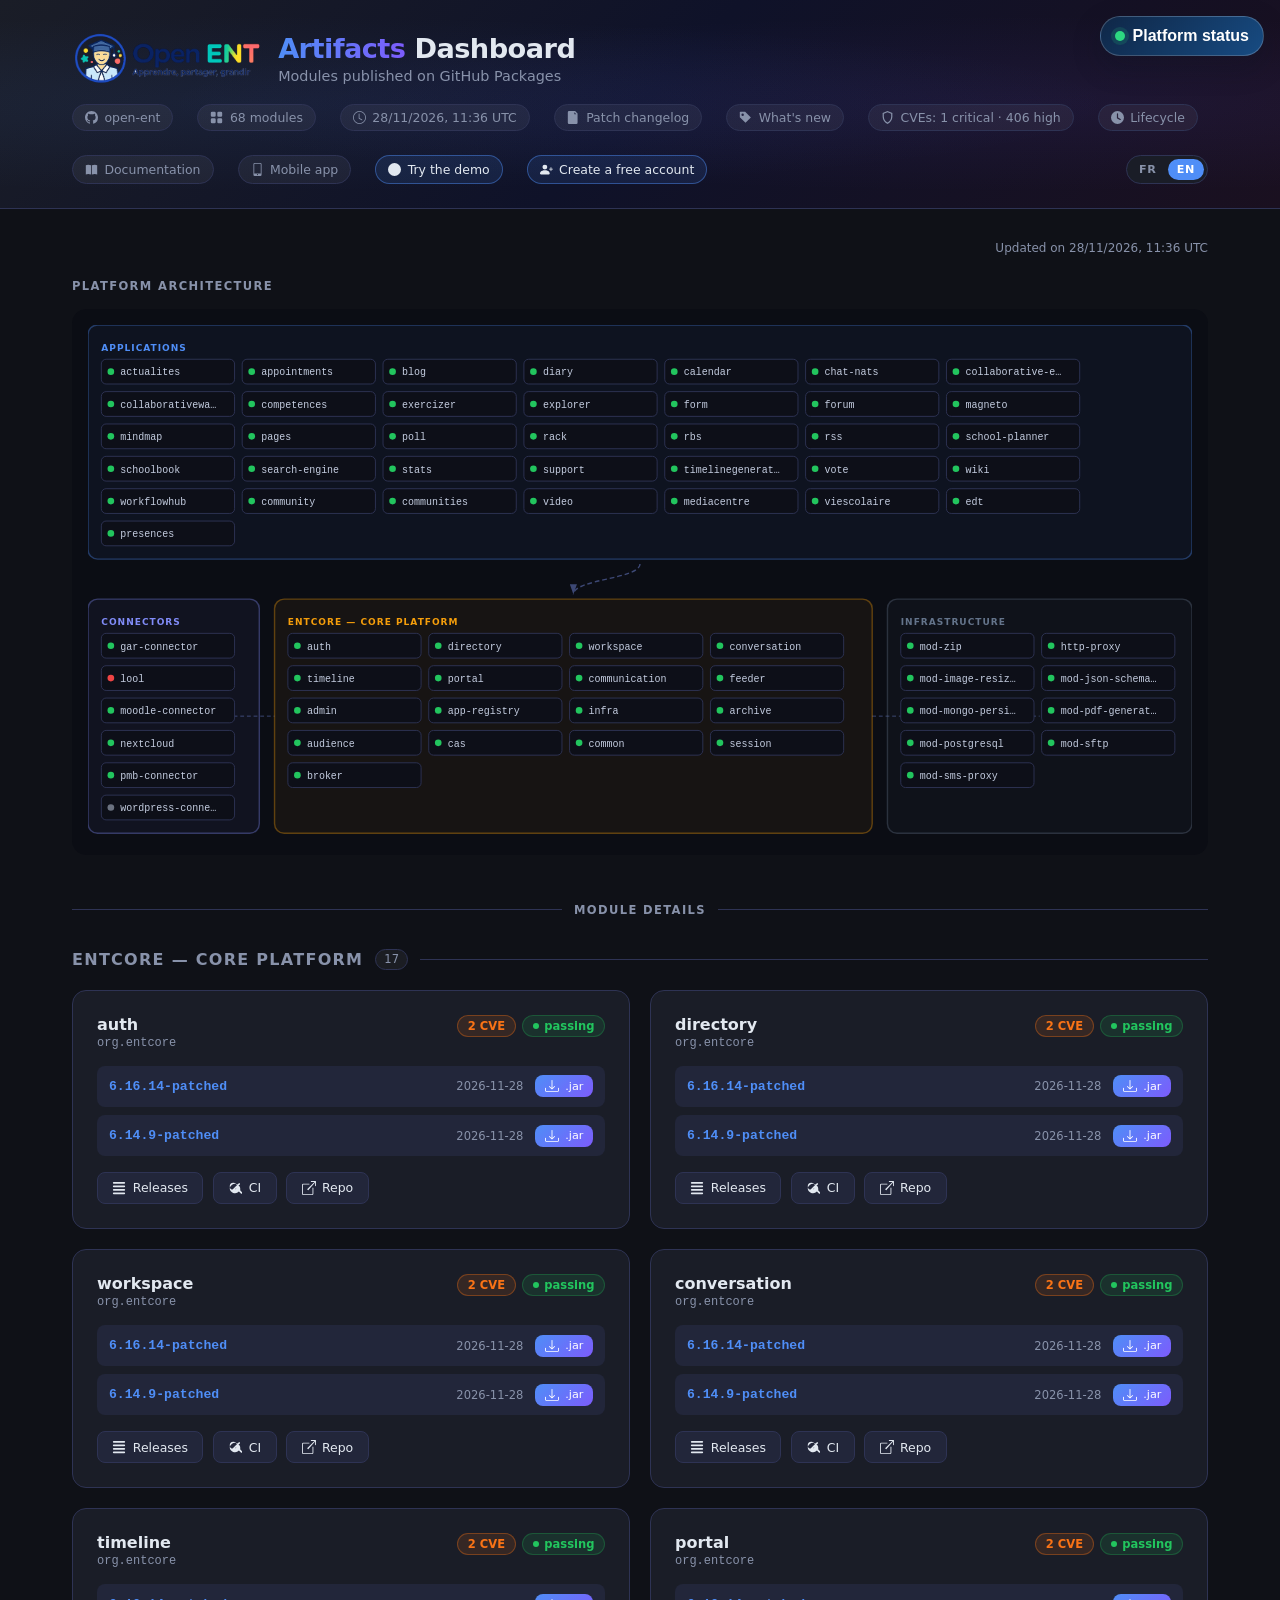
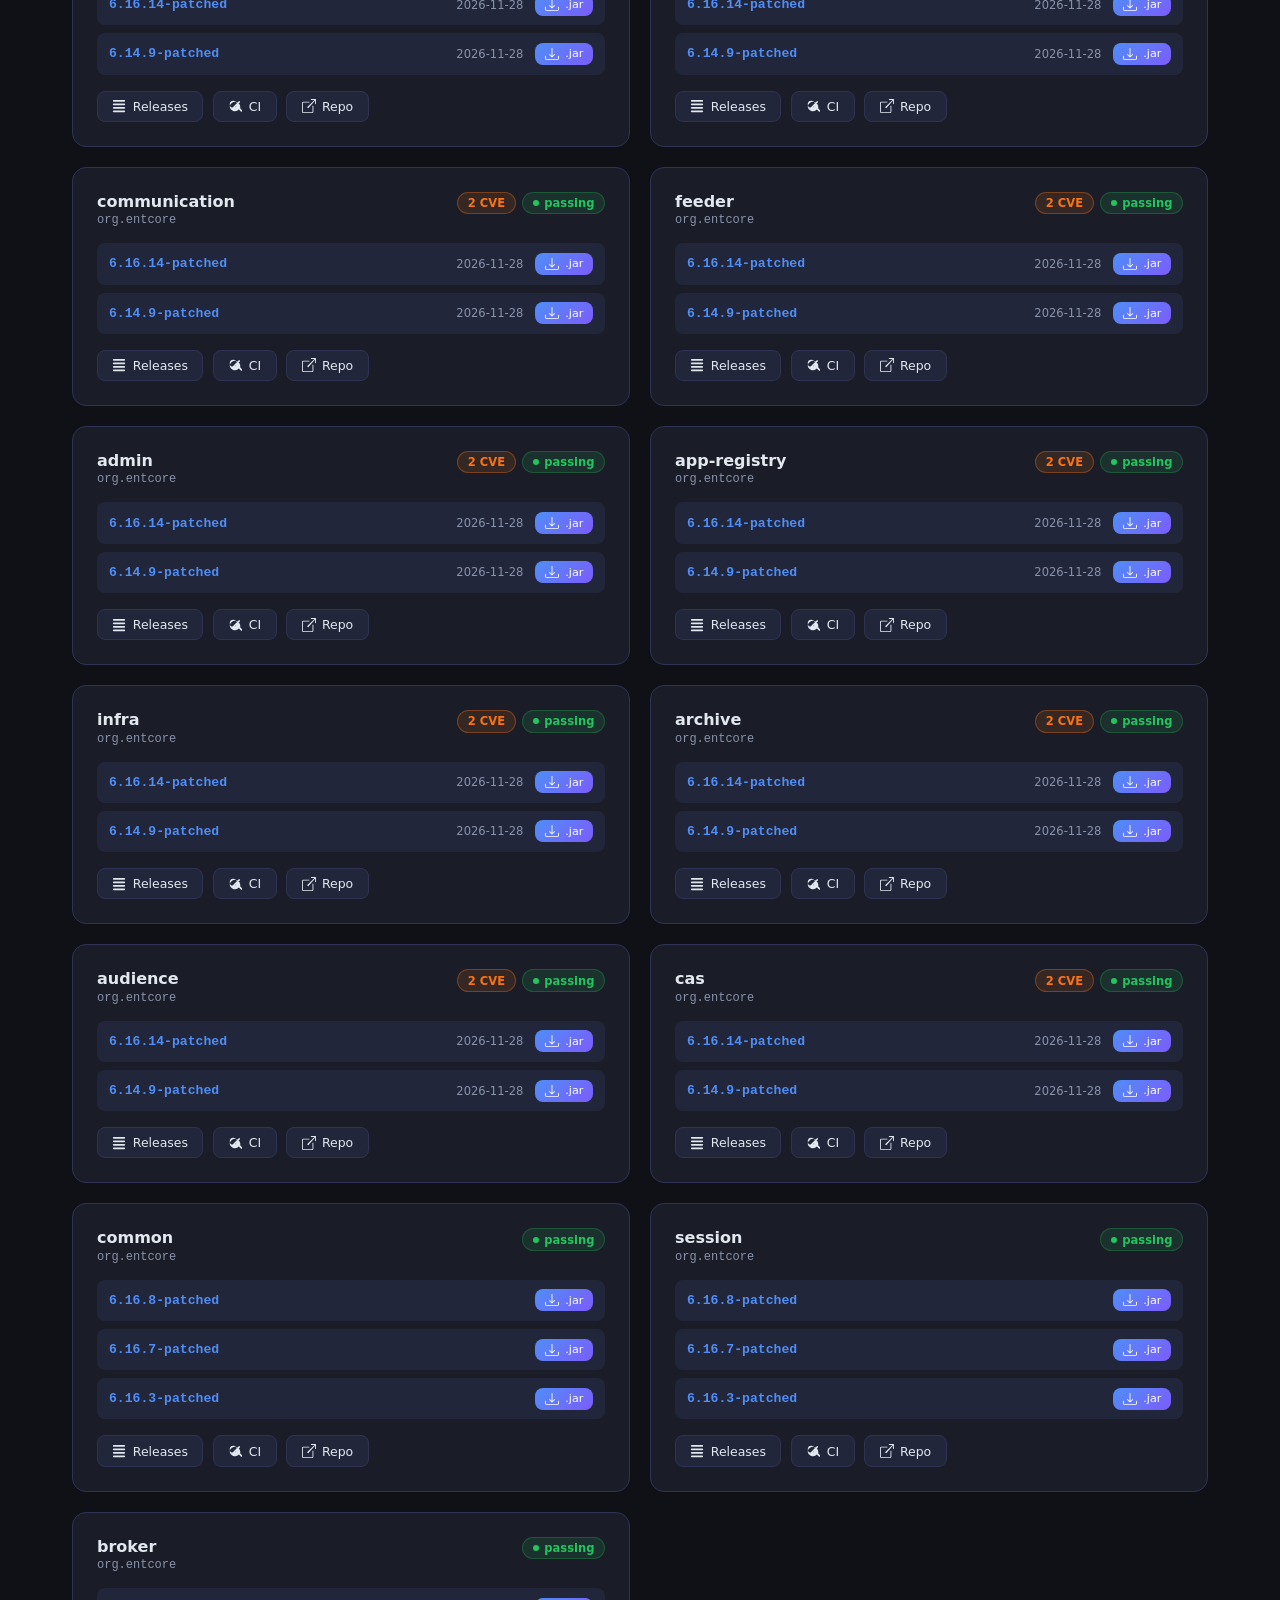
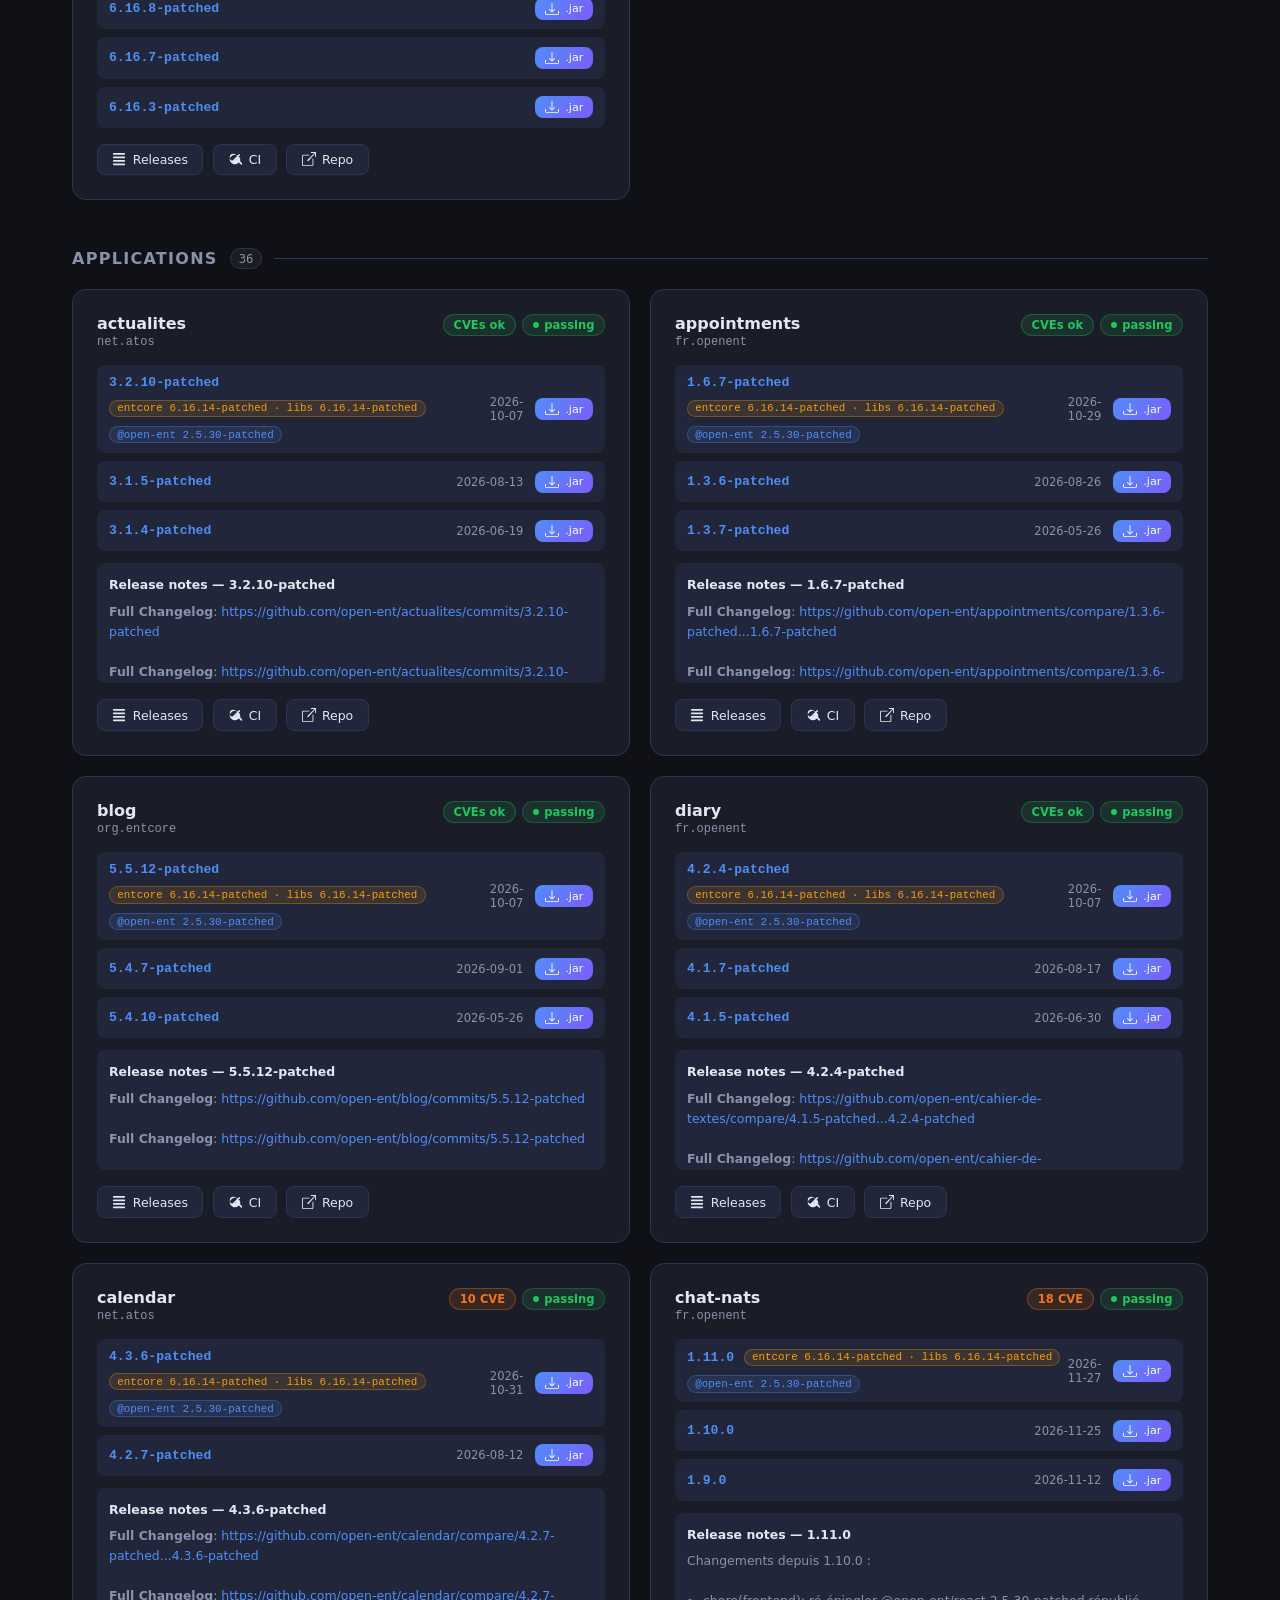
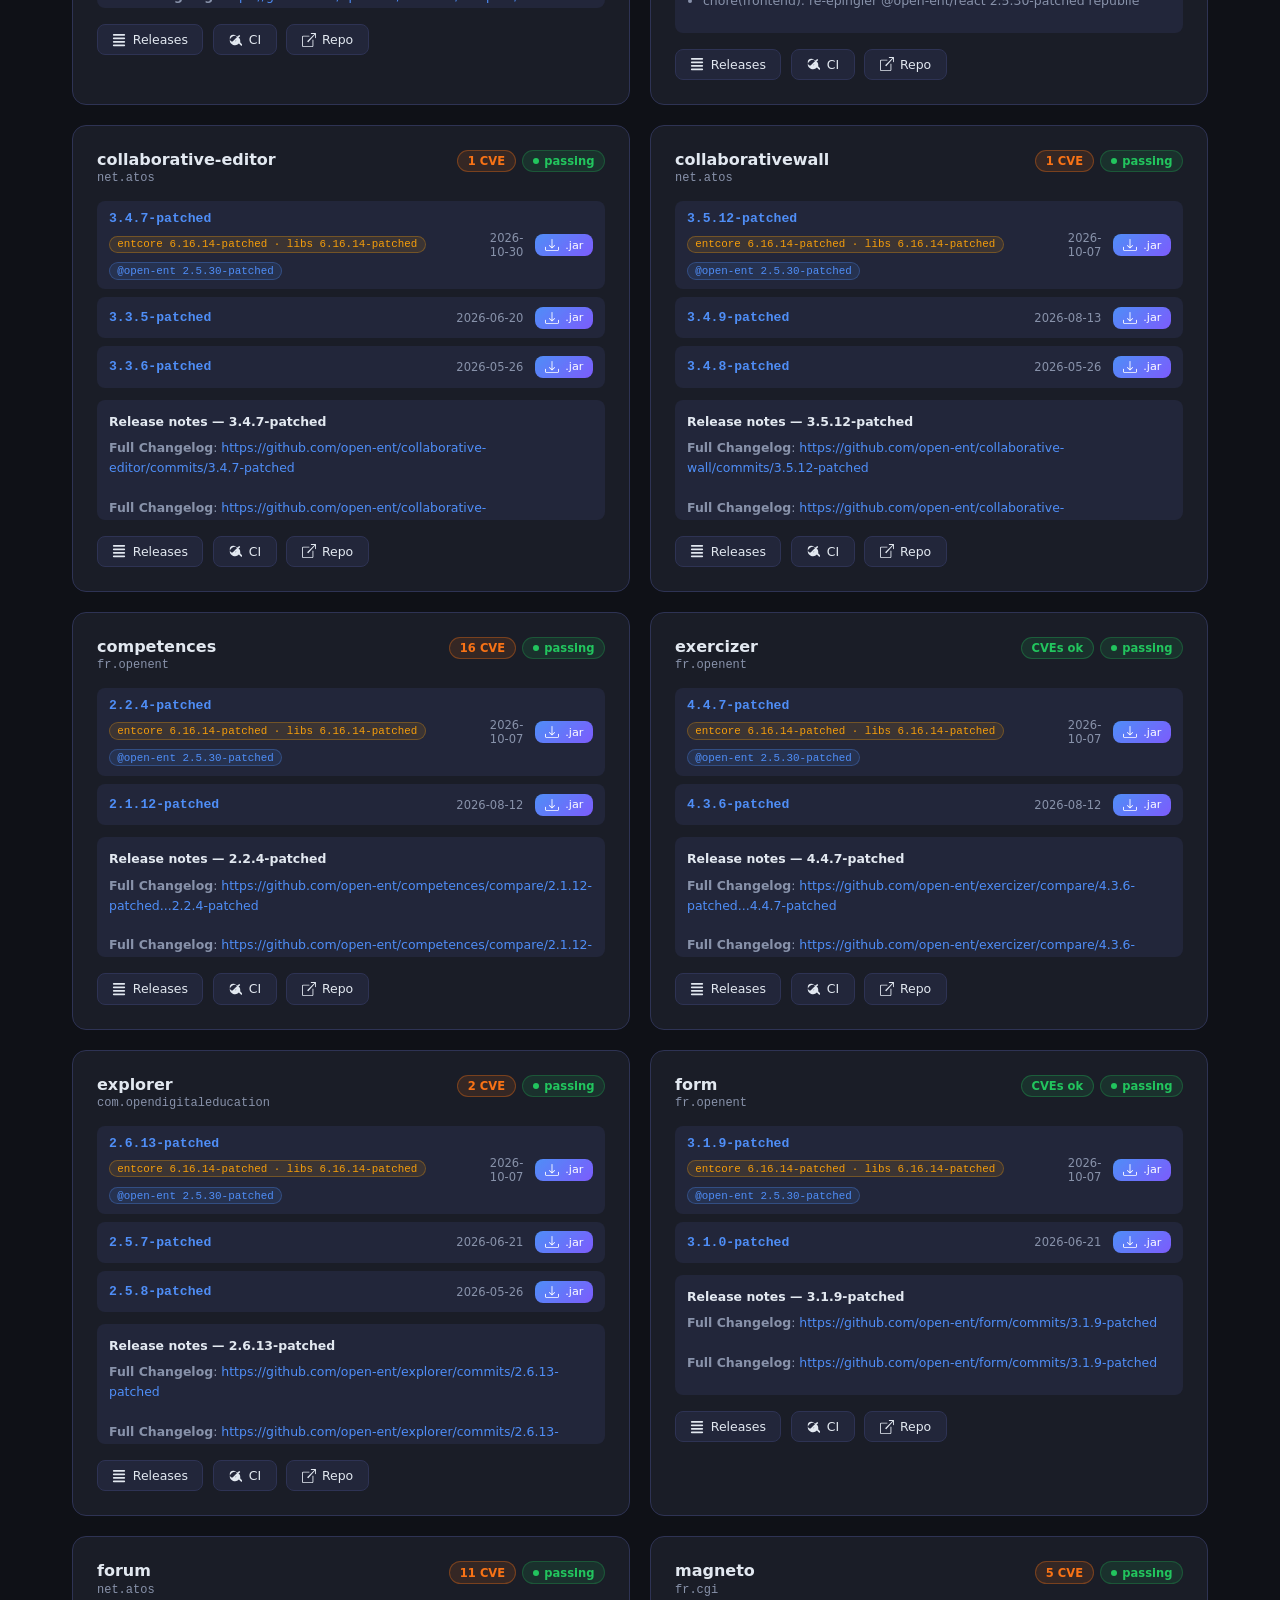
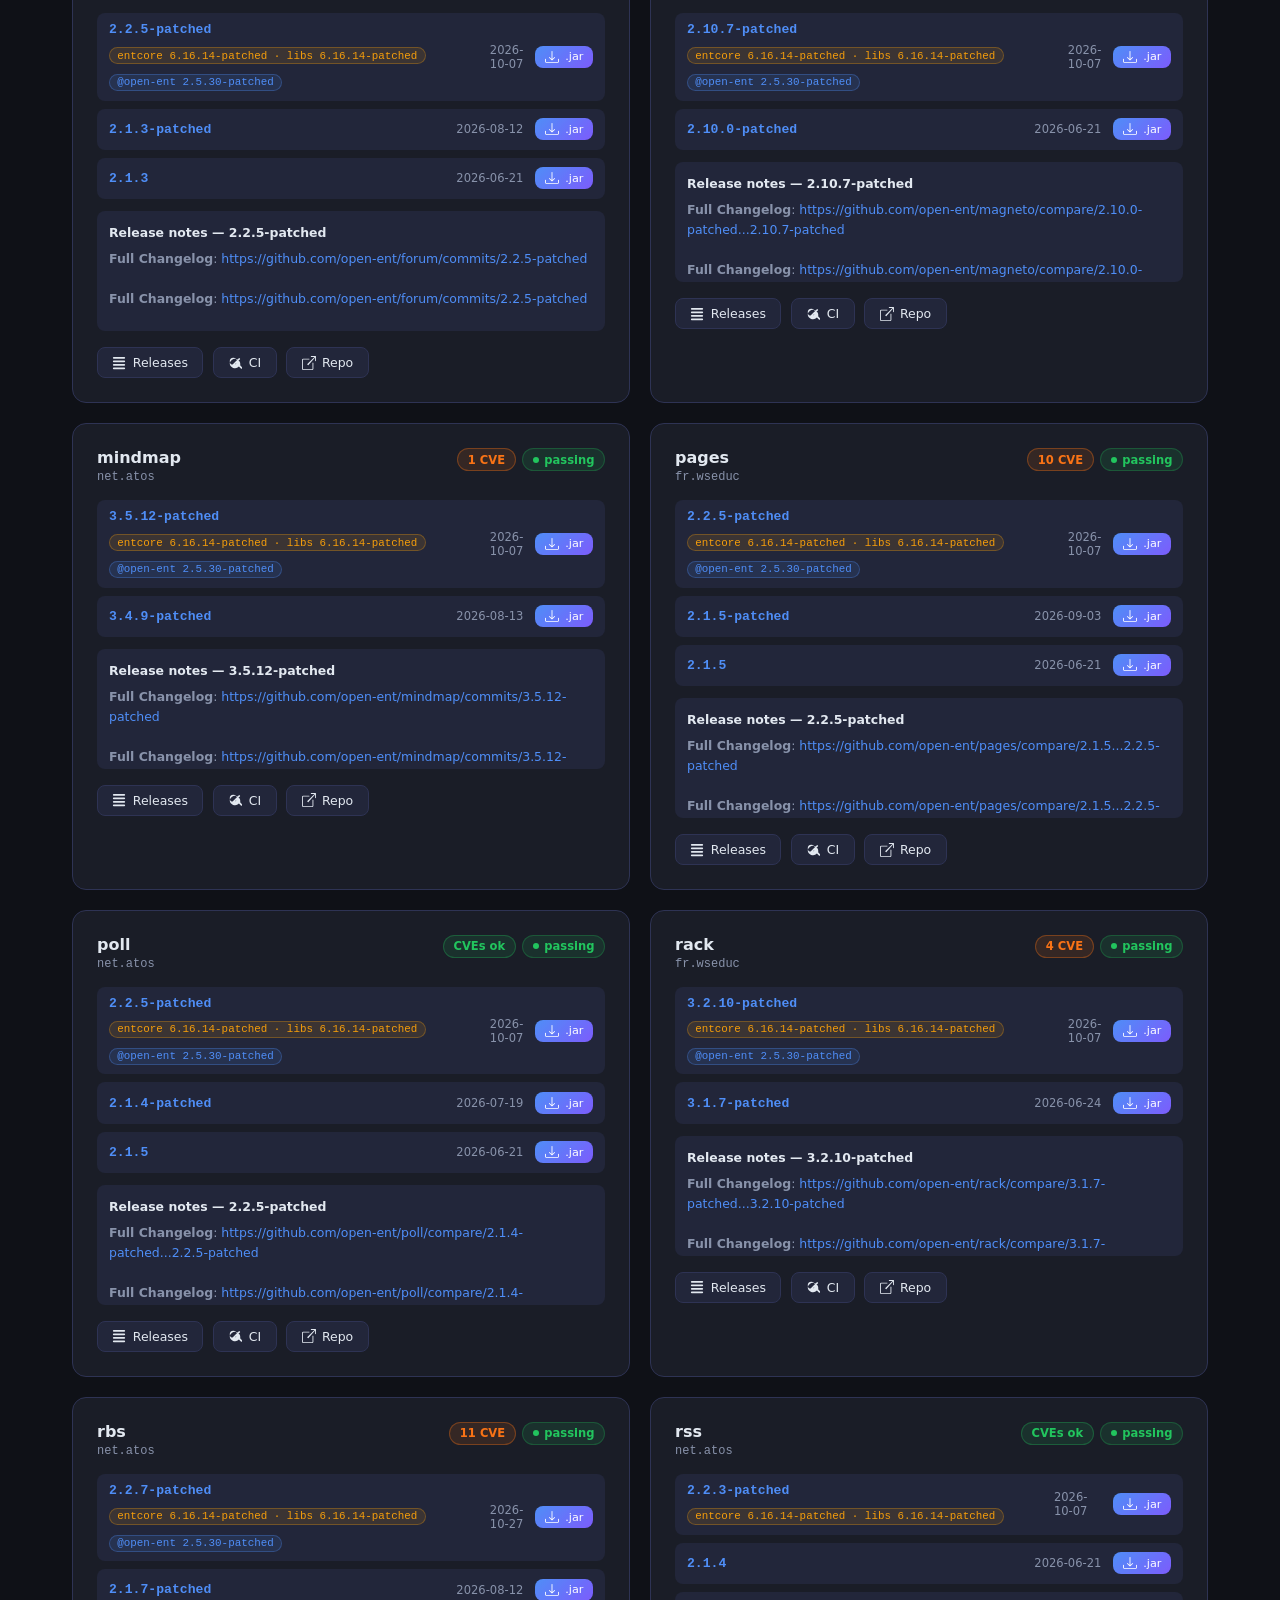
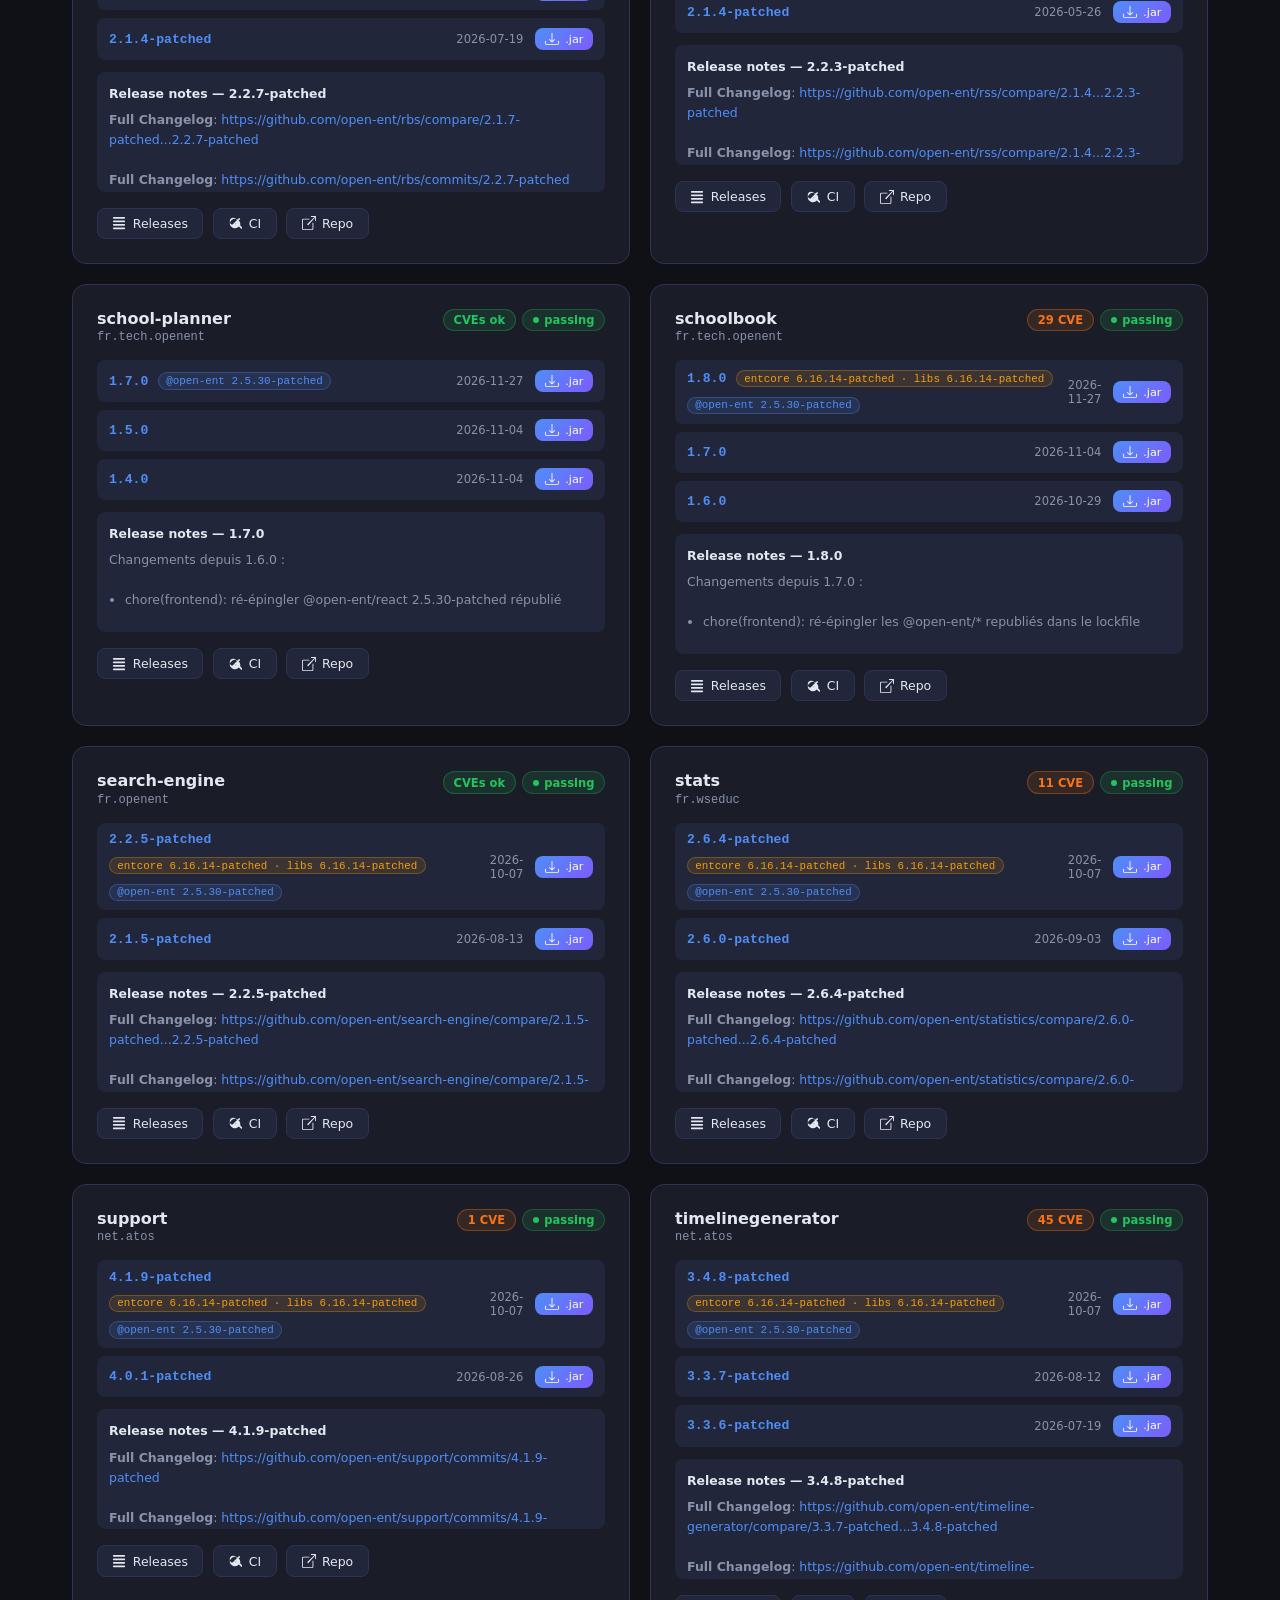
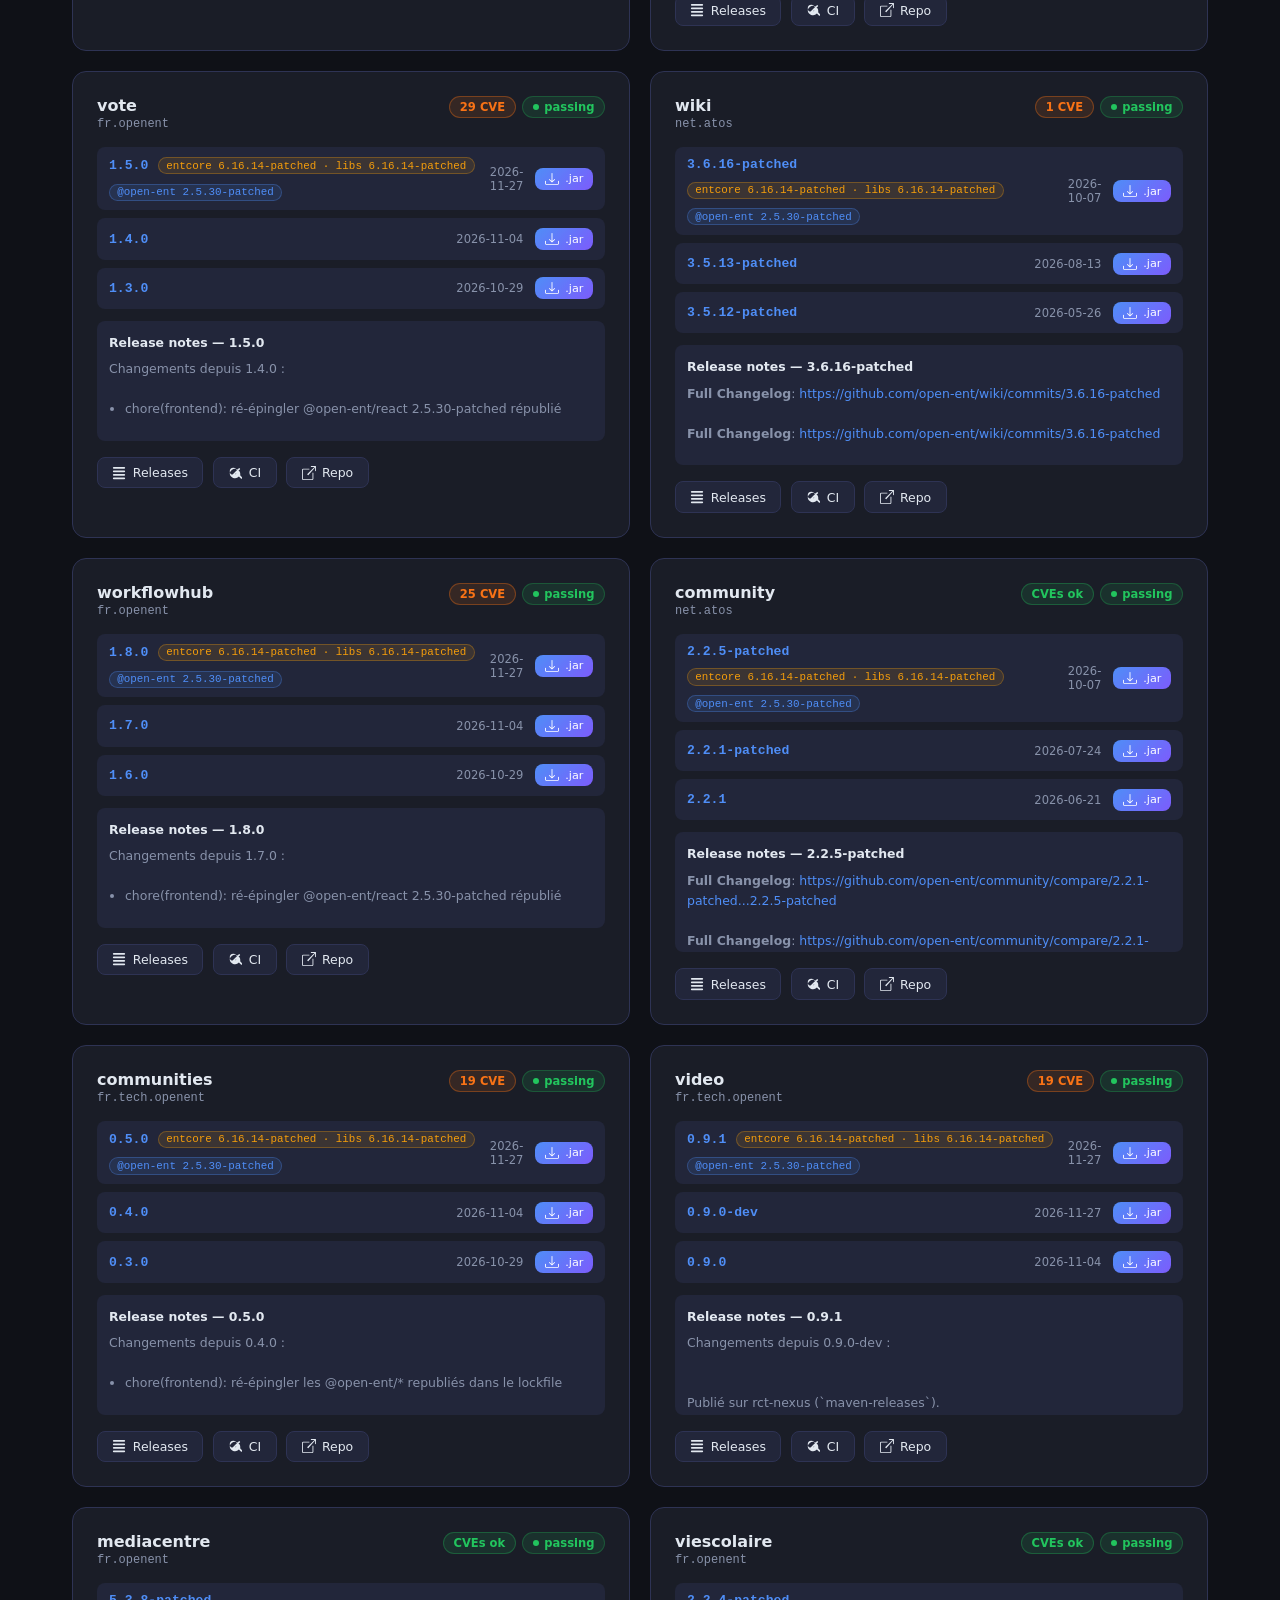
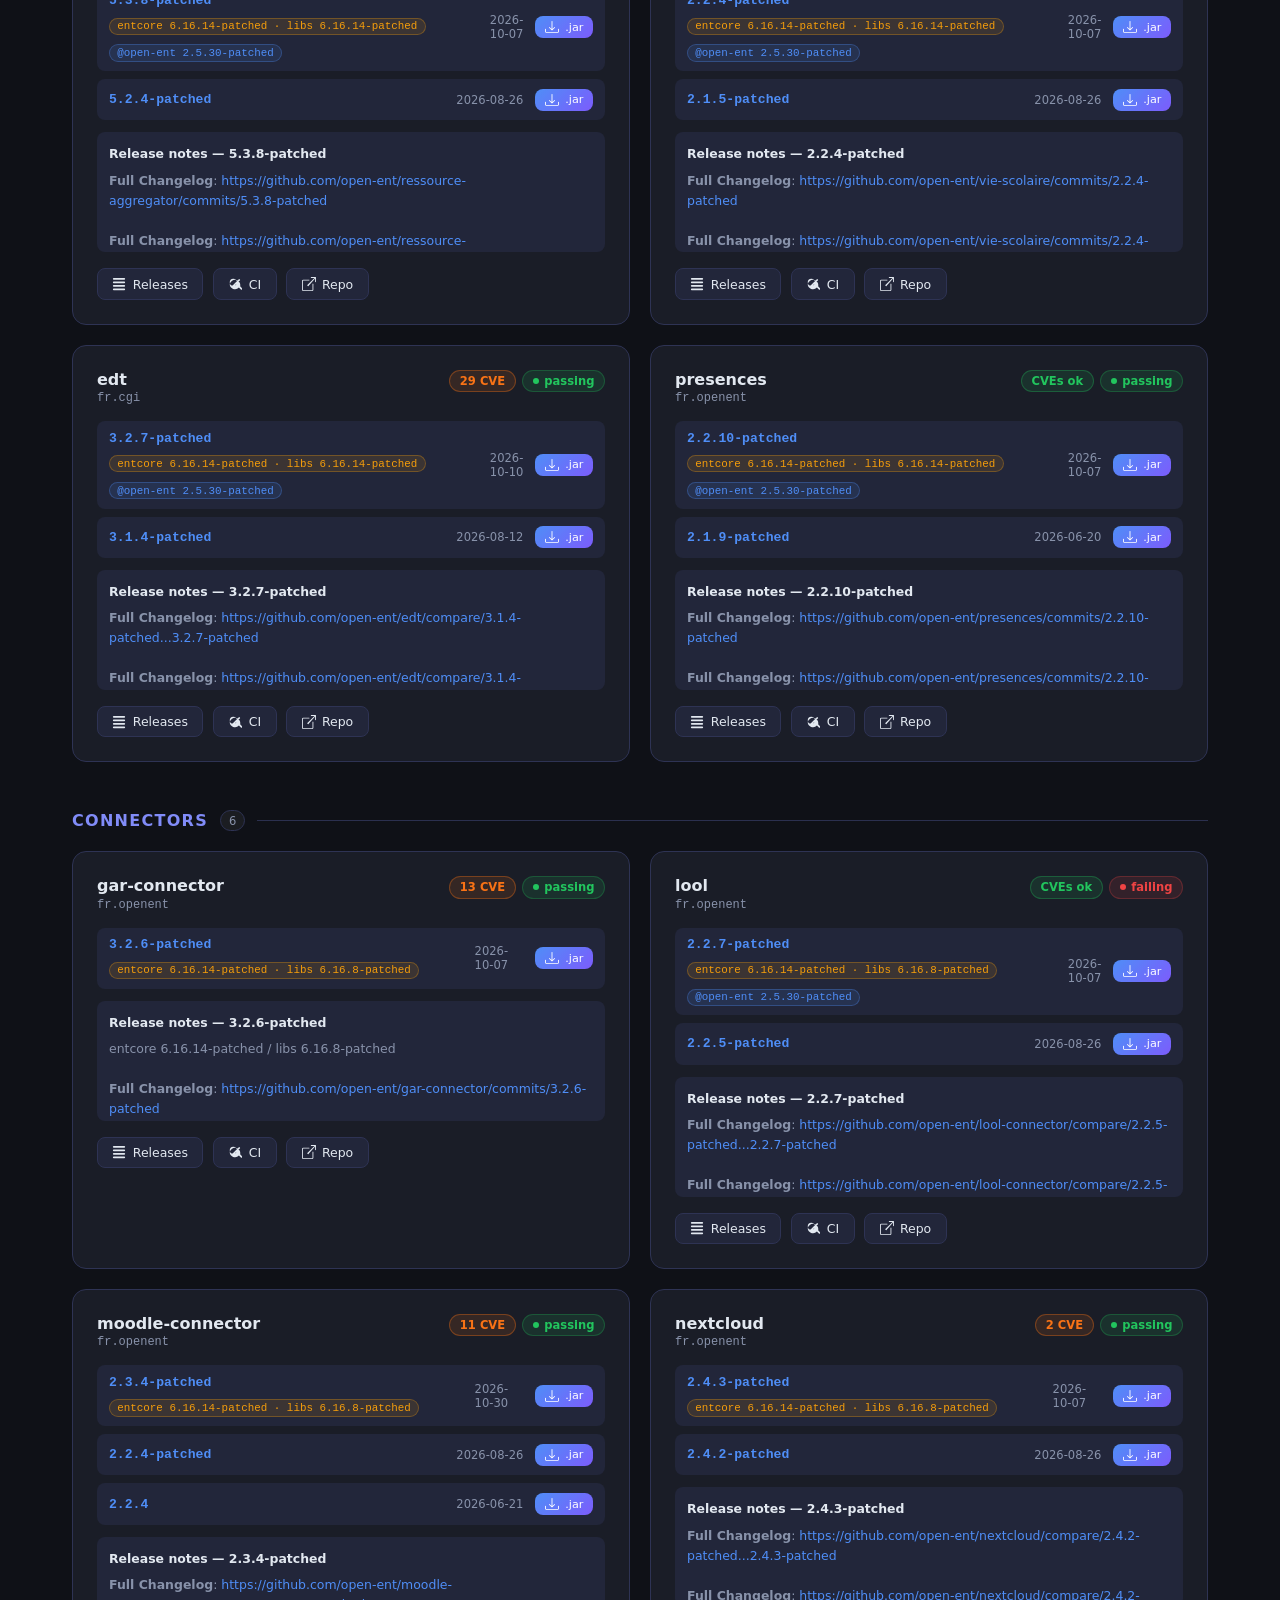
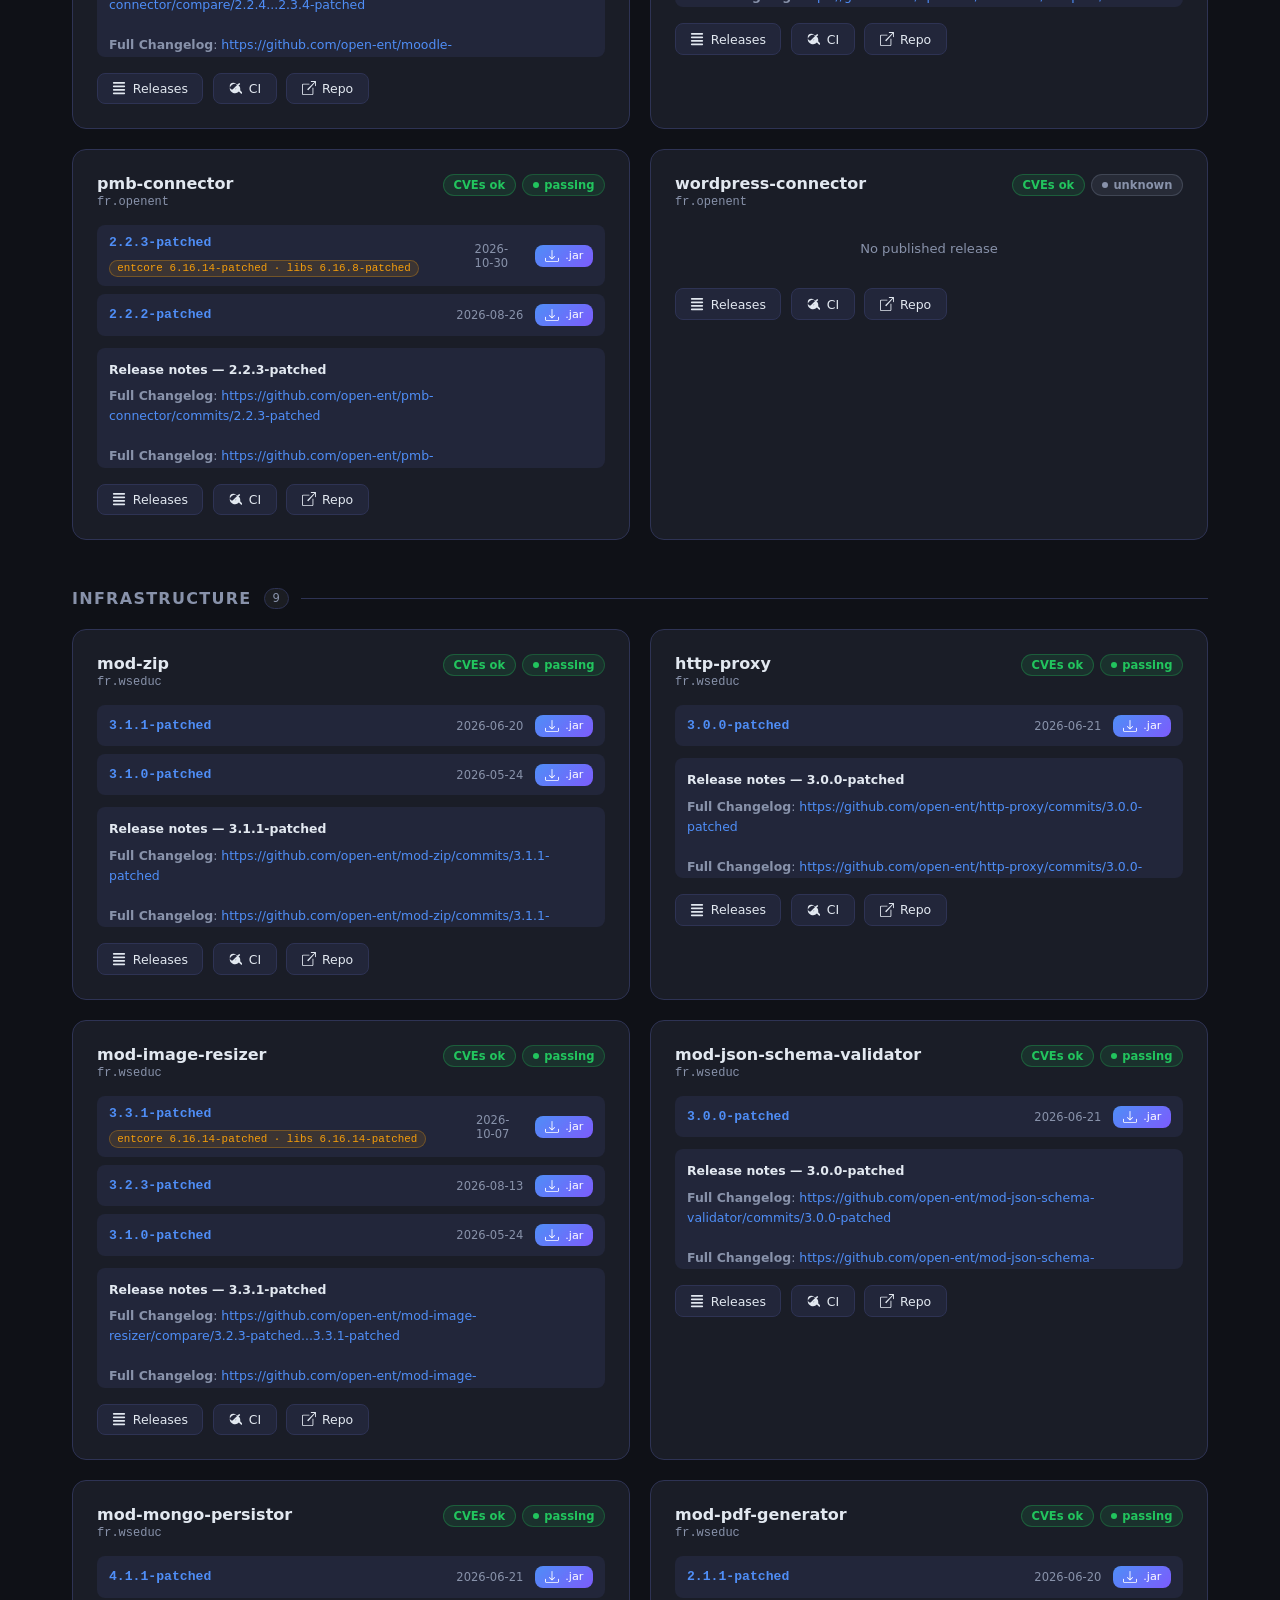
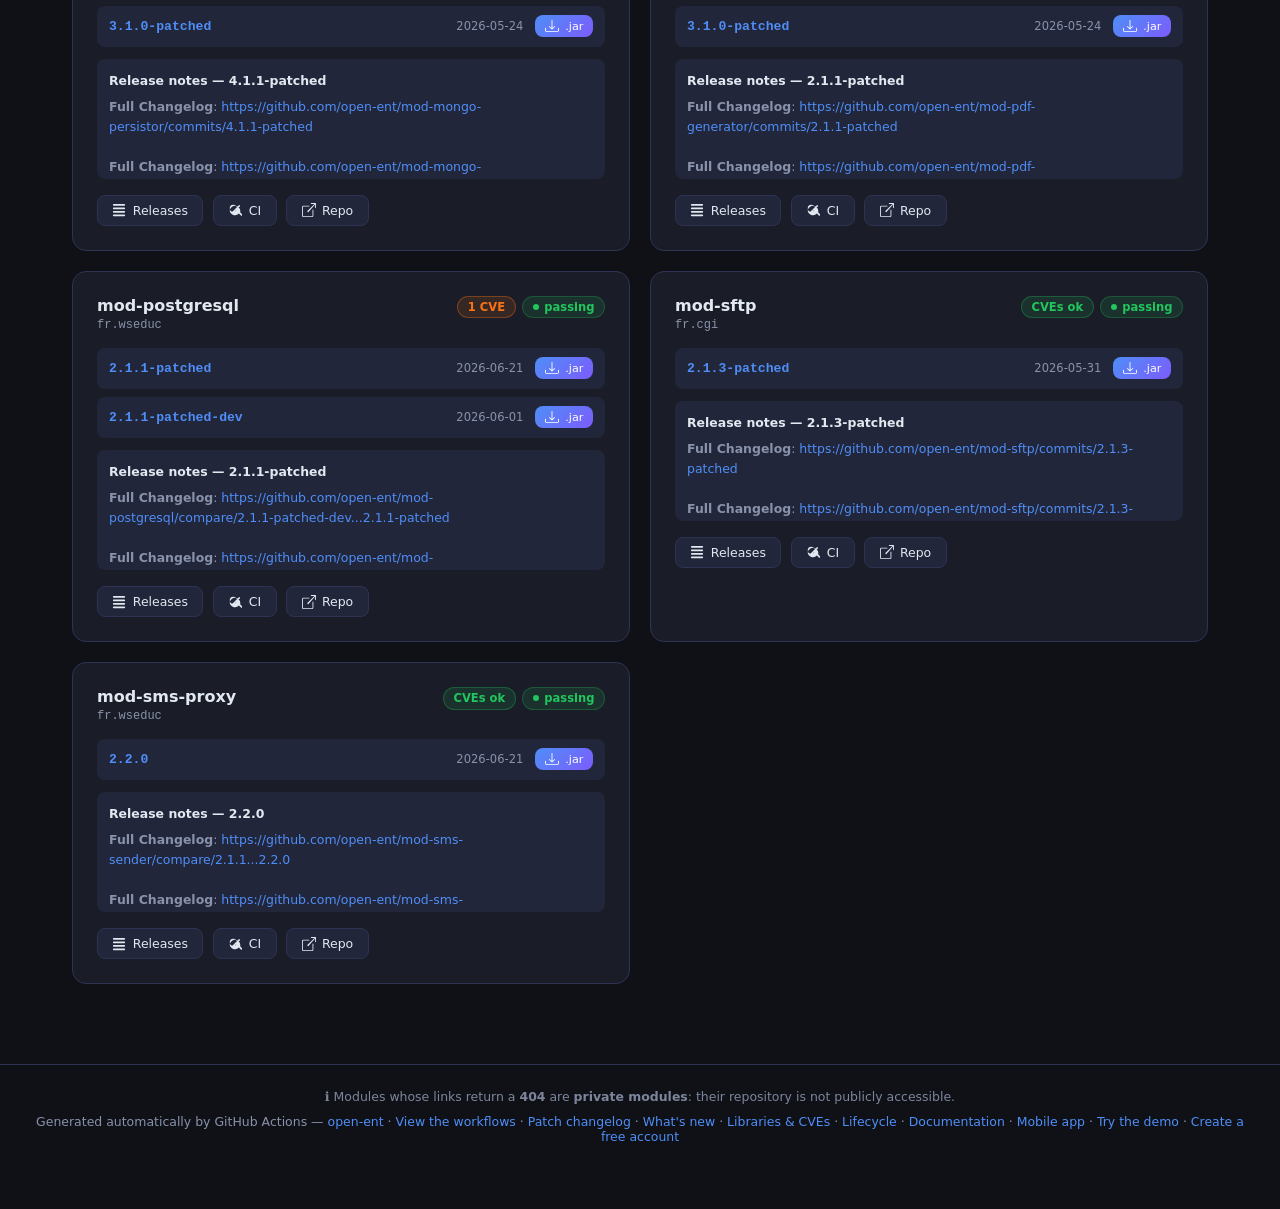
<file: index.html>
<!DOCTYPE html>
<html lang="fr">
<head>
  <meta charset="UTF-8" />
  <meta name="viewport" content="width=device-width, initial-scale=1.0" />
  <title data-i18n="index.title">Open-ENT — Artifacts Dashboard</title>
  <script src="./i18n.js"></script>
  <style>
    :root {
      --bg: #0f1117;
      --surface: #1a1d27;
      --surface2: #22263a;
      --border: #2e3354;
      --accent: #4f8ef7;
      --accent2: #7c5cfc;
      --green: #22c55e;
      --red: #ef4444;
      --yellow: #f59e0b;
      --text: #e2e8f0;
      --muted: #8892aa;
      --font: 'Inter', system-ui, -apple-system, sans-serif;
    }
    * { box-sizing: border-box; margin: 0; padding: 0; }
    body {
      background: var(--bg);
      color: var(--text);
      font-family: var(--font);
      min-height: 100vh;
    }

    /* HEADER */
    header {
      background: linear-gradient(135deg, #1a1d27 0%, #0f1229 50%, #1a1020 100%);
      border-bottom: 1px solid var(--border);
      padding: 2rem 0 1.5rem;
      position: relative;
      overflow: hidden;
    }
    header::before {
      content: '';
      position: absolute; inset: 0;
      background: radial-gradient(ellipse at 20% 50%, rgba(79,142,247,0.08) 0%, transparent 60%),
                  radial-gradient(ellipse at 80% 50%, rgba(124,92,252,0.08) 0%, transparent 60%);
    }
    .header-inner {
      max-width: 1200px;
      margin: 0 auto;
      padding: 0 2rem;
      position: relative;
    }
    .header-top {
      display: flex;
      align-items: center;
      gap: 1rem;
      margin-bottom: 0.5rem;
    }
    .header-logo { height: 52px; object-fit: contain; flex-shrink: 0; }
    h1 { font-size: 1.7rem; font-weight: 700; letter-spacing: -0.02em; }
    h1 span { background: linear-gradient(90deg, var(--accent), var(--accent2)); -webkit-background-clip: text; -webkit-text-fill-color: transparent; }
    .subtitle { color: var(--muted); font-size: 0.9rem; margin-top: 0.25rem; }
    .header-meta {
      display: flex; gap: 1.5rem; margin-top: 1.25rem;
      flex-wrap: wrap;
    }
    .meta-chip {
      display: flex; align-items: center; gap: 0.4rem;
      background: rgba(255,255,255,0.05);
      border: 1px solid var(--border);
      border-radius: 20px;
      padding: 0.3rem 0.75rem;
      font-size: 0.78rem; color: var(--muted);
    }
    .meta-chip svg { width: 13px; height: 13px; }
    a.meta-chip { text-decoration: none; transition: border-color 0.15s, color 0.15s; }
    a.meta-chip:hover { border-color: var(--accent); color: var(--text); }
    .meta-chip-cta { color: var(--text); border-color: rgba(79,142,247,0.45); background: rgba(79,142,247,0.12); }
    .meta-chip-building { color: #38bdf8; border-color: rgba(56,189,248,0.4); background: rgba(56,189,248,0.08); }
    .meta-chip[hidden] { display: none; }

    /* BUILD EN COURS : voyant clignotant */
    @keyframes build-blink {
      0%, 100% { opacity: 1; box-shadow: 0 0 0 0 rgba(56,189,248,0.6); }
      50%      { opacity: 0.35; box-shadow: 0 0 0 4px rgba(56,189,248,0); }
    }
    @keyframes build-blink-svg { 0%, 100% { opacity: 1; } 50% { opacity: 0.2; } }
    .build-dot {
      width: 8px; height: 8px; border-radius: 50%; background: #38bdf8;
      animation: build-blink 1.1s ease-in-out infinite;
    }
    .badge-building { background: rgba(56,189,248,0.12); color: #38bdf8; border: 1px solid rgba(56,189,248,0.35); text-decoration: none; }
    .badge-building .badge-dot { animation: build-blink 1.1s ease-in-out infinite; }
    .badge-queued { background: rgba(245,158,11,0.12); color: var(--yellow); border: 1px solid rgba(245,158,11,0.3); text-decoration: none; }
    .card-building { border-color: rgba(56,189,248,0.45); }
    .arch-building { animation: build-blink-svg 1.1s ease-in-out infinite; }
    @media (prefers-reduced-motion: reduce) {
      .build-dot, .badge-building .badge-dot, .arch-building { animation: none; }
    }

    /* MAIN */
    main {
      max-width: 1200px;
      margin: 0 auto;
      padding: 2rem;
    }

    /* SECTION TITLE */
    .section-header {
      display: flex; align-items: center; gap: 0.75rem;
      margin-bottom: 1.25rem;
    }
    .section-header h2 {
      font-size: 1rem; font-weight: 600; color: var(--muted);
      text-transform: uppercase; letter-spacing: 0.08em;
    }
    .section-line { flex: 1; height: 1px; background: var(--border); }
    .section-header-accent h2 { color: #f59e0b; }
    .section-header-accent .section-line { background: rgba(245,158,11,0.25); }
    .section-count {
      background: rgba(255,255,255,0.05);
      border: 1px solid var(--border);
      border-radius: 12px;
      padding: 0.15rem 0.5rem;
      font-size: 0.72rem; color: var(--muted);
      flex-shrink: 0;
    }
    .card-entcore::before { background: linear-gradient(90deg, #f59e0b, #f97316); }
    .card-entcore:hover { border-color: rgba(245,158,11,0.4); }
    .section-header-connectors h2 { color: #818cf8; }
    .section-header-connectors .section-line { background: rgba(129,140,248,0.25); }
    .card-connectors::before { background: linear-gradient(90deg, #818cf8, #a78bfa); }
    .card-connectors:hover { border-color: rgba(129,140,248,0.4); }

    /* GRID */
    .grid {
      display: grid;
      grid-template-columns: repeat(auto-fill, minmax(440px, 1fr));
      gap: 1.25rem;
      margin-bottom: 3rem;
    }

    /* CARD */
    .card {
      background: var(--surface);
      border: 1px solid var(--border);
      border-radius: 14px;
      padding: 1.5rem;
      transition: border-color 0.2s, transform 0.15s;
      position: relative;
      overflow: hidden;
    }
    .card:hover { border-color: rgba(79,142,247,0.4); transform: translateY(-1px); }
    .card::before {
      content: '';
      position: absolute; top: 0; left: 0; right: 0; height: 3px;
      background: linear-gradient(90deg, var(--accent), var(--accent2));
      opacity: 0;
      transition: opacity 0.2s;
    }
    .card:hover::before { opacity: 1; }

    .card-header { display: flex; align-items: flex-start; justify-content: space-between; gap: 1rem; margin-bottom: 1rem; }
    .card-title { font-size: 1rem; font-weight: 600; }
    .card-group { font-size: 0.75rem; color: var(--muted); margin-top: 0.15rem; font-family: 'SF Mono', 'Fira Code', monospace; }

    /* STATUS BADGE */
    .badge {
      display: inline-flex; align-items: center; gap: 0.35rem;
      padding: 0.2rem 0.6rem; border-radius: 20px;
      font-size: 0.72rem; font-weight: 600;
      flex-shrink: 0;
    }
    .badge-success { background: rgba(34,197,94,0.12); color: var(--green); border: 1px solid rgba(34,197,94,0.25); }
    .badge-failure { background: rgba(239,68,68,0.12); color: var(--red); border: 1px solid rgba(239,68,68,0.25); }
    .badge-unknown { background: rgba(136,146,170,0.12); color: var(--muted); border: 1px solid rgba(136,146,170,0.25); }
    .badge-cve { text-decoration: none; background: rgba(136,146,170,0.12); color: var(--muted); border: 1px solid rgba(136,146,170,0.3); }
    .badge-cve.cve-critical { background: rgba(244,63,94,0.12); color: #f43f5e; border-color: rgba(244,63,94,0.35); }
    .badge-cve.cve-high { background: rgba(249,115,22,0.12); color: #f97316; border-color: rgba(249,115,22,0.35); }
    .badge-cve.cve-ok { background: rgba(34,197,94,0.12); color: var(--green); border-color: rgba(34,197,94,0.3); }
    .badge-cve:hover { filter: brightness(1.2); }
    .card-badges { display: flex; gap: 0.4rem; flex-wrap: wrap; justify-content: flex-end; }
    .badge-dot { width: 6px; height: 6px; border-radius: 50%; background: currentColor; }

    /* VERSION ROW */
    .versions { margin: 0.75rem 0; }
    .version-item {
      display: flex; align-items: center; justify-content: space-between;
      padding: 0.6rem 0.75rem;
      background: var(--surface2);
      border-radius: 8px;
      margin-bottom: 0.5rem;
    }
    .version-tag {
      font-family: 'SF Mono', 'Fira Code', monospace;
      font-size: 0.82rem; font-weight: 600;
      color: var(--accent);
    }
    .version-date { font-size: 0.72rem; color: var(--muted); }
    .entcore-chip {
      font-family: 'SF Mono', 'Fira Code', monospace;
      font-size: 0.68rem;
      background: rgba(245,158,11,0.12);
      color: #f59e0b;
      border: 1px solid rgba(245,158,11,0.3);
      border-radius: 10px;
      padding: 0.1rem 0.45rem;
      white-space: nowrap;
    }
    .frontend-chip {
      font-family: 'SF Mono', 'Fira Code', monospace;
      font-size: 0.68rem;
      background: rgba(79,142,247,0.12);
      color: var(--accent);
      border: 1px solid rgba(79,142,247,0.3);
      border-radius: 10px;
      padding: 0.1rem 0.45rem;
      white-space: nowrap;
      cursor: help;
    }
    .frontend-chip-warn {
      background: rgba(239,68,68,0.12);
      color: var(--red);
      border-color: rgba(239,68,68,0.3);
    }

    /* DESCRIPTION */
    .card-description {
      font-size: 0.78rem; color: var(--muted); line-height: 1.5;
      margin: 0.6rem 0 0;
    }

    /* TECH BADGES */
    .tech-badges { display: flex; flex-wrap: wrap; gap: 0.35rem; margin-top: 0.6rem; }
    .tech-badge {
      display: inline-flex; align-items: center; gap: 0.3rem;
      padding: 0.18rem 0.55rem; border-radius: 12px;
      font-size: 0.68rem; font-weight: 600;
    }
    .tech-badge-fe {
      background: rgba(37,99,235,0.15); color: #60a5fa;
      border: 1px solid rgba(37,99,235,0.35);
    }
    .tech-badge-be {
      background: rgba(22,163,74,0.15); color: #4ade80;
      border: 1px solid rgba(22,163,74,0.35);
    }

    /* ACTIONS */
    .card-actions { display: flex; gap: 0.6rem; margin-top: 1rem; flex-wrap: wrap; }
    .btn {
      display: inline-flex; align-items: center; gap: 0.4rem;
      padding: 0.45rem 0.9rem; border-radius: 8px;
      font-size: 0.78rem; font-weight: 500;
      text-decoration: none;
      transition: opacity 0.15s, transform 0.1s;
      border: none; cursor: pointer;
    }
    .btn:hover { opacity: 0.85; transform: translateY(-1px); }
    .btn-primary { background: linear-gradient(135deg, var(--accent), var(--accent2)); color: white; }
    .btn-secondary { background: var(--surface2); color: var(--text); border: 1px solid var(--border); }
    .btn svg { width: 14px; height: 14px; }

    /* CHANGELOG */
    .changelog {
      background: var(--surface2);
      border-radius: 8px;
      padding: 0.75rem;
      margin-top: 0.75rem;
      font-size: 0.78rem;
      color: var(--muted);
      line-height: 1.6;
      max-height: 120px;
      overflow-y: auto;
    }
    .changelog a { color: var(--accent); text-decoration: none; }
    .changelog a:hover { text-decoration: underline; }
    .changelog::-webkit-scrollbar { width: 4px; }
    .changelog::-webkit-scrollbar-track { background: transparent; }
    .changelog::-webkit-scrollbar-thumb { background: var(--border); border-radius: 2px; }
    .changelog h3 { font-size: 0.78rem; color: var(--text); margin-bottom: 0.4rem; }
    .changelog ul { padding-left: 1rem; }
    .changelog li { margin-bottom: 0.15rem; }

    /* EMPTY STATE */
    .empty { color: var(--muted); font-size: 0.82rem; text-align: center; padding: 1rem; }

    /* FOOTER */
    footer {
      border-top: 1px solid var(--border);
      padding: 1.5rem 2rem;
      text-align: center;
      font-size: 0.78rem;
      color: var(--muted);
    }
    footer a { color: var(--accent); text-decoration: none; }

    /* UPDATED AT */
    #updated-at { font-size: 0.75rem; color: var(--muted); text-align: right; margin-bottom: 1.5rem; }

    /* ARCHITECTURE DIAGRAM */
    #arch-container { margin-bottom: 3rem; }
    #arch-container h2 {
      font-size: 0.72rem; font-weight: 700; text-transform: uppercase;
      letter-spacing: 0.12em; color: var(--muted); margin-bottom: 1rem;
    }
    #arch-svg { width: 100%; overflow: hidden; border-radius: 14px; display: block; }
    .arch-chip { cursor: pointer; }
    .arch-chip:hover { opacity: 0.82; }
    .arch-chip rect { transition: stroke 0.15s; }
    .arch-chip:hover rect { stroke: rgba(79,142,247,0.55) !important; }

    /* SECTION DIVIDER */
    .section-divider {
      display: flex; align-items: center; gap: 0.75rem;
      margin: 0 0 2rem;
    }
    .section-divider span {
      font-size: 0.72rem; font-weight: 700; text-transform: uppercase;
      letter-spacing: 0.12em; color: var(--muted); white-space: nowrap;
    }
    .section-divider hr {
      flex: 1; border: none; border-top: 1px solid var(--border);
    }

    html { scroll-behavior: smooth; }
    .card:target {
      border-color: rgba(79,142,247,0.7);
      box-shadow: 0 0 0 3px rgba(79,142,247,0.15);
    }

    @media (max-width: 600px) {
      .grid { grid-template-columns: 1fr; }
      header { padding: 1.25rem 0 1rem; }
      h1 { font-size: 1.3rem; }
    }
  </style>
</head>
<body>
<div data-openent-uptime-link style="position:fixed;top:16px;right:16px;z-index:9999;font-family:Segoe UI,Tahoma,sans-serif;">
  <a href="/uptime/" style="display:inline-flex;align-items:center;gap:8px;padding:10px 14px;border-radius:999px;background:linear-gradient(135deg,#0f2747,#174b82);color:#fff;text-decoration:none;box-shadow:0 10px 30px rgba(8,17,31,.22);border:1px solid rgba(255,255,255,.2);font-weight:700;">
    <span style="display:inline-block;width:10px;height:10px;border-radius:50%;background:#2dd881;box-shadow:0 0 0 4px rgba(45,216,129,.15);"></span>
    <span data-i18n="common.platformStatus">Statut plateforme</span>
  </a>
</div>

<header>
  <div class="header-inner">
    <div class="header-top">
      <img src="logo-text.png" alt="Open-ENT" class="header-logo">
      <div>
        <h1><span>Artifacts</span> Dashboard</h1>
        <div class="subtitle" data-i18n="index.subtitle">Modules publiés sur GitHub Packages</div>
      </div>
    </div>
    <div class="header-meta">
      <span class="meta-chip">
        <svg viewBox="0 0 16 16" fill="currentColor"><path d="M8 0C3.58 0 0 3.58 0 8c0 3.54 2.29 6.53 5.47 7.59.4.07.55-.17.55-.38 0-.19-.01-.82-.01-1.49-2.01.37-2.53-.49-2.69-.94-.09-.23-.48-.94-.82-1.13-.28-.15-.68-.52-.01-.53.63-.01 1.08.58 1.23.82.72 1.21 1.87.87 2.33.66.07-.52.28-.87.51-1.07-1.78-.2-3.64-.89-3.64-3.95 0-.87.31-1.59.82-2.15-.08-.2-.36-1.02.08-2.12 0 0 .67-.21 2.2.82.64-.18 1.32-.27 2-.27.68 0 1.36.09 2 .27 1.53-1.04 2.2-.82 2.2-.82.44 1.1.16 1.92.08 2.12.51.56.82 1.27.82 2.15 0 3.07-1.87 3.75-3.65 3.95.29.25.54.73.54 1.48 0 1.07-.01 1.93-.01 2.2 0 .21.15.46.55.38A8.013 8.013 0 0016 8c0-4.42-3.58-8-8-8z"/></svg>
        open-ent
      </span>
      <span class="meta-chip" id="modules-count-chip">
        <svg viewBox="0 0 16 16" fill="currentColor"><path d="M1 2.5A1.5 1.5 0 012.5 1h3A1.5 1.5 0 017 2.5v3A1.5 1.5 0 015.5 7h-3A1.5 1.5 0 011 5.5v-3zm8 0A1.5 1.5 0 0110.5 1h3A1.5 1.5 0 0115 2.5v3A1.5 1.5 0 0113.5 7h-3A1.5 1.5 0 019 5.5v-3zm-8 8A1.5 1.5 0 012.5 9h3A1.5 1.5 0 017 10.5v3A1.5 1.5 0 015.5 15h-3A1.5 1.5 0 011 13.5v-3zm8 0A1.5 1.5 0 0110.5 9h3A1.5 1.5 0 0115 10.5v3A1.5 1.5 0 0113.5 15h-3A1.5 1.5 0 019 13.5v-3z"/></svg>
        <span id="modules-count">… modules</span>
      </span>
      <span class="meta-chip" id="last-updated-chip">
        <svg viewBox="0 0 16 16" fill="currentColor"><path d="M8 3.5a.5.5 0 00-1 0V9a.5.5 0 00.252.434l3.5 2a.5.5 0 00.496-.868L8 8.71V3.5z"/><path d="M8 16A8 8 0 108 0a8 8 0 000 16zm7-8A7 7 0 111 8a7 7 0 0114 0z"/></svg>
        <span id="last-updated-text" data-i18n="common.loading">Chargement...</span>
      </span>
      <a class="meta-chip" href="./changelog.html" title="Synthèse des modifications apportées par les forks « -patched »" data-i18n-title="index.tipChangelog">
        <svg viewBox="0 0 16 16" fill="currentColor"><path d="M3 0h7l3 3v11.5A1.5 1.5 0 0111.5 16h-9A1.5 1.5 0 011 14.5v-13A1.5 1.5 0 012.5 0H3zm6 1.5V4h2.5L9 1.5zM4 7h6v1H4V7zm0 3h6v1H4v-1z"/></svg>
        <span data-i18n="nav.changelog">Changelog des patchs</span>
      </a>
      <a class="meta-chip" href="./updates.html" title="Les dernières versions publiées, semaine après semaine" data-i18n-title="index.tipUpdates">
        <svg viewBox="0 0 16 16" fill="currentColor"><path d="M2 1h5.6l7 7-6.6 6.6-7-7V1.1L2 1zm2.5 2a1.5 1.5 0 100 3 1.5 1.5 0 000-3z"/></svg>
        <span data-i18n="nav.updates">Nouveautés</span>
      </a>
      <a class="meta-chip" href="./security.html" title="Dépendances et vulnérabilités connues (CVE) des modules" data-i18n-title="index.tipSecurity">
        <svg viewBox="0 0 16 16" fill="currentColor"><path d="M8 0l6 2.5v4.6c0 3.9-2.6 7.4-6 8.9-3.4-1.5-6-5-6-8.9V2.5L8 0zm0 1.6L3.5 3.5v3.6c0 3 1.9 5.8 4.5 7.1 2.6-1.3 4.5-4.1 4.5-7.1V3.5L8 1.6z"/></svg>
        <span id="cve-chip-text" data-i18n="nav.security">Librairies &amp; CVE</span>
      </a>
      <a class="meta-chip" href="./lcm.html" title="Fin de support des briques techniques et marge restante" data-i18n-title="index.tipLcm">
        <svg viewBox="0 0 16 16" fill="currentColor"><path d="M8 0a8 8 0 100 16A8 8 0 008 0zM7.25 3.5a.75.75 0 011.5 0V8l3 1.75a.75.75 0 01-.75 1.3L7.6 9.2a.75.75 0 01-.35-.64V3.5z"/></svg>
        <span data-i18n="nav.lcm">Cycle de vie</span>
      </a>
      <a class="meta-chip" href="https://doc.tech.fr/open-ent-dev/" target="_blank" rel="noopener" title="Documentation fonctionnelle et technique d’Open-ENT" data-i18n-title="index.tipDocs">
        <svg viewBox="0 0 16 16" fill="currentColor"><path d="M1 2.8C2.6 2 4.8 1.8 7.5 2.8v11.4C4.8 13.2 2.6 13.4 1 14.2V2.8zm14 0v11.4c-1.6-.8-3.8-1-6.5 0V2.8c2.7-1 4.9-.8 6.5 0z"/></svg>
        <span data-i18n="nav.docs">Documentation</span>
      </a>
      <a class="meta-chip" href="https://www.ent-scolaire.fr/discover#mobile" target="_blank" rel="noopener" title="Découvrir l’application mobile Open-ENT" data-i18n-title="index.tipMobile">
        <svg viewBox="0 0 16 16" fill="currentColor"><path d="M4.5 0h7A1.5 1.5 0 0113 1.5v13a1.5 1.5 0 01-1.5 1.5h-7A1.5 1.5 0 013 14.5v-13A1.5 1.5 0 014.5 0zM4.5 1a.5.5 0 00-.5.5V13h8V1.5a.5.5 0 00-.5-.5h-7zM8 13.6a.7.7 0 100 1.4.7.7 0 000-1.4z"/></svg>
        <span data-i18n="nav.mobile">Application mobile</span>
      </a>
      <a class="meta-chip meta-chip-cta" href="https://www.ent-scolaire.fr/discover#tester" target="_blank" rel="noopener" title="Recevoir un accès de découverte à la plateforme de démonstration" data-i18n-title="index.tipDemo">
        <svg viewBox="0 0 16 16" fill="currentColor"><path d="M8 16A8 8 0 108 0a8 8 0 000 16zM6.5 4.8v6.4L11.6 8 6.5 4.8z"/></svg>
        <span data-i18n="nav.demo">Essayer la démo</span>
      </a>
      <a class="meta-chip meta-chip-cta register-link" href="https://www.ent-scolaire.fr/dashboard/register?lang=en" target="_blank" rel="noopener" title="Créer un compte sur la plateforme de démonstration ent-scolaire.fr" data-i18n-title="index.tipRegister">
        <svg viewBox="0 0 16 16" fill="currentColor"><path d="M6 8a3 3 0 100-6 3 3 0 000 6zm-5 6s-1 0-1-1 1-4 6-4 6 3 6 4-1 1-1 1H1zM13.5 5a.5.5 0 01.5.5V7h1.5a.5.5 0 010 1H14v1.5a.5.5 0 01-1 0V8h-1.5a.5.5 0 010-1H13V5.5a.5.5 0 01.5-.5z"/></svg>
        <span data-i18n="nav.register">Créer un compte gratuit</span>
      </a>
      <span class="meta-chip meta-chip-building" id="builds-chip" hidden>
        <span class="build-dot"></span>
        <span id="builds-chip-text"></span>
      </span>
      <span data-lang-switch style="margin-left:auto;align-self:center;"></span>
    </div>
  </div>
</header>

<main>
  <div id="updated-at"></div>
  <div id="arch-container">
    <h2 data-i18n="index.archTitle">Architecture de la plateforme</h2>
    <div id="arch-svg"></div>
  </div>
  <div class="section-divider"><hr><span data-i18n="index.moduleDetail">Détail des modules</span><hr></div>
  <div id="dashboard"><div class="empty" data-i18n="index.loadingArtifacts">Chargement des artefacts…</div></div>
</main>

<footer>
  <p style="margin:0 0 .6rem; opacity:.9;">
    ℹ️ <span data-i18n="index.footerPrivate" data-i18n-html>Les modules dont les liens renvoient une erreur <strong>404</strong> sont des <strong>modules privés</strong> : leur dépôt n'est pas accessible publiquement.</span>
  </p>
  <span data-i18n="index.footerGenerated">Généré automatiquement via GitHub Actions —</span>
  <a href="https://github.com/open-ent" target="_blank">open-ent</a> ·
  <a href="https://github.com/open-ent/open-ent.github.io/actions" target="_blank" data-i18n="index.footerWorkflows">Voir les workflows</a> ·
  <a href="./changelog.html" data-i18n="nav.changelog">Changelog des patchs</a> ·
  <a href="./updates.html" data-i18n="nav.updates">Nouveautés</a> ·
  <a href="./security.html" data-i18n="nav.security">Librairies &amp; CVE</a> ·
  <a href="./lcm.html" data-i18n="nav.lcm">Cycle de vie</a> ·
  <a href="https://doc.tech.fr/open-ent-dev/" target="_blank" rel="noopener" data-i18n="nav.docs">Documentation</a> ·
  <a href="https://www.ent-scolaire.fr/discover#mobile" target="_blank" rel="noopener" data-i18n="nav.mobile">Application mobile</a> ·
  <a href="https://www.ent-scolaire.fr/discover#tester" target="_blank" rel="noopener" data-i18n="nav.demo">Essayer la démo</a> ·
  <a class="register-link" href="https://www.ent-scolaire.fr/dashboard/register?lang=en" target="_blank" rel="noopener" data-i18n="nav.register">Créer un compte gratuit</a>
</footer>

<script>
  let MODULES = [];
  // Scan de sécurité (security-scan.yml d'open-ent-mods), indexé par dépôt.
  let SECURITY = {};
  let SECURITY_TOTALS = null;

  function renderCveChip() {
    if (!SECURITY_TOTALS) return;
    document.getElementById('cve-chip-text').textContent = t('index.cveChip', {
      critical: SECURITY_TOTALS.critical || 0,
      high: SECURITY_TOTALS.high || 0,
    });
  }

  const securityLoaded = fetch('./data/security.json', { cache: 'no-cache' })
    .then(r => r.ok ? r.json() : null)
    .then(sec => {
      if (!sec) return;
      for (const m of sec.modules || []) if (m.scanned) SECURITY[m.repo] = m;
      SECURITY_TOTALS = sec.totals || {};
      renderCveChip();
    })
    .catch(() => {});

  // Builds en cours (builds.yml, toutes les 5 min), indexés par dépôt.
  let BUILDS = {};
  // Au-delà, un run « en cours » vient d'un builds.json qui n'est plus rafraîchi.
  const BUILD_STALE_MS = 3 * 3600 * 1000;

  function repoOf(mod) { return (mod.repo_url || '').replace('https://github.com/', ''); }

  function renderBuildsChip() {
    const n = Object.keys(BUILDS).length;
    const chip = document.getElementById('builds-chip');
    chip.hidden = n === 0;
    document.getElementById('builds-chip-text').textContent = t('index.buildsChip', { n });
  }

  function loadBuilds() {
    return fetch('./data/builds.json', { cache: 'no-cache' })
      .then(r => r.ok ? r.json() : null)
      .then(data => {
        const next = {};
        const now = Date.now();
        for (const b of (data && data.builds) || []) {
          if (now - new Date(b.started_at).getTime() > BUILD_STALE_MS) continue;
          // Plusieurs runs sur un dépôt : un run démarré l'emporte sur un run en attente.
          const cur = next[b.repo];
          if (!cur || (cur.status !== 'in_progress' && b.status === 'in_progress')) next[b.repo] = b;
        }
        const changed = JSON.stringify(next) !== JSON.stringify(BUILDS);
        BUILDS = next;
        renderBuildsChip();
        if (changed && MODULES.length) { renderArchitecture(MODULES); renderAll(); }
      })
      .catch(() => {});
  }
  loadBuilds();
  setInterval(() => { if (!document.hidden) loadBuilds(); }, 30000);

  function renderRegisterLinks() {
    for (const a of document.querySelectorAll('.register-link'))
      a.href = `https://www.ent-scolaire.fr/dashboard/register?lang=${I18N.lang}`;
  }
  renderRegisterLinks();

  let GENERATED_AT = '', GENERATED_AT_ISO = '';

  // Le workflow écrit un horodatage ISO depuis octobre 2026 ; sans lui on
  // retombe sur la chaîne pré-formatée (française) de data.json.
  function generatedAt() {
    if (!GENERATED_AT_ISO) return GENERATED_AT;
    const d = new Date(GENERATED_AT_ISO);
    if (isNaN(d)) return GENERATED_AT;
    return d.toLocaleString(I18N.locale, { dateStyle: 'short', timeStyle: 'short', timeZone: 'UTC' }) + ' UTC';
  }

  function renderMeta() {
    document.getElementById('last-updated-text').textContent = generatedAt();
    document.getElementById('updated-at').textContent = t('index.updatedAt', { date: generatedAt() });
    document.getElementById('modules-count').textContent = t('index.modules', { n: MODULES.length });
  }

  fetch('./data.json', { cache: 'no-cache' })
    .then(r => r.json())
    .then(data => {
      MODULES = data.modules || [];
      GENERATED_AT = data.generated_at || '';
      GENERATED_AT_ISO = data.generated_at_iso || '';
      renderMeta();
      renderArchitecture(MODULES);
      renderAll();
      securityLoaded.then(() => { if (Object.keys(SECURITY).length) renderAll(); });
    })
    .catch(err => {
      document.getElementById('dashboard').innerHTML =
        `<div class="empty">${t('index.loadError', { msg: err.message })}</div>`;
    });

  // Le contenu rendu en JS est rejoué après I18N.apply() au changement de langue.
  I18N.onChange(() => {
    renderRegisterLinks();
    renderBuildsChip();
    if (!MODULES.length) return;
    renderMeta();
    renderCveChip();
    renderArchitecture(MODULES);
    renderAll();
  });

  // ── Architecture SVG ──────────────────────────────────────────────
  function renderArchitecture(modules) {
    const g = {};
    for (const m of modules) { const s = m.section || 'apps'; (g[s] = g[s] || []).push(m); }

    const W = 1160, PAD = 14, LABEL_H = 22, CW = 140, CH = 26, CGAP = 8;
    const CONN_W = 180, INFRA_W = 320, SEC_GAP = 16;
    const ENTCORE_X = CONN_W + SEC_GAP;
    const ENTCORE_W = W - CONN_W - INFRA_W - 2 * SEC_GAP;
    const INFRA_X = ENTCORE_X + ENTCORE_W + SEC_GAP;
    const ARROW_H = 42;

    const dotColor = s => s === 'success' ? '#22c55e' : s === 'failure' ? '#ef4444' : '#6b7280';

    function layoutChips(mods, x0, y0, w) {
      const innerW = w - PAD * 2;
      const perRow = Math.max(1, Math.floor((innerW + CGAP) / (CW + CGAP)));
      let svg = '';
      mods.forEach((m, i) => {
        const row = Math.floor(i / perRow), col = i % perRow;
        const cx = x0 + PAD + col * (CW + CGAP);
        const cy = y0 + PAD + LABEL_H + row * (CH + CGAP);
        const name = m.name.length > 16 ? m.name.slice(0, 15) + '…' : m.name;
        svg += `<a class="arch-chip" href="#module-${m.name}">
          <title>${m.group_id} / ${m.name} ${t('index.archDetail')}</title>
          <rect x="${cx}" y="${cy}" width="${CW}" height="${CH}" rx="5"
                fill="#0d0f18" stroke="#2e3354" stroke-width="1"/>
          ${BUILDS[repoOf(m)]
            ? (q => `<circle class="arch-building" cx="${cx+10}" cy="${cy+13}" r="4" fill="${q ? '#f59e0b' : '#38bdf8'}"><title>${t(q ? 'index.queued' : 'index.building')}</title></circle>`)(BUILDS[repoOf(m)].status !== 'in_progress')
            : `<circle cx="${cx+10}" cy="${cy+13}" r="3.5" fill="${dotColor(m.ci_status)}"/>`}
          <text x="${cx+20}" y="${cy+17}" font-size="10.5" fill="#c4cde0"
                font-family="ui-monospace,SFMono-Regular,'SF Mono','Fira Code',monospace">${name}</text>
        </a>`;
      });
      const rows = Math.ceil(mods.length / perRow) || 1;
      return { svg, h: PAD + LABEL_H + rows * (CH + CGAP) - CGAP + PAD };
    }

    function secBox(x, y, w, h, stroke, label) {
      return `<rect x="${x}" y="${y}" width="${w}" height="${h}" rx="10"
                    fill="${stroke}" fill-opacity="0.05" stroke="${stroke}"
                    stroke-opacity="0.35" stroke-width="1.5"/>
              <text x="${x+PAD}" y="${y+PAD+13}" font-size="9.5" font-weight="700" fill="${stroke}"
                    font-family="Inter,system-ui,sans-serif" letter-spacing="0.11em">${label}</text>`;
    }

    const appsC    = layoutChips(g.apps        || [], 0,          0,     W);
    const APPS_H   = appsC.h;
    const MID_Y    = APPS_H + ARROW_H;
    const connC    = layoutChips(g.connectors   || [], 0,          MID_Y, CONN_W);
    const entcoreC = layoutChips(g.entcore      || [], ENTCORE_X,  MID_Y, ENTCORE_W);
    const infraC   = layoutChips(g.infra        || [], INFRA_X,    MID_Y, INFRA_W);
    const MID_H    = Math.max(connC.h, entcoreC.h, infraC.h);
    const TOTAL_H  = APPS_H + ARROW_H + MID_H;

    // Curved dependency arrow: Apps → Entcore
    const ax = W / 2, ay = APPS_H + 5;
    const bx = ENTCORE_X + ENTCORE_W / 2, by = MID_Y - 5;
    const my = (ay + by) / 2;

    // Faint connector lines: Entcore ↔ Connectors and Entcore ↔ Infra
    const connMidX = CONN_W / 2, entcoreMidY = MID_Y + MID_H / 2;
    const infraMidX = INFRA_X + INFRA_W / 2;
    const entcoreLeftX = ENTCORE_X, entcoreRightX = ENTCORE_X + ENTCORE_W;

    document.getElementById('arch-svg').innerHTML = `
<svg viewBox="0 0 ${W} ${TOTAL_H + 6}" xmlns="http://www.w3.org/2000/svg"
     style="width:100%;display:block;background:#0b0d14;border-radius:14px;padding:16px;box-sizing:border-box">
  <defs>
    <marker id="ah" markerWidth="7" markerHeight="5" refX="7" refY="2.5" orient="auto">
      <polygon points="0 0,7 2.5,0 5" fill="#3d4875"/>
    </marker>
  </defs>

  <!-- Dependency arrow: Apps → Entcore -->
  <path d="M ${ax} ${ay} C ${ax} ${my}, ${bx} ${my}, ${bx} ${by}"
        fill="none" stroke="#3d4875" stroke-width="1.5" stroke-dasharray="5,3"
        marker-end="url(#ah)"/>

  <!-- Side connectors: Entcore ↔ Connectors & Infra -->
  <line x1="${connMidX}" y1="${entcoreMidY}" x2="${entcoreLeftX}" y2="${entcoreMidY}"
        stroke="#3d4875" stroke-width="1" stroke-dasharray="4,3"/>
  <line x1="${entcoreRightX}" y1="${entcoreMidY}" x2="${infraMidX}" y2="${entcoreMidY}"
        stroke="#3d4875" stroke-width="1" stroke-dasharray="4,3"/>

  <!-- Applications -->
  ${secBox(0, 0, W, APPS_H, '#4f8ef7', t('arch.apps'))}
  ${appsC.svg}

  <!-- Connectors -->
  ${secBox(0, MID_Y, CONN_W, MID_H, '#818cf8', t('arch.connectors'))}
  ${connC.svg}

  <!-- Entcore -->
  ${secBox(ENTCORE_X, MID_Y, ENTCORE_W, MID_H, '#f59e0b', t('arch.entcore'))}
  ${entcoreC.svg}

  <!-- Infrastructure -->
  ${secBox(INFRA_X, MID_Y, INFRA_W, MID_H, '#64748b', t('arch.infra'))}
  ${infraC.svg}
</svg>`;
  }
  // ── End Architecture SVG ───────────────────────────────────────────

  const icons = {
    download: `<svg viewBox="0 0 16 16" fill="currentColor"><path d="M.5 9.9a.5.5 0 01.5.5v2.5a1 1 0 001 1h12a1 1 0 001-1v-2.5a.5.5 0 011 0v2.5a2 2 0 01-2 2H2a2 2 0 01-2-2v-2.5a.5.5 0 01.5-.5z"/><path d="M7.646 11.854a.5.5 0 00.708 0l3-3a.5.5 0 00-.708-.708L8.5 10.293V1.5a.5.5 0 00-1 0v8.793L5.354 8.146a.5.5 0 10-.708.708l3 3z"/></svg>`,
    releases: `<svg viewBox="0 0 16 16" fill="currentColor"><path d="M2 1a1 1 0 000 2h12a1 1 0 000-2H2zm0 4a1 1 0 000 2h12a1 1 0 000-2H2zm0 4a1 1 0 000 2h12a1 1 0 000-2H2zm0 4a1 1 0 000 2h12a1 1 0 000-2H2z"/></svg>`,
    ci: `<svg viewBox="0 0 16 16" fill="currentColor"><path d="M13.507 2.727a1 1 0 00-1.414 0l-8 8a1 1 0 001.414 1.414l8-8a1 1 0 000-1.414zM2 6a4 4 0 118 0A4 4 0 012 6zm0 2a6 6 0 0010.473 4.02l2.253 2.254a1 1 0 001.414-1.414l-2.253-2.254A6 6 0 002 8z"/></svg>`,
    external: `<svg viewBox="0 0 16 16" fill="currentColor"><path fill-rule="evenodd" d="M8.636 3.5a.5.5 0 00-.5-.5H1.5A1.5 1.5 0 000 4.5v10A1.5 1.5 0 001.5 16h10a1.5 1.5 0 001.5-1.5V7.864a.5.5 0 00-1 0V14.5a.5.5 0 01-.5.5h-10a.5.5 0 01-.5-.5v-10a.5.5 0 01.5-.5h6.636a.5.5 0 00.5-.5z"/><path fill-rule="evenodd" d="M16 .5a.5.5 0 00-.5-.5h-5a.5.5 0 000 1h3.793L6.146 9.146a.5.5 0 101.708.708L15 1.707V5.5a.5.5 0 001 0v-5z"/></svg>`,
  };

  function frontendChip(fe) {
    if (!fe || !fe.versions || fe.versions.length === 0) return '';
    const mismatch = fe.versions.length > 1;
    const label = fe.versions.join(' / ');
    const detail = `react=${fe.react || '—'}  bootstrap=${fe.bootstrap || '—'}  client=${fe.client || '—'}  utilities=${fe.utilities || '—'}`;
    const cls = mismatch ? 'frontend-chip frontend-chip-warn' : 'frontend-chip';
    const icon = mismatch ? '⚠ ' : '';
    return `<span class="${cls}" title="${detail}">${icon}@open-ent ${label}</span>`;
  }

  function statusBadge(status) {
    if (status === 'success') return `<span class="badge badge-success"><span class="badge-dot"></span>passing</span>`;
    if (status === 'failure') return `<span class="badge badge-failure"><span class="badge-dot"></span>failing</span>`;
    return `<span class="badge badge-unknown"><span class="badge-dot"></span>unknown</span>`;
  }

  function buildBadge(mod) {
    const b = BUILDS[repoOf(mod)];
    if (!b) return '';
    const queued = b.status !== 'in_progress';
    const title = t('index.buildTitle', {
      workflow: b.workflow, branch: b.branch,
      time: new Date(b.started_at).toLocaleTimeString(I18N.locale, { hour: '2-digit', minute: '2-digit' }),
    });
    return `<a class="badge ${queued ? 'badge-queued' : 'badge-building'}" href="${b.url}" target="_blank" rel="noopener" title="${title}"><span class="badge-dot"></span>${t(queued ? 'index.queued' : 'index.building')}</a>`;
  }

  function cveBadge(mod) {
    const sec = SECURITY[repoOf(mod)];
    if (!sec) return '';
    const c = sec.counts, hot = c.critical + c.high;
    const cls = c.critical ? 'cve-critical' : c.high ? 'cve-high' : 'cve-ok';
    const label = hot ? `${hot} CVE` : t('index.cveOk');
    const title = t('index.cveTitle', { critical: c.critical, high: c.high, medium: c.medium, low: c.low });
    return `<a class="badge badge-cve ${cls}" href="./security.html#${encodeURIComponent(sec.name)}" title="${title}">${label}</a>`;
  }

  function marked(text) {
    return text
      .replace(/\*\*(.*?)\*\*/g, '<strong>$1</strong>')
      .replace(/^### (.+)/gm, '<strong>$1</strong>')
      .replace(/^## (.+)/gm, '<strong>$1</strong>')
      .replace(/\[([^\]]+)\]\((https?:\/\/[^)]+)\)/g, '<a href="$2" target="_blank" rel="noopener">$1</a>')
      .replace(/(?<!href=")(https?:\/\/[^\s<"]+)/g, '<a href="$1" target="_blank" rel="noopener">$1</a>')
      .replace(/^- (.+)/gm, '<li>$1</li>')
      .replace(/(<li>.*<\/li>)/s, '<ul>$1</ul>')
      .replace(/\n/g, '<br>');
  }

  function renderCard(mod, cardClass) {
    const latestRelease = mod.releases && mod.releases[0];
    const versions = (mod.releases || []).slice(0, 3);

    const versionRows = versions.map(r => `
      <div class="version-item">
        <div style="display:flex;align-items:center;gap:0.6rem;flex-wrap:wrap;">
          <span class="version-tag">${r.tag}</span>
          ${r.entcore_version ? `<span class="entcore-chip">entcore ${r.entcore_version}${r.entcore_libs_version ? ` · libs ${r.entcore_libs_version}` : ''}</span>` : ''}
          ${frontendChip(r.openent_frontend)}
        </div>
        <div style="display:flex;align-items:center;gap:0.75rem;">
          <span class="version-date">${r.published_at || ''}</span>
          ${r.jar_url ? `<a href="${r.jar_url}" class="btn btn-primary" style="padding:0.25rem 0.6rem;font-size:0.7rem;">${icons.download} .jar</a>` : ''}
        </div>
      </div>
    `).join('');

    const changelogContent = latestRelease && latestRelease.body
      ? `<div class="changelog"><h3>${t('index.releaseNotes', { tag: latestRelease.tag })}</h3><div>${marked(latestRelease.body)}</div></div>`
      : '';

    const descHtml = mod.description
      ? `<p class="card-description">${mod.description}</p>`
      : '';

    const feBadges = (mod.frontend || [])
      .map(t => `<span class="tech-badge tech-badge-fe">${t}</span>`)
      .join('');
    const beBadges = (mod.backend || [])
      .map(t => `<span class="tech-badge tech-badge-be">${t}</span>`)
      .join('');
    const techHtml = (feBadges || beBadges)
      ? `<div class="tech-badges">${feBadges}${beBadges}</div>`
      : '';

    return `
      <div id="module-${mod.name}" class="card${cardClass ? ' card-' + cardClass : ''}${BUILDS[repoOf(mod)] ? ' card-building' : ''}">
        <div class="card-header">
          <div>
            <div class="card-title">${mod.name}</div>
            <div class="card-group">${mod.group_id || ''}</div>
          </div>
          <div class="card-badges">${buildBadge(mod)}${cveBadge(mod)}${statusBadge(mod.ci_status)}</div>
        </div>
        ${descHtml}
        ${techHtml}
        ${versions.length > 0 ? `<div class="versions">${versionRows}</div>` : `<div class="empty">${t('index.noRelease')}</div>`}
        ${changelogContent}
        <div class="card-actions">
          <a href="${mod.releases_url}" class="btn btn-secondary" target="_blank">${icons.releases} Releases</a>
          <a href="${mod.ci_url}" class="btn btn-secondary" target="_blank">${icons.ci} CI</a>
          <a href="${mod.repo_url}" class="btn btn-secondary" target="_blank">${icons.external} Repo</a>
        </div>
      </div>
    `;
  }

  function renderAll() {
    if (!MODULES.length) {
      document.getElementById('dashboard').innerHTML = `<div class="empty">${t('index.noModule')}</div>`;
      return;
    }

    const grouped = {};
    for (const mod of MODULES) {
      const s = mod.section || 'apps';
      if (!grouped[s]) grouped[s] = [];
      grouped[s].push(mod);
    }

    const SECTIONS = [
      { key: 'entcore',    label: t('sec.entcore'),    cardClass: 'entcore'    },
      { key: 'apps',       label: t('sec.apps'),       cardClass: ''           },
      { key: 'connectors', label: t('sec.connectors'), cardClass: 'connectors' },
      { key: 'infra',      label: t('sec.infra'),      cardClass: ''           },
    ];

    document.getElementById('dashboard').innerHTML = SECTIONS.map(({ key, label, cardClass }) => {
      const mods = grouped[key] || [];
      if (!mods.length) return '';
      const headerClass = cardClass ? ` section-header-${cardClass}` : '';
      return `
        <div class="section-header${headerClass}">
          <h2>${label}</h2>
          <span class="section-count">${mods.length}</span>
          <div class="section-line"></div>
        </div>
        <div class="grid">${mods.map(m => renderCard(m, cardClass)).join('')}</div>
      `;
    }).join('');
  }
</script>
</body>
</html>
</file>
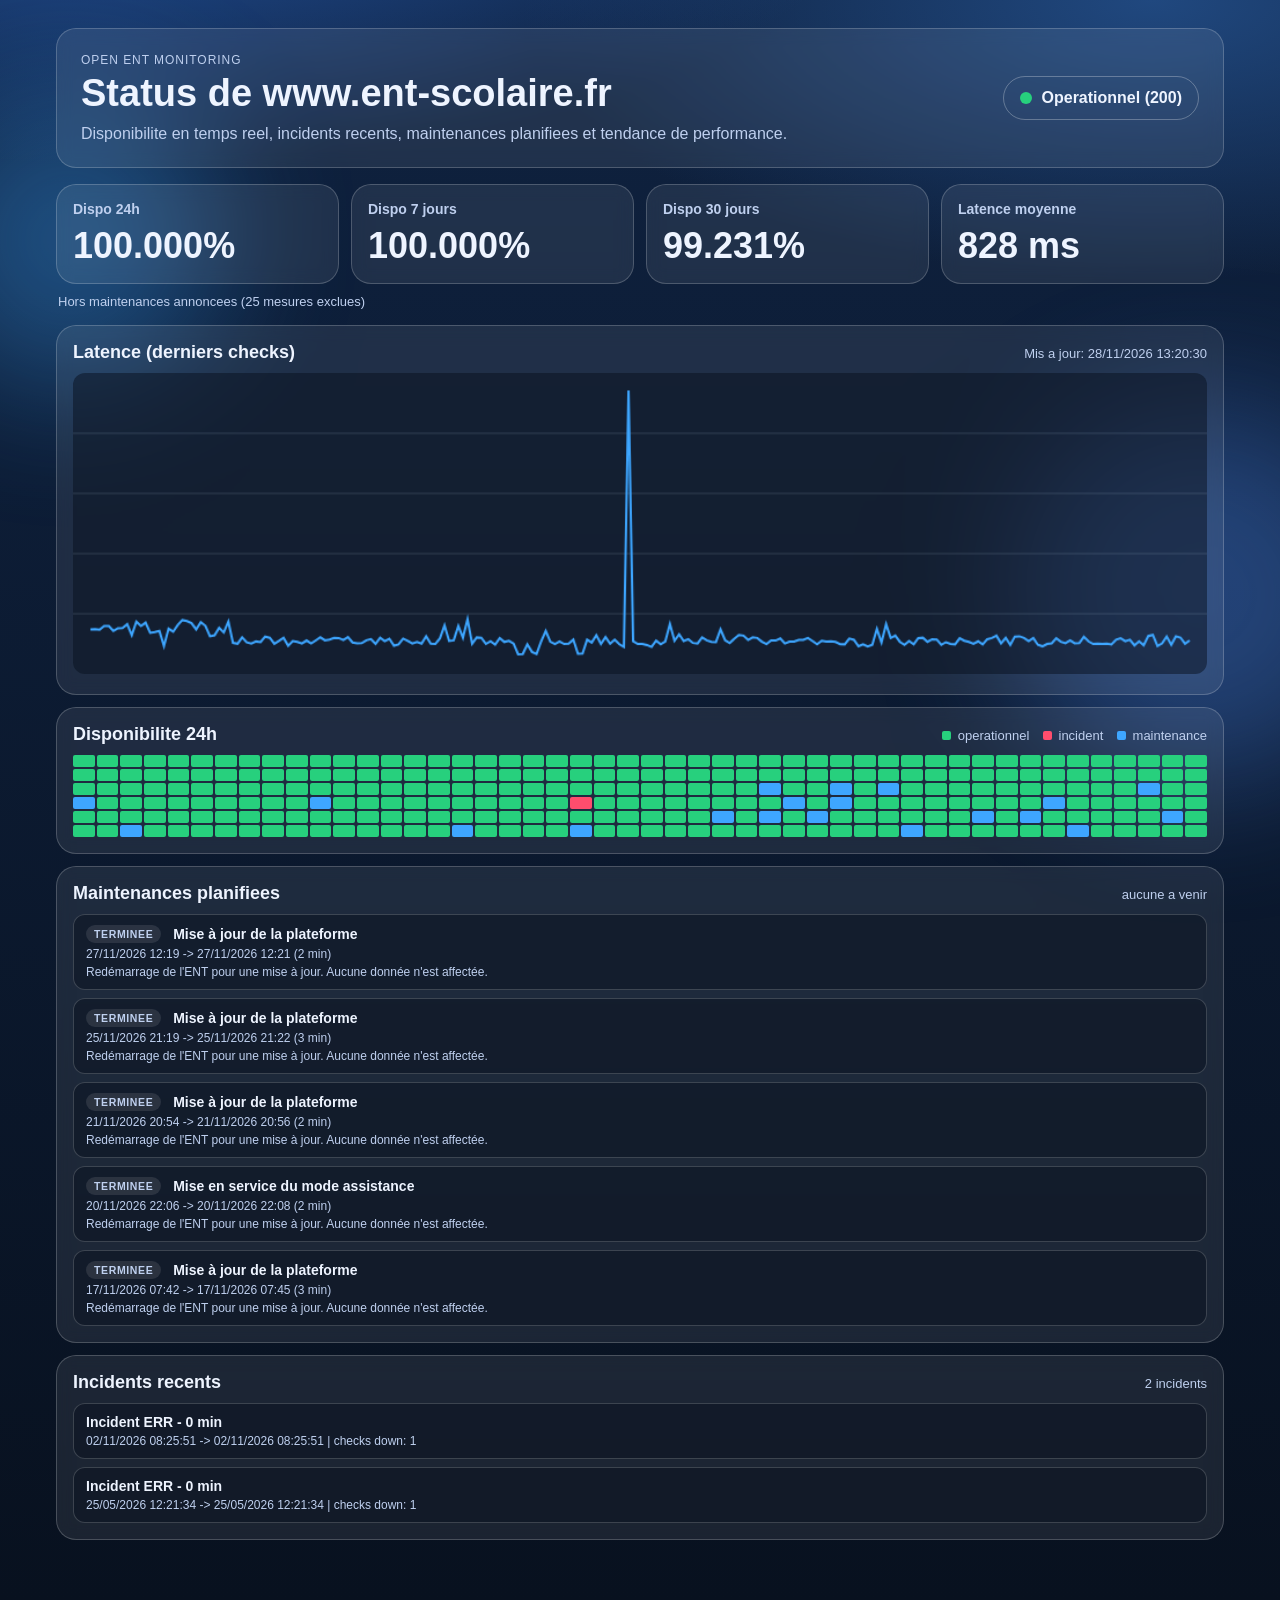
<file: uptime/index.html>
<!doctype html>
<html lang="fr">
<head>
  <meta charset="UTF-8" />
  <meta name="viewport" content="width=device-width, initial-scale=1.0" />
  <title>Open ENT - Status</title>
  <meta name="description" content="Status page Open ENT: disponibilite et performance de www.ent-scolaire.fr" />
  <link rel="stylesheet" href="./styles.css" />
</head>
<body>
  <div class="bg-shape bg-shape-1"></div>
  <div class="bg-shape bg-shape-2"></div>

  <main class="wrap">
    <section class="maint-banner" id="maintBanner" hidden>
      <div class="maint-icon" aria-hidden="true">
        <svg viewBox="0 0 24 24" fill="none" stroke="currentColor" stroke-width="2" stroke-linecap="round" stroke-linejoin="round">
          <path d="M14.7 6.3a1 1 0 000 1.4l1.6 1.6a1 1 0 001.4 0l3.77-3.77a6 6 0 01-7.94 7.94l-6.91 6.91a2.12 2.12 0 01-3-3l6.91-6.91a6 6 0 017.94-7.94l-3.76 3.76z"/>
        </svg>
      </div>
      <div class="maint-body">
        <p class="maint-kicker" id="maintKicker">Maintenance planifiee</p>
        <h2 id="maintTitle">-</h2>
        <p class="maint-desc" id="maintDesc"></p>
        <p class="maint-when" id="maintWhen"></p>
      </div>
    </section>

    <header class="hero glass">
      <div>
        <p class="eyebrow">Open ENT Monitoring</p>
        <h1>Status de www.ent-scolaire.fr</h1>
        <p class="subtitle">Disponibilite en temps reel, incidents recents, maintenances planifiees et tendance de performance.</p>
      </div>
      <div class="status-pulse" id="statusPulse" aria-live="polite">
        <span class="dot"></span>
        <span id="statusText">Chargement...</span>
      </div>
    </header>

    <section class="metrics">
      <article class="metric glass">
        <h2>Dispo 24h</h2>
        <p id="uptime24h">-</p>
      </article>
      <article class="metric glass">
        <h2>Dispo 7 jours</h2>
        <p id="uptime7d">-</p>
      </article>
      <article class="metric glass">
        <h2>Dispo 30 jours</h2>
        <p id="uptime30d">-</p>
      </article>
      <article class="metric glass">
        <h2>Latence moyenne</h2>
        <p id="latencyAvg">-</p>
      </article>
    </section>
    <p class="avail-note muted" id="availabilityNote">Hors maintenances annoncees</p>

    <section class="panel-grid">
      <article class="panel glass">
        <div class="panel-head">
          <h3>Latence (derniers checks)</h3>
          <span id="generatedAt" class="muted"></span>
        </div>
        <canvas id="latencyChart" width="980" height="260" aria-label="Courbe de latence"></canvas>
      </article>

      <article class="panel glass">
        <div class="panel-head">
          <h3>Disponibilite 24h</h3>
          <span class="muted"><i class="legend up"></i> operationnel <i class="legend down"></i> incident <i class="legend maint"></i> maintenance</span>
        </div>
        <div id="uptimeBar" class="uptime-bar" aria-label="Barre de disponibilite"></div>
      </article>

      <article class="panel glass">
        <div class="panel-head">
          <h3>Maintenances planifiees</h3>
          <span id="maintCount" class="muted">0 operation</span>
        </div>
        <ul id="maintList" class="incidents-list"></ul>
      </article>

      <article class="panel glass incidents-panel">
        <div class="panel-head">
          <h3>Incidents recents</h3>
          <span id="incidentCount" class="muted">0 incident</span>
        </div>
        <ul id="incidentsList" class="incidents-list"></ul>
      </article>
    </section>
  </main>

  <script src="./app.js" type="module"></script>
</body>
</html>
</file>
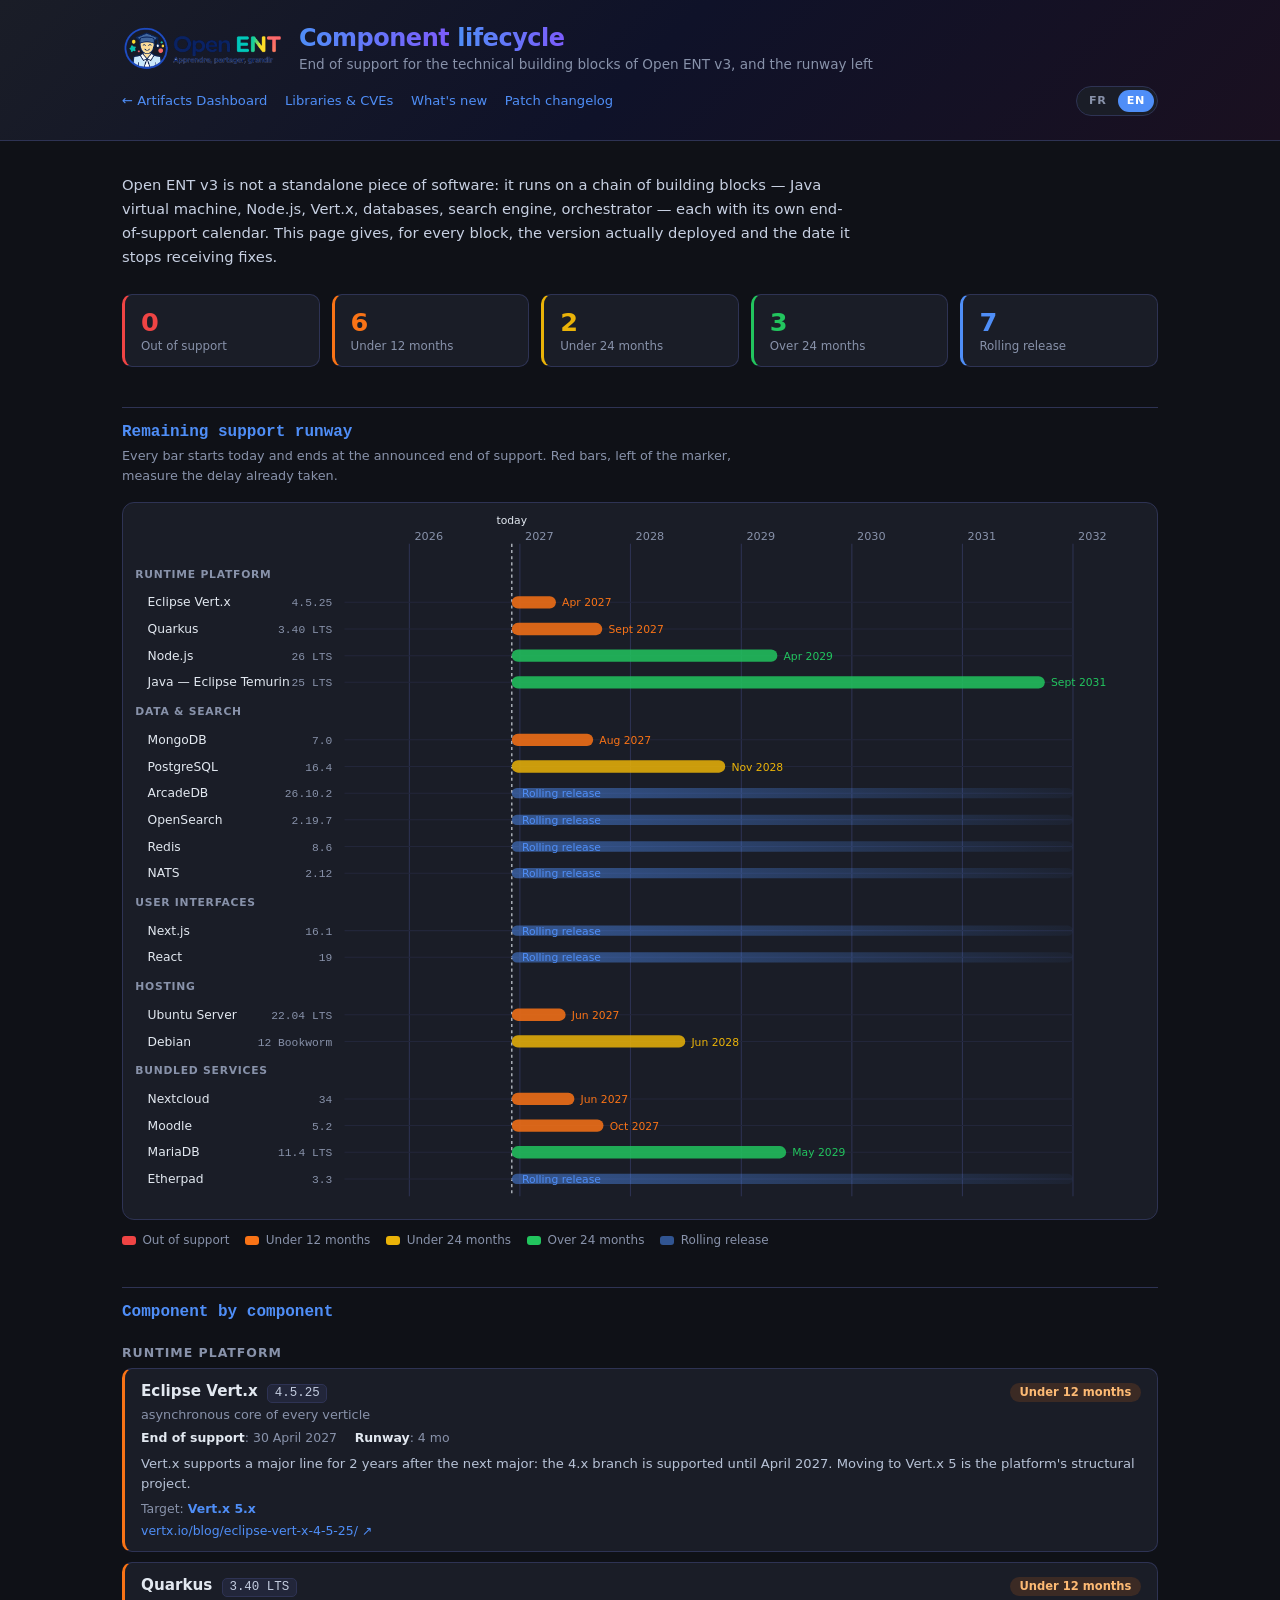
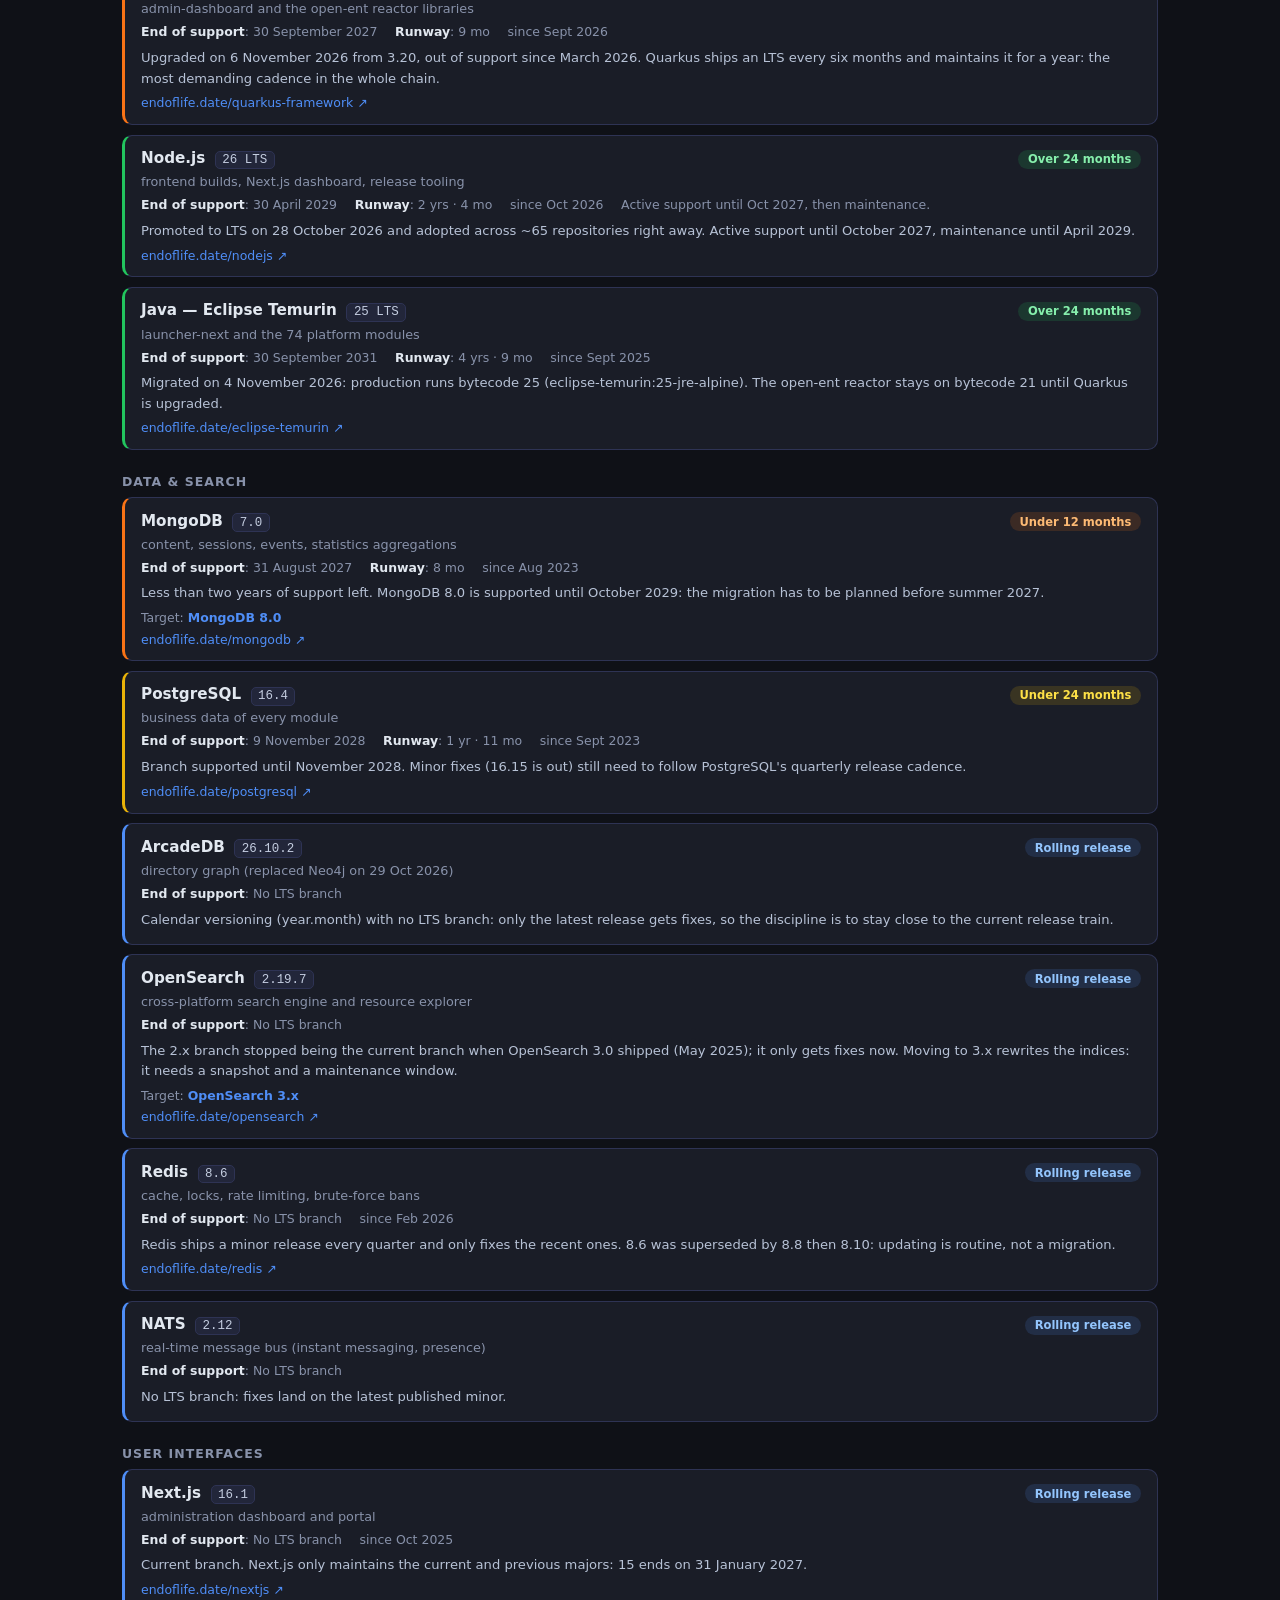
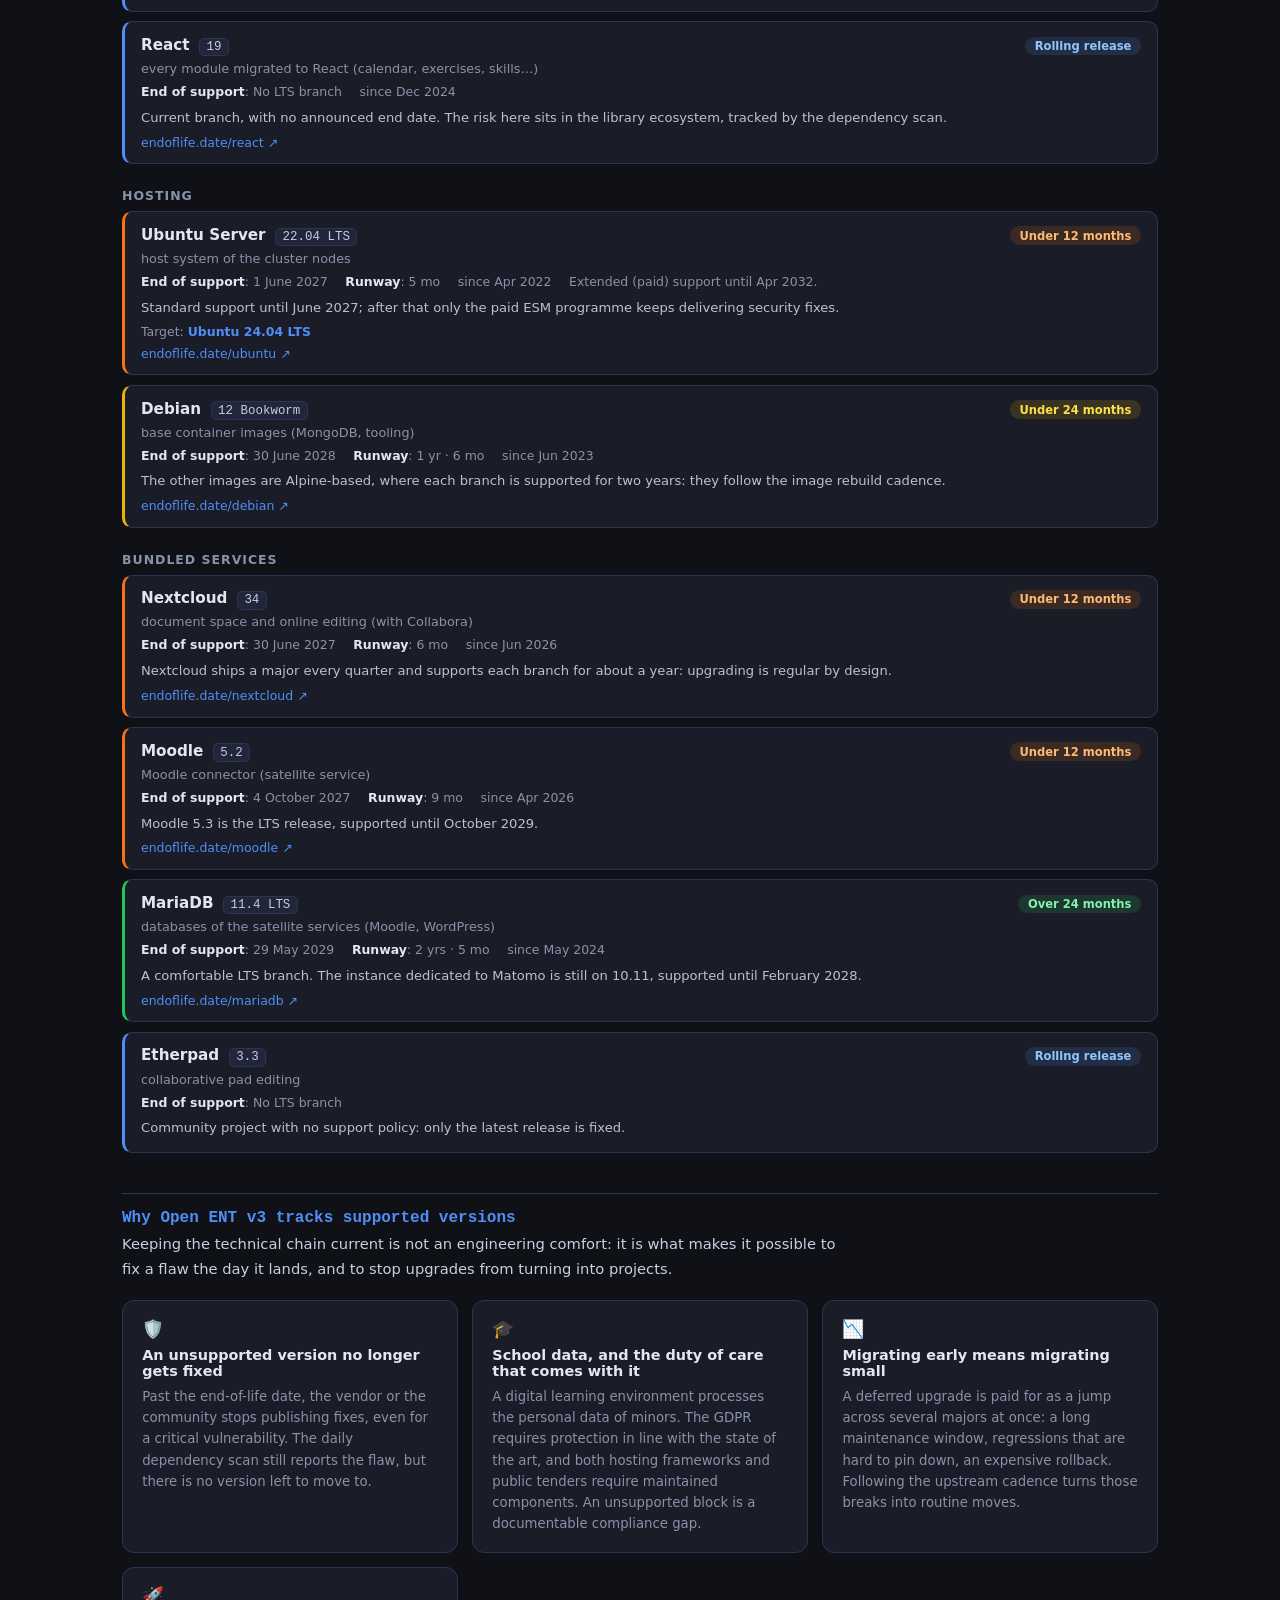
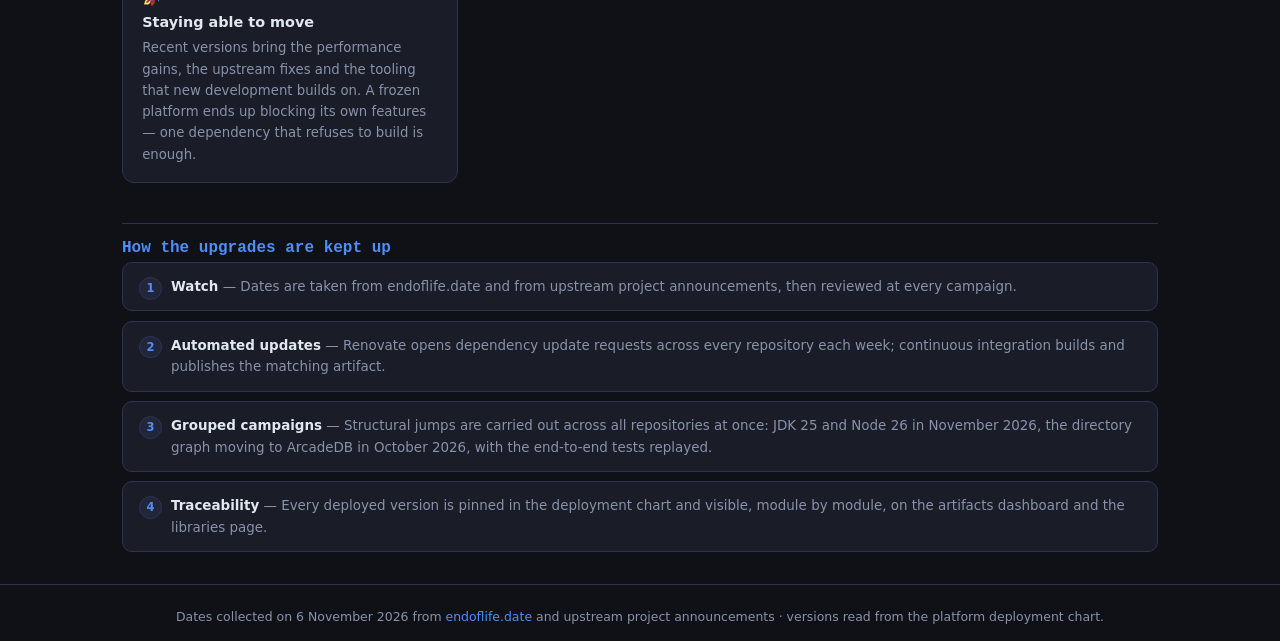
<file: lcm.html>
<!DOCTYPE html>
<html lang="fr">
<head>
  <meta charset="UTF-8" />
  <meta name="viewport" content="width=device-width, initial-scale=1.0" />
  <title data-i18n="lcm.title">Open-ENT — Cycle de vie des composants</title>
  <script src="./i18n.js"></script>
  <style>
    :root {
      --bg: #0f1117;
      --surface: #1a1d27;
      --surface2: #22263a;
      --border: #2e3354;
      --accent: #4f8ef7;
      --accent2: #7c5cfc;
      --green: #22c55e;
      --yellow: #eab308;
      --orange: #f97316;
      --red: #ef4444;
      --text: #e2e8f0;
      --muted: #8892aa;
      --font: 'Inter', system-ui, -apple-system, sans-serif;
      --mono: ui-monospace, SFMono-Regular, 'SF Mono', 'Fira Code', monospace;
    }
    * { box-sizing: border-box; margin: 0; padding: 0; }
    body { background: var(--bg); color: var(--text); font-family: var(--font); min-height: 100vh; }
    html { scroll-behavior: smooth; }

    header {
      background: linear-gradient(135deg, #1a1d27 0%, #0f1229 50%, #1a1020 100%);
      border-bottom: 1px solid var(--border);
      padding: 1.5rem 0;
    }
    .header-inner { max-width: 1100px; margin: 0 auto; padding: 0 2rem; }
    .header-top { display: flex; align-items: center; gap: 1rem; }
    .header-logo { height: 44px; object-fit: contain; }
    h1.page-title { font-size: 1.5rem; font-weight: 700; letter-spacing: -0.02em; }
    h1.page-title span { background: linear-gradient(90deg, var(--accent), var(--accent2)); -webkit-background-clip: text; -webkit-text-fill-color: transparent; }
    .subtitle { color: var(--muted); font-size: 0.85rem; margin-top: 0.25rem; }
    .nav { display: flex; align-items: center; gap: 1.1rem; flex-wrap: wrap; margin-top: 0.9rem; }
    .nav a { font-size: 0.82rem; color: var(--accent); text-decoration: none; }
    .nav a:hover { text-decoration: underline; }

    main { max-width: 1100px; margin: 0 auto; padding: 2rem; }
    .intro { font-size: 0.92rem; line-height: 1.65; color: #c7d0e2; max-width: 78ch; }

    h2.section-title {
      font-size: 1rem; margin: 2.5rem 0 0.35rem; padding-top: 0.9rem;
      border-top: 1px solid var(--border); color: var(--accent); font-family: var(--mono);
    }
    .hint { font-size: 0.8rem; color: var(--muted); margin-bottom: 1rem; max-width: 78ch; line-height: 1.55; }

    /* ── Tuiles de synthèse ─────────────────────────────────────────── */
    .tiles { display: grid; grid-template-columns: repeat(auto-fit, minmax(150px, 1fr)); gap: 0.75rem; margin: 1.5rem 0 0; }
    .tile {
      background: var(--surface); border: 1px solid var(--border); border-left-width: 3px;
      border-radius: 10px; padding: 0.85rem 1rem;
    }
    .tile .n { font-size: 1.6rem; font-weight: 700; line-height: 1.1; }
    .tile .l { font-size: 0.74rem; color: var(--muted); margin-top: 0.15rem; }
    .tile.expired { border-left-color: var(--red); }     .tile.expired .n { color: var(--red); }
    .tile.urgent  { border-left-color: var(--orange); }  .tile.urgent .n  { color: var(--orange); }
    .tile.watch   { border-left-color: var(--yellow); }  .tile.watch .n   { color: var(--yellow); }
    .tile.ok      { border-left-color: var(--green); }   .tile.ok .n      { color: var(--green); }
    .tile.rolling { border-left-color: var(--accent); }  .tile.rolling .n { color: var(--accent); }

    /* ── Frise ──────────────────────────────────────────────────────── */
    .chart-wrap {
      background: var(--surface); border: 1px solid var(--border); border-radius: 12px;
      padding: 0.5rem 0.25rem 0.75rem; overflow-x: auto;
    }
    .chart-wrap svg { display: block; width: 100%; min-width: 780px; }
    .legend { display: flex; flex-wrap: wrap; gap: 1rem; margin-top: 0.85rem; font-size: 0.75rem; color: var(--muted); }
    .legend span { display: inline-flex; align-items: center; gap: 0.4rem; }
    .legend i { width: 14px; height: 9px; border-radius: 3px; display: inline-block; }

    /* ── Tableau ────────────────────────────────────────────────────── */
    .grp { margin-top: 1.5rem; }
    .grp h3 {
      font-size: 0.78rem; text-transform: uppercase; letter-spacing: 0.08em;
      color: var(--muted); margin-bottom: 0.5rem; font-weight: 600;
    }
    .row {
      background: var(--surface); border: 1px solid var(--border); border-left-width: 3px;
      border-radius: 10px; padding: 0.85rem 1rem; margin-bottom: 0.6rem;
    }
    .row.expired { border-left-color: var(--red); }
    .row.urgent  { border-left-color: var(--orange); }
    .row.watch   { border-left-color: var(--yellow); }
    .row.ok      { border-left-color: var(--green); }
    .row.rolling { border-left-color: var(--accent); }
    .row-head { display: flex; align-items: baseline; gap: 0.6rem; flex-wrap: wrap; }
    .row-name { font-weight: 600; font-size: 0.95rem; }
    .row-ver {
      font-family: var(--mono); font-size: 0.78rem; color: #c4cde0;
      background: var(--surface2); border: 1px solid var(--border);
      border-radius: 5px; padding: 0.08rem 0.4rem;
    }
    .row-badge {
      margin-left: auto; font-size: 0.72rem; font-weight: 600;
      border-radius: 999px; padding: 0.15rem 0.6rem; white-space: nowrap;
    }
    .row.expired .row-badge { background: rgba(239,68,68,0.15); color: #fca5a5; }
    .row.urgent  .row-badge { background: rgba(249,115,22,0.15); color: #fdba74; }
    .row.watch   .row-badge { background: rgba(234,179,8,0.15); color: #fde047; }
    .row.ok      .row-badge { background: rgba(34,197,94,0.15); color: #86efac; }
    .row.rolling .row-badge { background: rgba(79,142,247,0.15); color: #93c5fd; }
    .row-where { font-size: 0.8rem; color: var(--muted); margin-top: 0.3rem; }
    .row-meta { display: flex; flex-wrap: wrap; gap: 0.35rem 1.1rem; margin-top: 0.5rem; font-size: 0.78rem; }
    .row-meta b { color: var(--text); font-weight: 600; }
    .row-meta span { color: var(--muted); }
    .row-note { font-size: 0.82rem; line-height: 1.55; color: #b7c2d6; margin-top: 0.55rem; }
    .row-target { font-size: 0.78rem; margin-top: 0.4rem; color: var(--muted); }
    .row-target b { color: var(--accent); font-weight: 600; }
    .row-target a { color: var(--accent); text-decoration: none; }

    /* ── Explications ───────────────────────────────────────────────── */
    .lead { font-size: 0.92rem; line-height: 1.65; color: #c7d0e2; max-width: 78ch; margin-bottom: 1.2rem; }
    .cards { display: grid; grid-template-columns: repeat(auto-fit, minmax(260px, 1fr)); gap: 0.9rem; }
    .card { background: var(--surface); border: 1px solid var(--border); border-radius: 12px; padding: 1.1rem 1.2rem; }
    .card h4 { font-size: 0.9rem; margin-bottom: 0.45rem; color: var(--text); }
    .card p { font-size: 0.83rem; line-height: 1.6; color: var(--muted); }
    .card .ico { font-size: 1.1rem; display: block; margin-bottom: 0.5rem; }

    .steps { list-style: none; counter-reset: s; display: grid; gap: 0.6rem; }
    .steps li {
      counter-increment: s; position: relative; padding: 0.8rem 1rem 0.8rem 3rem;
      background: var(--surface); border: 1px solid var(--border); border-radius: 10px;
      font-size: 0.84rem; line-height: 1.6; color: var(--muted);
    }
    .steps li::before {
      content: counter(s); position: absolute; left: 1rem; top: 0.85rem;
      width: 1.3rem; height: 1.3rem; border-radius: 50%;
      background: var(--surface2); border: 1px solid var(--border);
      color: var(--accent); font-size: 0.72rem; font-weight: 700;
      display: flex; align-items: center; justify-content: center;
    }
    .steps b { color: var(--text); font-weight: 600; }

    footer {
      border-top: 1px solid var(--border); padding: 1.5rem 2rem;
      text-align: center; font-size: 0.78rem; color: var(--muted);
    }
    footer a { color: var(--accent); text-decoration: none; }
    .empty { color: var(--muted); text-align: center; padding: 2rem; }

    @media (max-width: 640px) {
      main { padding: 1.25rem; }
      .header-inner { padding: 0 1.25rem; }
      .header-top { flex-wrap: wrap; gap: 0.6rem; }
      .header-logo { height: 36px; }
      h1.page-title { font-size: 1.25rem; }
      .row-badge { margin-left: 0; }
    }
  </style>
</head>
<body>

<header>
  <div class="header-inner">
    <div class="header-top">
      <img src="logo-text.png" alt="Open-ENT" class="header-logo">
      <div>
        <h1 class="page-title"><span data-i18n="lcm.h1a">Cycle de vie</span> <span data-i18n="lcm.h1b">des composants</span></h1>
        <div class="subtitle" data-i18n="lcm.subtitle">Fin de support des briques techniques d’Open ENT v3, et ce qu’il reste de marge</div>
      </div>
    </div>
    <nav class="nav">
      <a href="./" data-i18n="nav.dashboard">← Artifacts Dashboard</a>
      <a href="./security.html" data-i18n="nav.security">Librairies &amp; CVE</a>
      <a href="./updates.html" data-i18n="nav.updates">Nouveautés</a>
      <a href="./changelog.html" data-i18n="nav.changelog">Changelog des patchs</a>
      <span data-lang-switch style="margin-left:auto;"></span>
    </nav>
  </div>
</header>

<main>
  <p class="intro" data-i18n="lcm.intro"></p>

  <div class="tiles" id="tiles"></div>

  <h2 class="section-title" data-i18n="lcm.timelineTitle">Marge de support restante</h2>
  <p class="hint" data-i18n="lcm.timelineHint"></p>
  <div class="chart-wrap"><div id="chart"><div class="empty" data-i18n="lcm.loading">Chargement…</div></div></div>
  <div class="legend" id="legend"></div>

  <h2 class="section-title" data-i18n="lcm.tableTitle">Détail par composant</h2>
  <div id="table"></div>

  <h2 class="section-title" data-i18n="lcm.whyTitle">Pourquoi Open ENT v3 suit les versions supportées</h2>
  <p class="lead" data-i18n="lcm.whyLead"></p>
  <div class="cards">
    <div class="card"><span class="ico" aria-hidden="true">🛡️</span><h4 data-i18n="lcm.why1t"></h4><p data-i18n="lcm.why1b"></p></div>
    <div class="card"><span class="ico" aria-hidden="true">🎓</span><h4 data-i18n="lcm.why2t"></h4><p data-i18n="lcm.why2b"></p></div>
    <div class="card"><span class="ico" aria-hidden="true">📉</span><h4 data-i18n="lcm.why3t"></h4><p data-i18n="lcm.why3b"></p></div>
    <div class="card"><span class="ico" aria-hidden="true">🚀</span><h4 data-i18n="lcm.why4t"></h4><p data-i18n="lcm.why4b"></p></div>
  </div>

  <h2 class="section-title" data-i18n="lcm.howTitle">Comment la mise à jour est tenue</h2>
  <ol class="steps">
    <li><b data-i18n="lcm.how1t"></b> — <span data-i18n="lcm.how1b"></span></li>
    <li><b data-i18n="lcm.how2t"></b> — <span data-i18n="lcm.how2b"></span></li>
    <li><b data-i18n="lcm.how3t"></b> — <span data-i18n="lcm.how3b"></span></li>
    <li><b data-i18n="lcm.how4t"></b> — <span data-i18n="lcm.how4b"></span></li>
  </ol>
</main>

<footer>
  <span id="footer-note"></span>
</footer>

<script>
  var DATA = null;
  var TODAY = new Date();
  var STATUS_ORDER = ['expired', 'urgent', 'watch', 'ok', 'rolling'];
  var COLORS = { expired: '#ef4444', urgent: '#f97316', watch: '#eab308', ok: '#22c55e', rolling: '#4f8ef7' };

  function esc(s) {
    return String(s == null ? '' : s)
      .replace(/&/g, '&amp;').replace(/</g, '&lt;').replace(/>/g, '&gt;').replace(/"/g, '&quot;');
  }
  function colon() { return I18N.lang === 'fr' ? ' : ' : ': '; }
  function L(v) { return v && typeof v === 'object' ? (v[I18N.lang] || v.fr || '') : (v || ''); }
  function d(s) { return s ? new Date(s + 'T00:00:00Z') : null; }
  function monthsBetween(a, b) {
    return (b.getFullYear() - a.getFullYear()) * 12 + (b.getMonth() - a.getMonth()) +
           (b.getDate() >= a.getDate() ? 0 : -1);
  }
  function fmtMonth(date) {
    return date.toLocaleDateString(I18N.locale, { month: 'short', year: 'numeric', timeZone: 'UTC' });
  }
  function fmtDate(date) {
    return date.toLocaleDateString(I18N.locale, { day: 'numeric', month: 'long', year: 'numeric', timeZone: 'UTC' });
  }
  function fmtDuration(months) {
    var m = Math.abs(months);
    if (m < 1) return t('lcm.lessMonth');
    var y = Math.floor(m / 12), r = m % 12;
    if (!y) return t('lcm.months', { n: r });
    var ys = y === 1 ? t('lcm.year', { n: y }) : t('lcm.years', { n: y });
    return r ? t('lcm.yearsMonths', { y: ys, m: t('lcm.months', { n: r }) }) : ys;
  }

  // Statut d'un composant : hors support, moins de 12/24 mois, au-delà, ou flux continu.
  function statusOf(c) {
    var eol = d(c.eol);
    if (!eol) return 'rolling';
    var m = monthsBetween(TODAY, eol);
    if (m < 0) return 'expired';
    if (m < 12) return 'urgent';
    if (m < 24) return 'watch';
    return 'ok';
  }

  function sorted(components) {
    return components.slice().sort(function (a, b) {
      var sa = STATUS_ORDER.indexOf(statusOf(a)), sb = STATUS_ORDER.indexOf(statusOf(b));
      if (sa !== sb) return sa - sb;
      var ea = d(a.eol), eb = d(b.eol);
      if (ea && eb) return ea - eb;
      return ea ? -1 : (eb ? 1 : 0);
    });
  }

  // ── Tuiles ──────────────────────────────────────────────────────────
  function renderTiles() {
    var counts = { expired: 0, urgent: 0, watch: 0, ok: 0, rolling: 0 };
    DATA.components.forEach(function (c) { counts[statusOf(c)]++; });
    document.getElementById('tiles').innerHTML = STATUS_ORDER.map(function (s) {
      return '<div class="tile ' + s + '"><div class="n">' + counts[s] + '</div>' +
             '<div class="l">' + esc(t('lcm.st.' + s)) + '</div></div>';
    }).join('');
  }

  function renderLegend() {
    document.getElementById('legend').innerHTML = STATUS_ORDER.map(function (s) {
      return '<span><i style="background:' + COLORS[s] + (s === 'rolling' ? ';opacity:.55' : '') + '"></i>' +
             esc(t('lcm.st.' + s)) + '</span>';
    }).join('');
  }

  // ── Frise : une barre par composant, de l'instant présent à la fin de support ──
  function renderChart() {
    var W = 1000, PAD_L = 212, PAD_R = 78, ROW = 26, GRP = 30, TOP = 46;
    var items = [];
    DATA.groups.forEach(function (g) {
      var inGroup = sorted(DATA.components.filter(function (c) { return c.group === g.id; }));
      if (!inGroup.length) return;
      items.push({ group: L(g) });
      inGroup.forEach(function (c) { items.push({ comp: c }); });
    });

    var H = TOP + items.reduce(function (acc, it) { return acc + (it.group ? GRP : ROW); }, 0) + 14;
    var plotW = W - PAD_L - PAD_R;

    // Axe : 18 mois de recul pour loger le retard déjà pris, puis jusqu'à la dernière fin de support.
    var start = new Date(Date.UTC(TODAY.getUTCFullYear(), TODAY.getUTCMonth() - 18, 1));
    var lastEol = DATA.components.reduce(function (acc, c) {
      var e = d(c.eol); return e && e > acc ? e : acc;
    }, new Date(Date.UTC(TODAY.getUTCFullYear() + 1, 0, 1)));
    var end = new Date(Date.UTC(lastEol.getUTCFullYear() + 1, 0, 1));
    var span = end - start;
    function x(date) { return PAD_L + Math.max(0, Math.min(1, (date - start) / span)) * plotW; }
    var xToday = x(TODAY);

    var svg = '<svg viewBox="0 0 ' + W + ' ' + H + '" role="img" aria-label="' + esc(t('lcm.timelineTitle')) + '">';
    svg += '<defs><linearGradient id="fade" x1="0" x2="1"><stop offset="0" stop-color="' + COLORS.rolling +
           '" stop-opacity=".5"/><stop offset="1" stop-color="' + COLORS.rolling + '" stop-opacity=".05"/></linearGradient></defs>';

    // Graduation annuelle
    for (var y = start.getUTCFullYear(); y <= end.getUTCFullYear(); y++) {
      var tick = new Date(Date.UTC(y, 0, 1));
      if (tick < start || tick > end) continue;
      var tx = x(tick);
      svg += '<line x1="' + tx + '" y1="' + (TOP - 14) + '" x2="' + tx + '" y2="' + (H - 10) +
             '" stroke="#2e3354" stroke-width="1"/>';
      svg += '<text x="' + (tx + 5) + '" y="' + (TOP - 18) + '" fill="#8892aa" font-size="11" font-family="var(--font)">' + y + '</text>';
    }

    // Repère « aujourd'hui »
    svg += '<line x1="' + xToday + '" y1="' + (TOP - 14) + '" x2="' + xToday + '" y2="' + (H - 10) +
           '" stroke="#e2e8f0" stroke-width="1.5" stroke-dasharray="3 3" opacity=".7"/>';
    svg += '<text x="' + xToday + '" y="' + (TOP - 33) + '" fill="#e2e8f0" font-size="10.5" text-anchor="middle" ' +
           'font-family="var(--font)">' + esc(t('lcm.today')) + '</text>';

    var yPos = TOP;
    items.forEach(function (it) {
      if (it.group) {
        svg += '<text x="8" y="' + (yPos + 19) + '" fill="#8892aa" font-size="10.5" font-weight="600" ' +
               'letter-spacing=".07em" font-family="var(--font)">' + esc(it.group.toUpperCase()) + '</text>';
        yPos += GRP;
        return;
      }
      var c = it.comp, st = statusOf(c), cy = yPos + ROW / 2, eol = d(c.eol);
      var x1, x2, label, title;

      if (st === 'rolling') {
        x1 = xToday; x2 = PAD_L + plotW;
        label = t('lcm.rolling');
        title = L(c.name ? { fr: c.name, en: c.nameEn || c.name } : {}) + ' ' + (c.version || '') + ' — ' + t('lcm.rollingLong');
      } else if (st === 'expired') {
        x1 = x(eol); x2 = xToday;
        label = fmtMonth(eol);
        title = t('lcm.st.expired') + ' — ' + fmtDate(eol) + ' (' +
                t('lcm.expiredSince', { dur: fmtDuration(monthsBetween(TODAY, eol)) }) + ')';
      } else {
        x1 = xToday; x2 = x(eol);
        label = fmtMonth(eol);
        title = fmtDate(eol) + ' — ' + fmtDuration(monthsBetween(TODAY, eol));
      }

      var name = c.nameEn && I18N.lang === 'en' ? c.nameEn : c.name;
      svg += '<g><title>' + esc(name + ' ' + (c.version || '') + ' · ' + title) + '</title>';
      svg += '<rect x="0" y="' + yPos + '" width="' + W + '" height="' + ROW + '" fill="transparent"/>';
      svg += '<text x="20" y="' + (cy + 4) + '" fill="#e2e8f0" font-size="12" font-family="var(--font)">' + esc(name) + '</text>';
      svg += '<text x="' + (PAD_L - 12) + '" y="' + (cy + 4) + '" fill="#8892aa" font-size="11" text-anchor="end" ' +
             'font-family="var(--mono)">' + esc(c.version || '') + '</text>';
      svg += '<line x1="' + PAD_L + '" y1="' + cy + '" x2="' + (PAD_L + plotW) + '" y2="' + cy +
             '" stroke="#22263a" stroke-width="1"/>';
      if (st === 'rolling') {
        svg += '<rect x="' + x1 + '" y="' + (cy - 5) + '" width="' + Math.max(2, x2 - x1) + '" height="10" rx="5" fill="url(#fade)"/>';
      } else {
        svg += '<rect x="' + x1 + '" y="' + (cy - 6) + '" width="' + Math.max(3, x2 - x1) + '" height="12" rx="6" fill="' +
               COLORS[st] + '" fill-opacity=".85"/>';
      }
      // Fin de support tronquée à gauche de l'axe : on marque la coupure.
      if (st === 'expired' && eol < start) {
        svg += '<text x="' + (PAD_L + 2) + '" y="' + (cy + 4) + '" fill="#0f1117" font-size="11" font-weight="700" ' +
               'font-family="var(--font)">‹</text>';
      }
      var lx = st === 'expired' ? x1 - 6 : x2 + 6;
      var anchor = st === 'expired' ? 'end' : 'start';
      if (st === 'expired' && eol < start) { lx = x2 + 6; anchor = 'start'; }
      if (st === 'rolling') { lx = x1 + 10; anchor = 'start'; label = t('lcm.st.rolling'); }
      svg += '<text x="' + lx + '" y="' + (cy + 4) + '" fill="' + COLORS[st] + '" font-size="10.5" ' +
             'text-anchor="' + anchor + '" font-family="var(--font)">' + esc(label) + '</text>';
      svg += '</g>';
      yPos += ROW;
    });

    svg += '</svg>';
    document.getElementById('chart').innerHTML = svg;
  }

  // ── Tableau détaillé ────────────────────────────────────────────────
  function renderTable() {
    var html = DATA.groups.map(function (g) {
      var inGroup = sorted(DATA.components.filter(function (c) { return c.group === g.id; }));
      if (!inGroup.length) return '';
      return '<div class="grp"><h3>' + esc(L(g)) + '</h3>' + inGroup.map(rowHtml).join('') + '</div>';
    }).join('');
    document.getElementById('table').innerHTML = html;
  }

  function rowHtml(c) {
    var st = statusOf(c), eol = d(c.eol);
    var name = c.nameEn && I18N.lang === 'en' ? c.nameEn : c.name;
    var badge, left;

    if (st === 'rolling') {
      badge = t('lcm.st.rolling');
      left = t('lcm.rolling');
    } else if (st === 'expired') {
      badge = t('lcm.st.expired');
      left = t('lcm.expiredSince', { dur: fmtDuration(monthsBetween(TODAY, eol)) });
    } else {
      badge = t('lcm.st.' + st);
      left = fmtDuration(monthsBetween(TODAY, eol));
    }

    var meta = [];
    meta.push('<span><b>' + esc(t('lcm.thEol')) + '</b>' + colon() +
      (eol ? esc(fmtDate(eol)) : esc(t('lcm.rolling'))) + '</span>');
    if (st !== 'rolling') meta.push('<span><b>' + esc(t('lcm.thLeft')) + '</b>' + colon() + esc(left) + '</span>');
    if (c.since) meta.push('<span>' + esc(t('lcm.since', { date: fmtMonth(d(c.since)) })) + '</span>');
    if (c.activeUntil) meta.push('<span>' + esc(t('lcm.activeUntil', { date: fmtMonth(d(c.activeUntil)) })) + '</span>');
    if (c.extendedUntil) meta.push('<span>' + esc(t('lcm.extended', { date: fmtMonth(d(c.extendedUntil)) })) + '</span>');

    var h = '<div class="row ' + st + '">';
    h += '<div class="row-head"><span class="row-name">' + esc(name) + '</span>' +
         '<span class="row-ver">' + esc(c.version || '') + '</span>' +
         '<span class="row-badge">' + esc(badge) + '</span></div>';
    if (c.where) h += '<div class="row-where">' + esc(L(c.where)) + '</div>';
    h += '<div class="row-meta">' + meta.join('') + '</div>';
    if (c.note) h += '<div class="row-note">' + esc(L(c.note)) + '</div>';
    if (c.target) h += '<div class="row-target">' + esc(t('lcm.target')) + colon() + '<b>' + esc(L(c.target)) + '</b></div>';
    if (c.link) h += '<div class="row-target"><a href="' + esc(c.link) + '" target="_blank" rel="noopener">' +
                     esc(c.link.replace(/^https?:\/\//, '')) + ' ↗</a></div>';
    h += '</div>';
    return h;
  }

  function renderFooter() {
    document.getElementById('footer-note').innerHTML =
      t('lcm.footer', { date: fmtDate(d(DATA.checkedAt)) });
  }

  function renderAll() {
    if (!DATA) return;
    renderTiles();
    renderLegend();
    renderChart();
    renderTable();
    renderFooter();
  }

  fetch('./lcm.json', { cache: 'no-cache' })
    .then(function (r) { if (!r.ok) throw new Error('HTTP ' + r.status); return r.json(); })
    .then(function (json) { DATA = json; renderAll(); })
    .catch(function (err) {
      document.getElementById('chart').innerHTML =
        '<div class="empty">' + esc(t('lcm.error', { msg: err.message })) + '</div>';
    });

  I18N.onChange(renderAll);
</script>
</body>
</html>
</file>
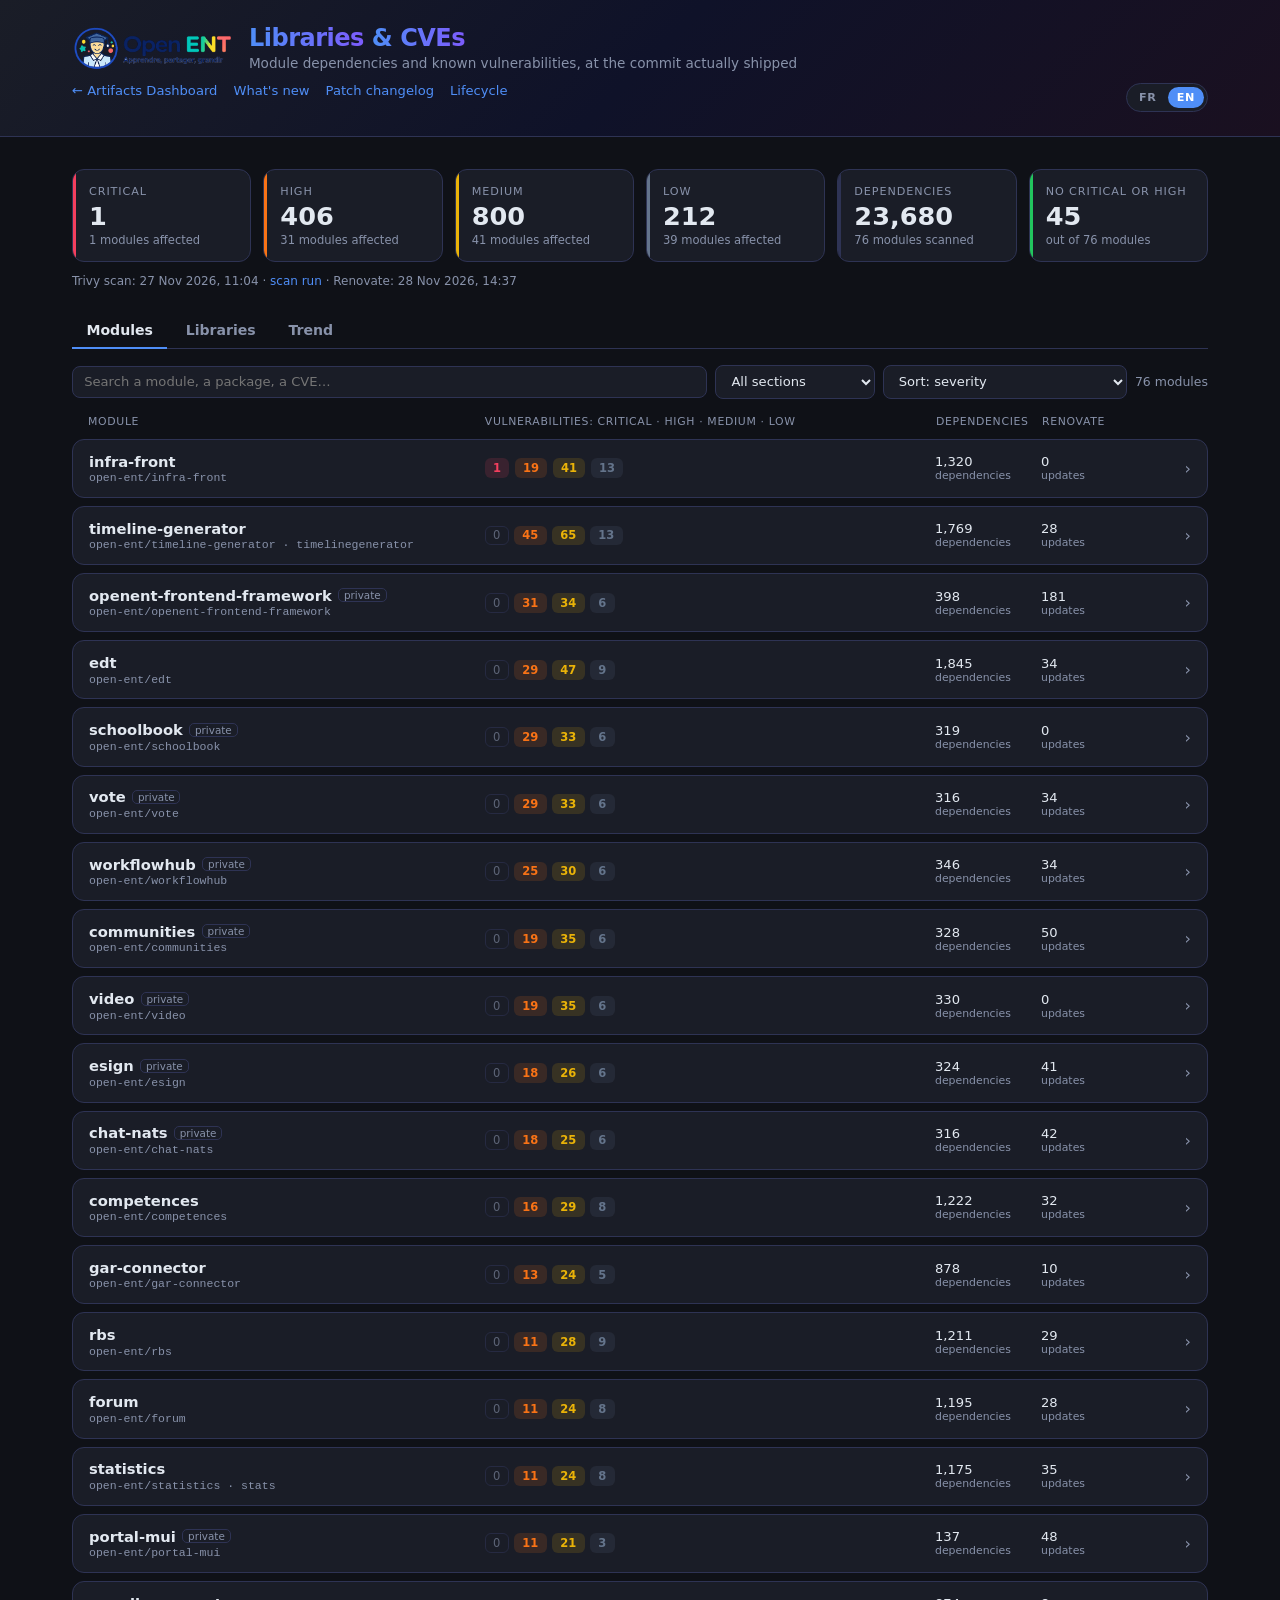
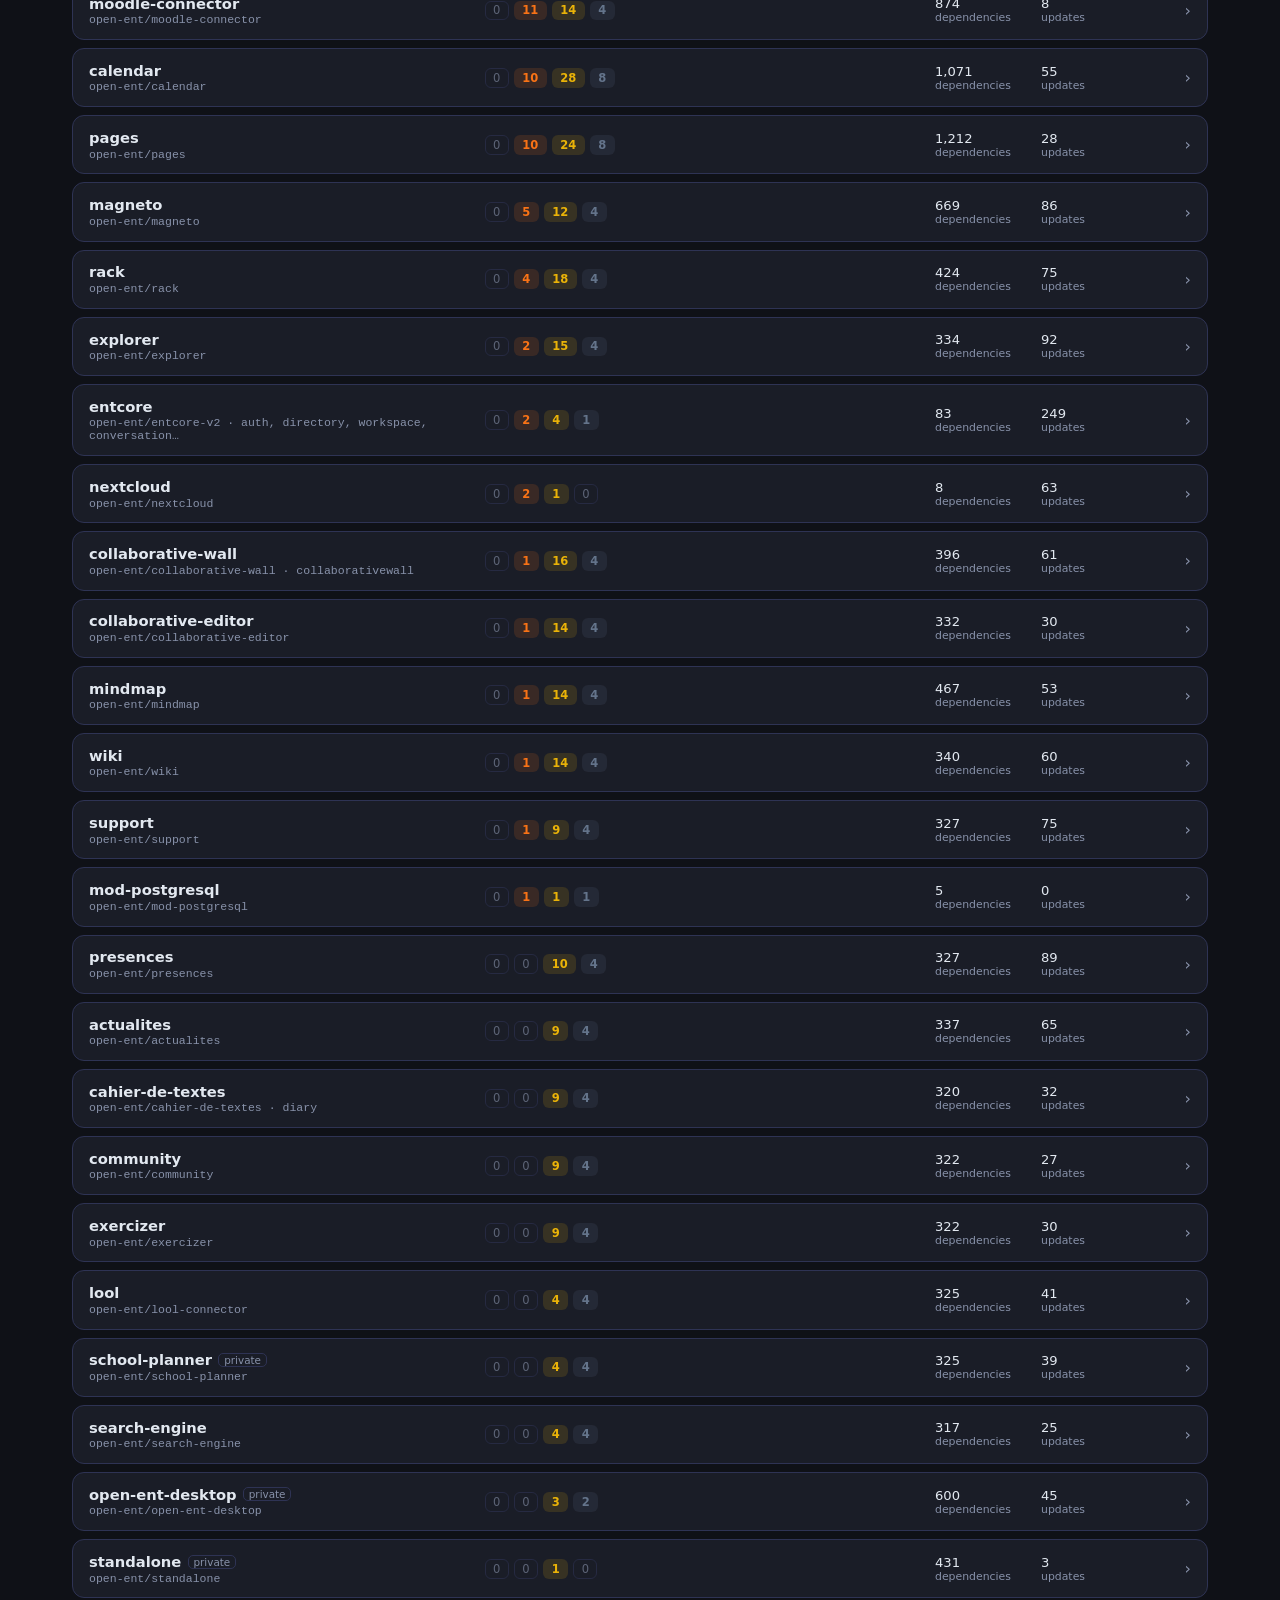
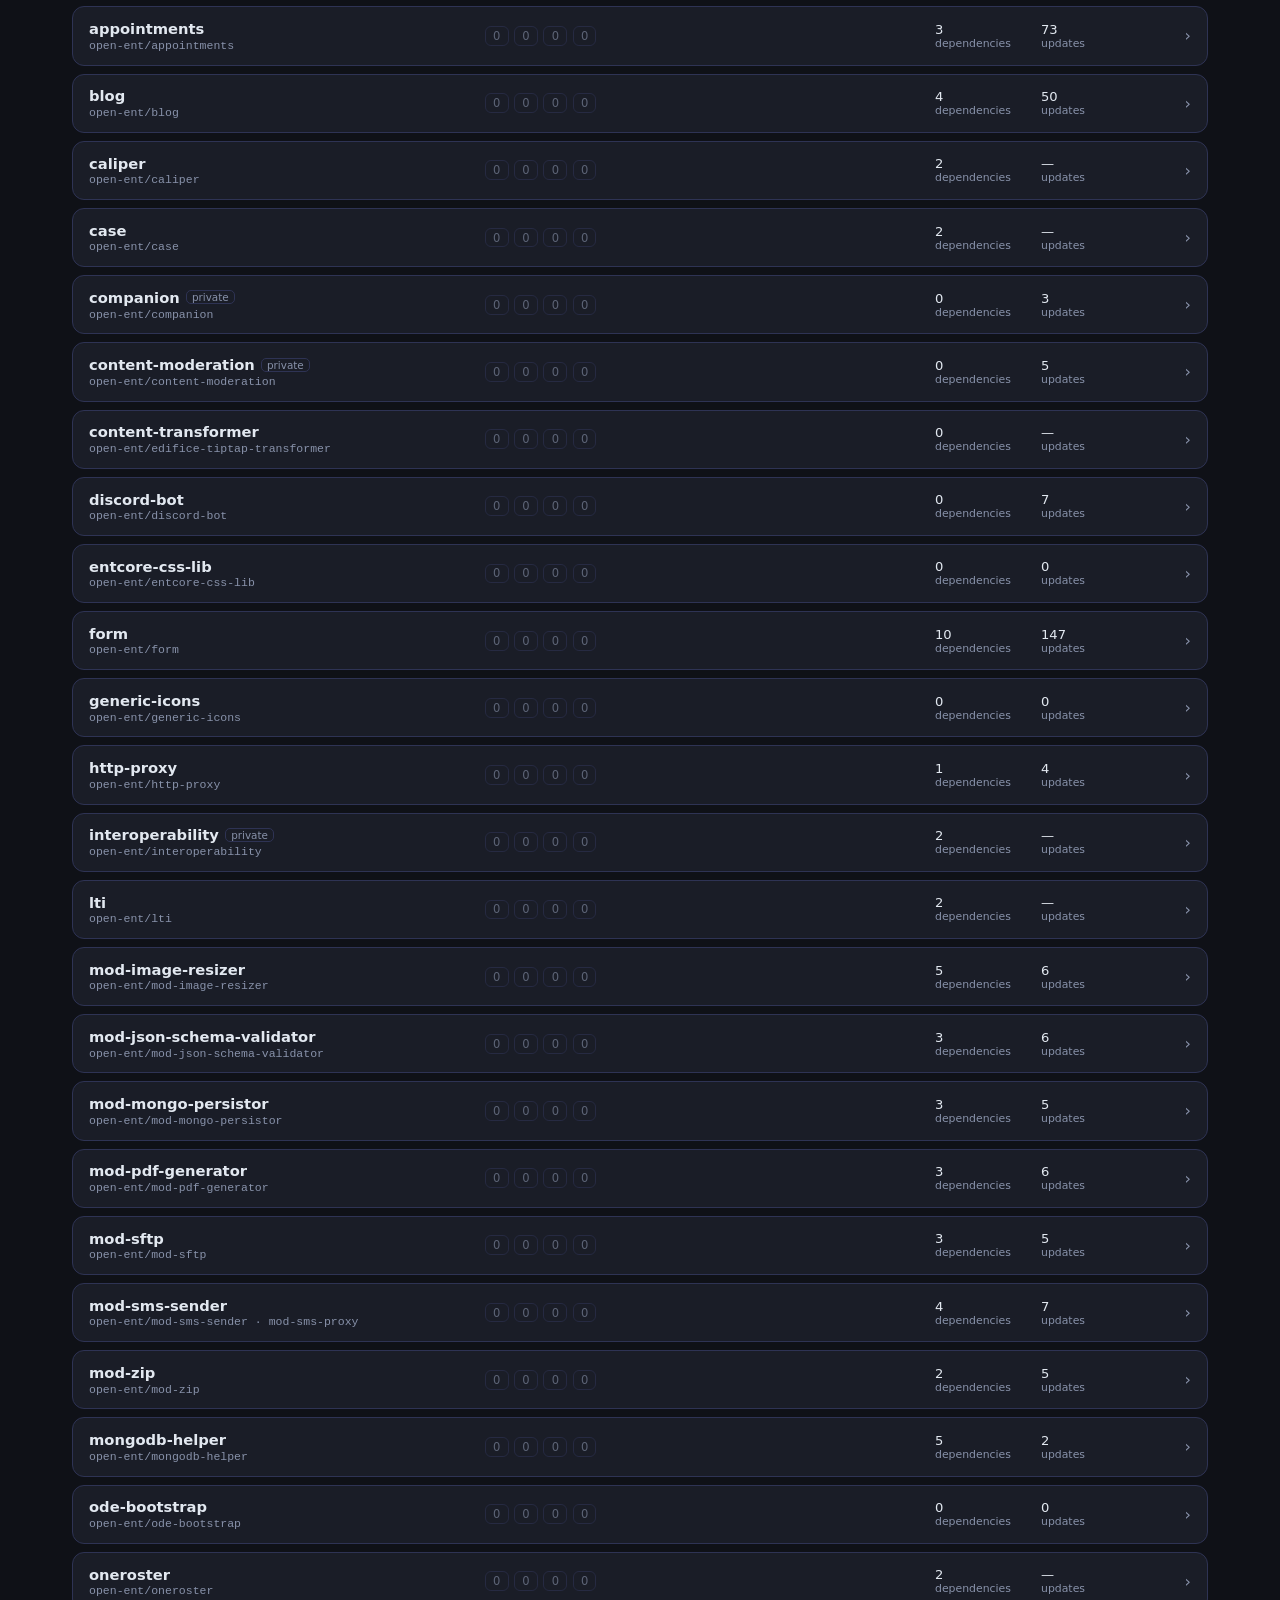
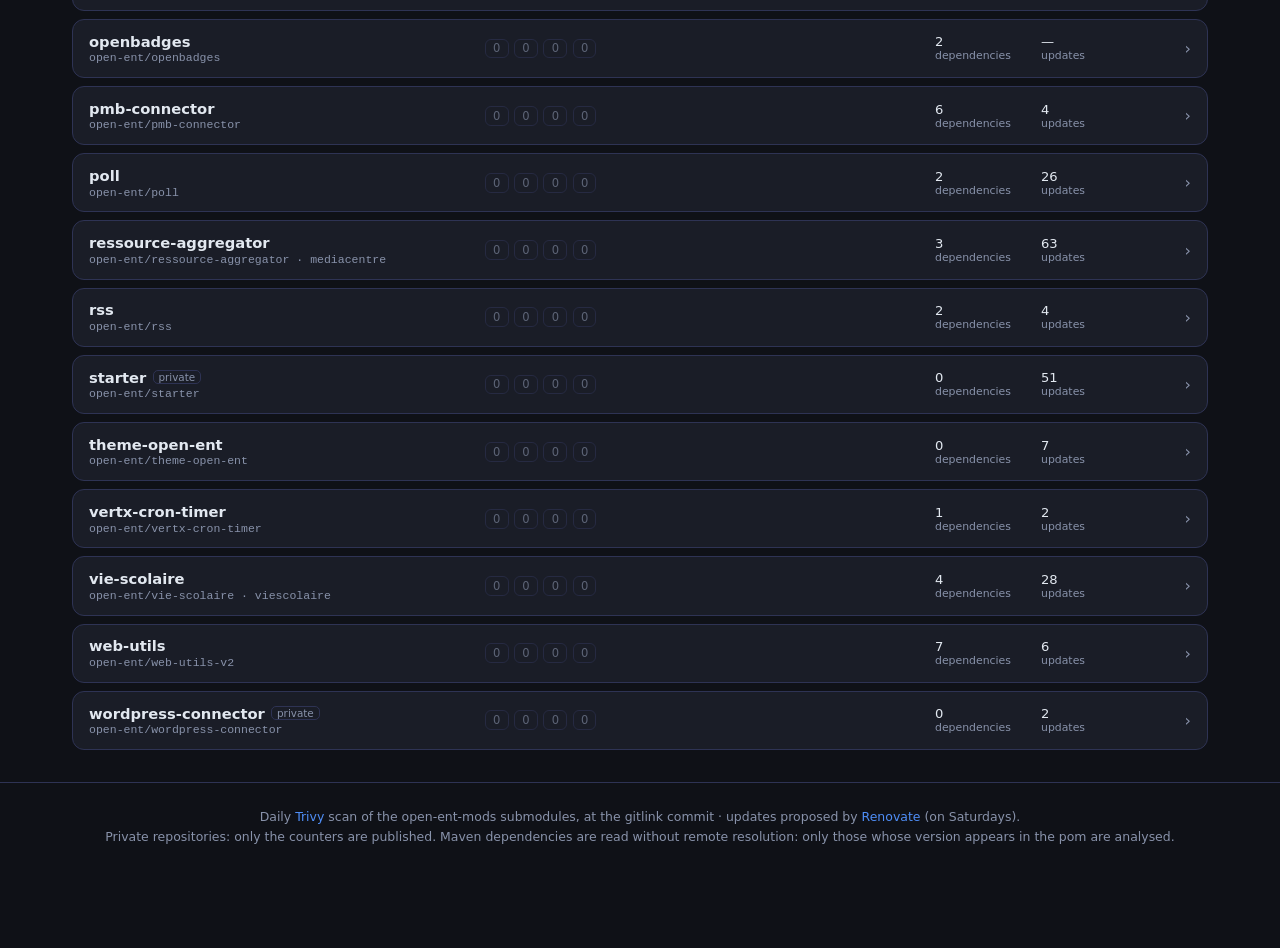
<file: security.html>
<!DOCTYPE html>
<html lang="fr">
<head>
  <meta charset="UTF-8" />
  <meta name="viewport" content="width=device-width, initial-scale=1.0" />
  <title data-i18n="security.title">Open-ENT — Librairies &amp; CVE</title>
  <script src="./i18n.js"></script>
  <meta name="description" content="Synthèse des dépendances et des vulnérabilités connues (CVE) des modules Open ENT." />
  <style>
    :root {
      --bg: #0f1117;
      --surface: #1a1d27;
      --surface2: #22263a;
      --border: #2e3354;
      --accent: #4f8ef7;
      --accent2: #7c5cfc;
      --green: #22c55e;
      --text: #e2e8f0;
      --muted: #8892aa;
      --critical: #f43f5e;
      --high: #f97316;
      --medium: #eab308;
      --low: #64748b;
      --font: 'Inter', system-ui, -apple-system, sans-serif;
      --mono: ui-monospace, SFMono-Regular, 'SF Mono', 'Fira Code', monospace;
    }
    * { box-sizing: border-box; margin: 0; padding: 0; }

    /* ── Onglet Évolution ─────────────────────────────────────────── */
    .chart-card { background: var(--surface); border: 1px solid var(--border); border-radius: 12px; padding: 1.1rem 1.2rem; margin-bottom: 1rem; }
    .chart-card h2 { font-size: .95rem; font-weight: 600; margin-bottom: .2rem; }
    .chart-card .win { color: var(--muted); font-size: .8rem; margin-bottom: .9rem; }
    .chart svg { width: 100%; height: 230px; display: block; overflow: visible; }
    .chart .grid { stroke: var(--border); stroke-width: 1; }
    .chart .axis { fill: var(--muted); font-size: 10px; font-family: var(--mono); }
    .chart .line { fill: none; stroke-width: 2; stroke-linejoin: round; stroke-linecap: round; }
    .chart .dot { stroke: var(--surface); stroke-width: 1.5; }
    .legend { display: flex; flex-wrap: wrap; gap: .5rem; margin-top: .7rem; }
    .legend button { background: var(--surface2); border: 1px solid var(--border); color: var(--muted); border-radius: 999px;
      padding: .18rem .6rem; font: inherit; font-size: .76rem; cursor: pointer; display: inline-flex; align-items: center; gap: .35rem; }
    .legend button[aria-pressed="true"] { color: var(--text); border-color: var(--sev); }
    .legend .swatch { width: .6rem; height: .6rem; border-radius: 2px; background: var(--sev); opacity: .35; }
    .legend button[aria-pressed="true"] .swatch { opacity: 1; }
    .delta-tiles { display: grid; grid-template-columns: repeat(auto-fit, minmax(150px, 1fr)); gap: .7rem; margin-bottom: 1rem; }
    .delta { background: var(--surface); border: 1px solid var(--border); border-left: 3px solid var(--sev, var(--border)); border-radius: 10px; padding: .7rem .9rem; }
    .delta .k { color: var(--muted); font-size: .74rem; text-transform: uppercase; letter-spacing: .04em; }
    .delta .v { font-size: 1.4rem; font-weight: 700; margin-top: .15rem; }
    .delta .s { color: var(--muted); font-size: .76rem; }
    .up { color: var(--critical); }
    .down { color: var(--green); }
    .flat { color: var(--muted); }
    .mover-sev { font-family: var(--mono); font-size: .78rem; white-space: nowrap; display: flex; flex-wrap: wrap; gap: .45rem; align-items: center; }
    .trend-rows .rows-head,
    .trend-rows summary.row-head { grid-template-columns: minmax(180px, 1.5fr) 1.7fr 90px 90px 80px 24px; }
    @media (max-width: 860px) {
      .trend-rows summary.row-head { grid-template-columns: 1fr auto 24px; }
    }
    body { background: var(--bg); color: var(--text); font-family: var(--font); min-height: 100vh; }
    html { scroll-behavior: smooth; }

    header {
      background: linear-gradient(135deg, #1a1d27 0%, #0f1229 50%, #1a1020 100%);
      border-bottom: 1px solid var(--border);
      padding: 1.5rem 0;
    }
    .header-inner { max-width: 1200px; margin: 0 auto; padding: 0 2rem; }
    .header-top { display: flex; align-items: center; gap: 1rem; }
    .header-logo { height: 44px; object-fit: contain; }
    h1.page-title { font-size: 1.5rem; font-weight: 700; letter-spacing: -0.02em; }
    h1.page-title span { background: linear-gradient(90deg, var(--accent), var(--accent2)); -webkit-background-clip: text; -webkit-text-fill-color: transparent; }
    .subtitle { color: var(--muted); font-size: 0.85rem; margin-top: 0.2rem; }
    .nav { display: flex; gap: 1rem; flex-wrap: wrap; margin-top: 0.75rem; }
    .nav a { font-size: 0.82rem; color: var(--accent); text-decoration: none; }
    .nav a:hover { text-decoration: underline; }

    main { max-width: 1200px; margin: 0 auto; padding: 2rem; }

    /* Tuiles de synthèse */
    .tiles { display: grid; grid-template-columns: repeat(6, 1fr); gap: 0.75rem; margin-bottom: 0.75rem; }
    .tile {
      background: var(--surface); border: 1px solid var(--border); border-radius: 12px;
      padding: 0.9rem 1rem; position: relative; overflow: hidden;
    }
    .tile::before { content: ''; position: absolute; left: 0; top: 0; bottom: 0; width: 3px; background: var(--sev, var(--border)); }
    .tile-label { font-size: 0.7rem; text-transform: uppercase; letter-spacing: 0.08em; color: var(--muted); }
    .tile-value { font-size: 1.6rem; font-weight: 700; margin-top: 0.2rem; font-variant-numeric: tabular-nums; }
    .tile-sub { font-size: 0.72rem; color: var(--muted); margin-top: 0.1rem; }
    .meta { font-size: 0.75rem; color: var(--muted); margin-bottom: 1.5rem; }
    .meta a { color: var(--accent); text-decoration: none; }

    /* Onglets + barre d'outils */
    .tabs { display: flex; gap: 0.25rem; border-bottom: 1px solid var(--border); margin-bottom: 1rem; }
    .tab {
      background: none; border: none; color: var(--muted); font: inherit; font-size: 0.88rem; font-weight: 600;
      padding: 0.6rem 0.9rem; cursor: pointer; border-bottom: 2px solid transparent; margin-bottom: -1px;
    }
    .tab:hover { color: var(--text); }
    .tab[aria-selected="true"] { color: var(--text); border-bottom-color: var(--accent); }
    .toolbar { display: flex; gap: 0.5rem; flex-wrap: wrap; align-items: center; margin-bottom: 1rem; }
    .toolbar input, .toolbar select {
      background: var(--surface); border: 1px solid var(--border); color: var(--text);
      border-radius: 8px; padding: 0.45rem 0.7rem; font: inherit; font-size: 0.82rem;
    }
    .toolbar input { flex: 1; min-width: 200px; }
    .toolbar input:focus, .toolbar select:focus { outline: none; border-color: var(--accent); }
    .count { font-size: 0.78rem; color: var(--muted); margin-left: auto; }

    /* Lignes modules */
    .rows { display: flex; flex-direction: column; gap: 0.5rem; }
    .rows-head {
      display: grid; grid-template-columns: minmax(180px, 1.4fr) 1.6fr 90px 110px 24px; gap: 1rem;
      padding: 0 1rem 0.2rem; font-size: 0.68rem; text-transform: uppercase; letter-spacing: 0.06em; color: var(--muted);
    }
    details.row { background: var(--surface); border: 1px solid var(--border); border-radius: 12px; }
    details.row[open] { border-color: rgba(79,142,247,0.45); }
    details.row:target { border-color: var(--accent); box-shadow: 0 0 0 3px rgba(79,142,247,0.2); }
    summary.row-head {
      list-style: none; cursor: pointer;
      display: grid; grid-template-columns: minmax(180px, 1.4fr) 1.6fr 90px 110px 24px; gap: 1rem; align-items: center;
      padding: 0.8rem 1rem;
    }
    summary.row-head::-webkit-details-marker { display: none; }
    .mod-name { font-weight: 600; font-size: 0.92rem; display: flex; align-items: center; gap: 0.4rem; }
    .mod-path { font-size: 0.72rem; color: var(--muted); font-family: var(--mono); margin-top: 0.1rem; }
    .lock { font-size: 0.65rem; color: var(--muted); border: 1px solid var(--border); border-radius: 5px; padding: 0 0.3rem; font-weight: 500; }
    .sevs { display: flex; gap: 0.35rem; flex-wrap: wrap; }
    .sev {
      font-size: 0.72rem; font-weight: 700; font-variant-numeric: tabular-nums;
      border-radius: 6px; padding: 0.12rem 0.45rem; border: 1px solid transparent;
      color: var(--c); background: color-mix(in srgb, var(--c) 14%, transparent);
    }
    .sev.zero { color: var(--muted); background: transparent; border-color: var(--border); font-weight: 500; opacity: 0.6; }
    .sev-critical { --c: var(--critical); } .sev-high { --c: var(--high); }
    .sev-medium { --c: var(--medium); } .sev-low { --c: var(--low); }
    .num { font-size: 0.82rem; font-variant-numeric: tabular-nums; }
    .num small { display: block; font-size: 0.68rem; color: var(--muted); }
    .chev { color: var(--muted); transition: transform 0.15s; text-align: right; }
    details[open] .chev { transform: rotate(90deg); }
    .ok { color: var(--green); font-size: 0.78rem; font-weight: 600; }

    .row-body { border-top: 1px solid var(--border); padding: 0.9rem 1rem 1rem; }
    .row-links { display: flex; gap: 0.75rem; flex-wrap: wrap; margin-bottom: 0.8rem; font-size: 0.78rem; }
    .row-links a { color: var(--accent); text-decoration: none; }
    .row-links a:hover { text-decoration: underline; }
    .note { font-size: 0.8rem; color: var(--muted); padding: 0.4rem 0; }
    table { width: 100%; border-collapse: collapse; font-size: 0.78rem; }
    th { text-align: left; color: var(--muted); font-weight: 600; font-size: 0.7rem; text-transform: uppercase; letter-spacing: 0.05em; padding: 0.4rem 0.5rem; border-bottom: 1px solid var(--border); }
    td { padding: 0.45rem 0.5rem; border-bottom: 1px solid rgba(46,51,84,0.5); vertical-align: top; }
    td.mono, .mono { font-family: var(--mono); font-size: 0.75rem; }
    td a { color: var(--accent); text-decoration: none; }
    .fixed { color: var(--green); }
    .table-wrap { overflow-x: auto; }
    .more { margin-top: 0.5rem; background: none; border: 1px solid var(--border); color: var(--text); border-radius: 8px; padding: 0.35rem 0.8rem; font: inherit; font-size: 0.78rem; cursor: pointer; }
    .more:hover { border-color: var(--accent); }

    /* Librairies */
    .libs td .vers { display: flex; flex-wrap: wrap; gap: 0.3rem; }
    .ver { font-family: var(--mono); font-size: 0.72rem; background: var(--surface2); border: 1px solid var(--border); border-radius: 5px; padding: 0.05rem 0.35rem; }
    .drift { color: var(--medium); font-size: 0.7rem; font-weight: 600; }
    .eco { font-size: 0.68rem; color: var(--muted); }
    .libs-wrap { background: var(--surface); border: 1px solid var(--border); border-radius: 12px; padding: 0.4rem 0.6rem; }

    .empty { color: var(--muted); text-align: center; padding: 2rem; font-size: 0.9rem; }
    footer { border-top: 1px solid var(--border); padding: 1.5rem 2rem; text-align: center; font-size: 0.78rem; color: var(--muted); line-height: 1.6; }
    footer a { color: var(--accent); text-decoration: none; }

    @media (max-width: 900px) {
      .tiles { grid-template-columns: repeat(3, 1fr); }
      summary.row-head { grid-template-columns: 1fr auto 24px; }
      summary.row-head .num, .rows-head { display: none; }
      .sevs { grid-column: 1 / -1; grid-row: 2; }
    }
    @media (max-width: 600px) {
      .header-inner, main { padding-left: 1rem; padding-right: 1rem; }
      .tiles { grid-template-columns: repeat(2, 1fr); }
      .count { margin-left: 0; width: 100%; }
    }
  </style>
</head>
<body>
<header>
  <div class="header-inner">
    <div class="header-top">
      <img src="logo-text.png" alt="Open-ENT" class="header-logo">
      <div>
        <h1 class="page-title"><span data-i18n="security.h1a">Librairies</span> <span data-i18n="security.h1b">&amp; CVE</span></h1>
        <div class="subtitle" data-i18n="security.subtitle">Dépendances et vulnérabilités connues des modules, au commit réellement livré</div>
      </div>
    </div>
    <nav class="nav">
      <a href="./" data-i18n="nav.dashboard">← Artifacts Dashboard</a>
      <a href="./updates.html" data-i18n="nav.updates">Nouveautés</a>
      <a href="./changelog.html" data-i18n="nav.changelog">Changelog des patchs</a>
      <a href="./lcm.html" data-i18n="nav.lcm">Cycle de vie</a>
      <span data-lang-switch style="margin-left:auto;"></span>
    </nav>
  </div>
</header>

<main>
  <div class="tiles" id="tiles"></div>
  <p class="meta" id="meta" data-i18n="common.loading">Chargement…</p>

  <div class="tabs" role="tablist">
    <button class="tab" role="tab" data-tab="modules" aria-selected="true" data-i18n="security.tabModules">Modules</button>
    <button class="tab" role="tab" data-tab="libs" aria-selected="false" data-i18n="security.tabLibs">Librairies</button>
    <button class="tab" role="tab" data-tab="trend" aria-selected="false" data-i18n="security.tabTrend">Évolution</button>
  </div>

  <div class="toolbar">
    <input type="search" id="q" placeholder="Rechercher un module, un paquet, une CVE…" data-i18n-placeholder="security.search" aria-label="Rechercher" data-i18n-aria-label="security.searchAria">
    <select id="section" aria-label="Section">
      <option value="" data-i18n="security.allSections">Toutes les sections</option>
      <option value="entcore" data-i18n="updates.entcore">Socle entcore</option>
      <option value="apps" data-i18n="sec.apps">Applications</option>
      <option value="connectors" data-i18n="sec.connectors">Connecteurs</option>
      <option value="infra" data-i18n="sec.infra">Infrastructure</option>
      <option value="other" data-i18n="security.other">Autres (libs, outils)</option>
    </select>
    <select id="sort" aria-label="Tri" data-i18n-aria-label="security.sortAria">
      <option value="severity" data-i18n="security.sortSeverity">Tri : sévérité</option>
      <option value="name" data-i18n="security.sortName">Tri : nom</option>
      <option value="deps" data-i18n="security.sortDeps">Tri : nombre de dépendances</option>
      <option value="updates" data-i18n="security.sortUpdates">Tri : mises à jour en attente</option>
    </select>
    <select id="period" aria-label="Période" hidden>
      <option value="7" data-i18n="trend.period7">7 derniers jours</option>
      <option value="30" data-i18n="trend.period30">30 derniers jours</option>
      <option value="90" data-i18n="trend.period90">90 derniers jours</option>
      <option value="all" data-i18n="trend.periodAll">Tout l'historique</option>
    </select>
    <span class="count" id="count"></span>
  </div>

  <div id="view"><div class="empty" data-i18n="security.loadingData">Chargement des données…</div></div>
</main>

<footer>
  <span data-i18n="security.footer" data-i18n-html>Scan quotidien <a href="https://trivy.dev" target="_blank" rel="noopener">Trivy</a> des sous-modules d'open-ent-mods, au commit du gitlink · mises à jour proposées par <a href="https://docs.renovatebot.com" target="_blank" rel="noopener">Renovate</a> (le samedi).</span><br>
  <span data-i18n="security.footer2">Dépôts privés : seuls les compteurs sont publiés. Les dépendances Maven sont lues sans résolution distante : seules celles dont la version figure dans le pom sont analysées.</span>
</footer>

<script>
  const SEV = ['critical', 'high', 'medium', 'low'];
  const SEV_LABEL = { critical: 'security.sevCritical', high: 'security.sevHigh', medium: 'security.sevMedium', low: 'security.sevLow' };
  const sevLabel = sev => t(SEV_LABEL[sev]);
  const state = { tab: 'modules', q: '', section: '', sort: 'severity', period: '30', series: { critical: true, high: true, medium: false, low: false } };
  let SEC = null, REN = null, HIST = null, PRS = null, SECTION_BY_REPO = {}, NAMES_BY_REPO = {};
  const SNAPSHOTS = {};

  const esc = s => String(s ?? '').replace(/[&<>"']/g, c => ({ '&': '&amp;', '<': '&lt;', '>': '&gt;', '"': '&quot;', "'": '&#39;' }[c]));
  const fmt = n => (n || 0).toLocaleString(I18N.locale);
  const fmtDate = iso => iso ? new Date(iso).toLocaleString(I18N.locale, { dateStyle: 'medium', timeStyle: 'short' }) : '—';
  const sevScore = c => c.critical * 1e6 + c.high * 1e3 + c.medium;
  const getJson = url => fetch(url, { cache: 'no-cache' }).then(r => r.ok ? r.json() : null).catch(() => null);

  // Mises à jour en attente d'un dépôt, d'après le rapport Renovate.
  function pending(repo) {
    const r = REN && REN.repositories && REN.repositories[repo];
    if (!r) return null;
    return r.deps.filter(d => d.updates && d.updates.length && !d.skip);
  }

  function renderTiles() {
    const tot = SEC.totals;
    const deps = SEC.modules.reduce((s, m) => s + m.deps_total, 0);
    const clean = SEC.modules.filter(m => m.scanned && !m.counts.critical && !m.counts.high).length;
    document.getElementById('tiles').innerHTML =
      SEV.map(s => `
        <div class="tile" style="--sev: var(--${s})">
          <div class="tile-label">${sevLabel(s)}</div>
          <div class="tile-value">${fmt(tot[s])}</div>
          <div class="tile-sub">${t('security.modulesHit', { n: SEC.modules.filter(m => m.counts[s]).length })}</div>
        </div>`).join('') + `
        <div class="tile">
          <div class="tile-label">${t('security.deps')}</div>
          <div class="tile-value">${fmt(deps)}</div>
          <div class="tile-sub">${t('security.modulesScanned', { n: SEC.modules.filter(m => m.scanned).length })}</div>
        </div>
        <div class="tile" style="--sev: var(--green)">
          <div class="tile-label">${t('security.clean')}</div>
          <div class="tile-value">${clean}</div>
          <div class="tile-sub">${t('security.outOf', { n: SEC.modules.length })}</div>
        </div>`;
    const src = SEC.source ? ` · <a href="${esc(SEC.source)}" target="_blank" rel="noopener">${t('security.scanRun')}</a>` : '';
    const ren = REN ? t('security.renovateAt', { date: fmtDate(REN.generated_at) }) : t('security.renovateNone');
    document.getElementById('meta').innerHTML =
      `${t('security.trivyScan', { date: fmtDate(SEC.generated_at) })}${src} · ${ren}`;
  }

  function sectionOf(m) { return SECTION_BY_REPO[m.repo] || 'other'; }

  function matches(m, q) {
    if (!q) return true;
    if ((m.name + ' ' + m.path + ' ' + m.repo + ' ' + (NAMES_BY_REPO[m.repo] || []).join(' ')).toLowerCase().includes(q)) return true;
    return m.vulns.some(v => (v.id + ' ' + v.package).toLowerCase().includes(q));
  }

  function sevBadges(c) {
    return SEV.map(s => `<span class="sev sev-${s}${c[s] ? '' : ' zero'}" title="${sevLabel(s)}">${c[s]}</span>`).join('');
  }

  function vulnTable(m, limit) {
    const rows = m.vulns.slice(0, limit).map(v => `
      <tr>
        <td><span class="sev sev-${v.severity}">${v.severity.slice(0, 4)}</span></td>
        <td class="mono">${v.url ? `<a href="${esc(v.url)}" target="_blank" rel="noopener">${esc(v.id)}</a>` : esc(v.id)}</td>
        <td class="mono">${esc(v.package)} <span class="eco">${esc(v.ecosystem)}</span></td>
        <td class="mono">${esc(v.version)}${v.fixed ? ` → <span class="fixed">${esc(v.fixed)}</span>` : ''}</td>
        <td>${esc(v.title)}</td>
      </tr>`).join('');
    const more = m.vulns.length > limit
      ? `<button class="more" data-more="${esc(m.path)}">${t('security.showMore', { n: m.vulns.length - limit })}</button>` : '';
    return `<div class="table-wrap"><table>
      <thead><tr><th>${t('security.thSev')}</th><th>${t('security.thId')}</th><th>${t('security.thPackage')}</th><th>${t('security.thVersion')}</th><th>${t('security.thTitle')}</th></tr></thead>
      <tbody>${rows}</tbody></table></div>${more}`;
  }

  function pendingTable(list) {
    if (!list || !list.length) return '';
    return `<p class="note" style="margin-top:.8rem">${t('security.renovatePending')}</p>
      <div class="table-wrap"><table>
        <thead><tr><th>${t('security.thPackage')}</th><th>${t('security.thCurrent')}</th><th>${t('security.thAvailable')}</th><th>${t('security.thFile')}</th></tr></thead>
        <tbody>${list.slice(0, 40).map(d => `
          <tr><td class="mono">${esc(d.name)}</td><td class="mono">${esc(d.current)}</td>
          <td class="mono">${d.updates.map(u => `${esc(u.version)} <span class="eco">${esc(u.type)}</span>`).join('<br>')}</td>
          <td class="mono eco">${esc(d.file)}</td></tr>`).join('')}</tbody></table></div>`;
  }

  const expanded = new Set();

  function renderModules() {
    const q = state.q.toLowerCase();
    let mods = SEC.modules.filter(m => matches(m, q) && (!state.section || sectionOf(m) === state.section));
    const upd = m => (pending(m.repo) || []).length;
    mods.sort({
      severity: (a, b) => sevScore(b.counts) - sevScore(a.counts) || a.name.localeCompare(b.name),
      name: (a, b) => a.name.localeCompare(b.name),
      deps: (a, b) => b.deps_total - a.deps_total,
      updates: (a, b) => upd(b) - upd(a) || sevScore(b.counts) - sevScore(a.counts),
    }[state.sort]);
    document.getElementById('count').textContent = t('security.countModules', { n: mods.length });
    if (!mods.length) { document.getElementById('view').innerHTML = `<div class="empty">${t('security.noModule')}</div>`; return; }

    document.getElementById('view').innerHTML = `<div class="rows">
      <div class="rows-head" aria-hidden="true"><span>${t('security.headModule')}</span><span>${t('security.headVulns')}</span><span>${t('security.headDeps')}</span><span>Renovate</span><span></span></div>
      ${mods.map(m => {
      const p = pending(m.repo);
      const total = SEV.reduce((s, k) => s + m.counts[k], 0);
      const aliases = (NAMES_BY_REPO[m.repo] || []).filter(n => n !== m.name);
      const body = !m.scanned
        ? `<p class="note">${t('security.scanUnavailable')}</p>`
        : m.private
          ? `<p class="note">${t('security.privateRepo', { n: total })}</p>`
          : total ? vulnTable(m, expanded.has(m.path) ? 1e9 : 25) : `<p class="note ok">${t('security.noVuln')}</p>`;
      return `
        <details class="row" id="${esc(m.name)}"${expanded.has(m.path) ? ' open' : ''}>
          <summary class="row-head">
            <div>
              <div class="mod-name">${esc(m.name)}${m.private ? `<span class="lock">${t('security.private')}</span>` : ''}</div>
              <div class="mod-path">${esc(m.repo)}${aliases.length ? ' · ' + esc(aliases.slice(0, 4).join(', ')) + (aliases.length > 4 ? '…' : '') : ''}</div>
            </div>
            <div class="sevs">${m.scanned ? sevBadges(m.counts) : `<span class="note">${t('security.notScanned')}</span>`}</div>
            <div class="num">${fmt(m.deps_total)}<small>${t('security.depsSmall')}</small></div>
            <div class="num">${p ? p.length : '—'}<small>${t('security.updatesSmall')}</small></div>
            <div class="chev" aria-hidden="true">›</div>
          </summary>
          <div class="row-body">
            <div class="row-links">
              <a href="https://github.com/${esc(m.repo)}" target="_blank" rel="noopener">${t('security.linkRepo')}</a>
              <a href="https://github.com/${esc(m.repo)}/issues?q=${encodeURIComponent('is:issue is:open in:title "Tableau de bord des dépendances"')}" target="_blank" rel="noopener">${t('security.linkRenovateDash')}</a>
              <a href="https://github.com/${esc(m.repo)}/pulls?q=${encodeURIComponent('is:pr is:open label:renovate')}" target="_blank" rel="noopener">${t('security.linkRenovatePr')}</a>
              ${m.commit ? `<span class="mono eco">commit ${esc(m.commit.slice(0, 7))}</span>` : ''}
            </div>
            ${body}
            ${pendingTable(p)}
          </div>
        </details>`;
    }).join('')}</div>`;
  }

  // Inventaire inversé : paquet → versions → modules, depuis les dépendances
  // directes du scan ; version disponible depuis le rapport Renovate.
  function renderLibs() {
    const q = state.q.toLowerCase();
    const latest = {};
    if (REN) for (const r of Object.values(REN.repositories || {}))
      for (const d of r.deps) for (const u of d.updates || [])
        if (u.version && (!latest[d.name] || u.version.localeCompare(latest[d.name], undefined, { numeric: true }) > 0)) latest[d.name] = u.version;

    const libs = new Map();
    for (const m of SEC.modules) {
      if (state.section && sectionOf(m) !== state.section) continue;
      for (const [eco, name, v] of m.direct || []) {
        if (!name) continue;
        const version = v || '?';
        const key = eco + '|' + name;
        if (!libs.has(key)) libs.set(key, { eco, name, versions: new Map() });
        const vers = libs.get(key).versions;
        if (!vers.has(version)) vers.set(version, new Set());
        vers.get(version).add(m.name);
      }
    }
    let list = [...libs.values()].filter(l => !q || l.name.toLowerCase().includes(q)
      || [...l.versions.values()].some(s => [...s].some(n => n.toLowerCase().includes(q))));
    const users = l => new Set([...l.versions.values()].flatMap(s => [...s])).size;
    list.sort(state.sort === 'name'
      ? (a, b) => a.name.localeCompare(b.name)
      : (a, b) => (b.versions.size - a.versions.size) || (users(b) - users(a)) || a.name.localeCompare(b.name));
    document.getElementById('count').textContent = t('security.countLibs', { n: list.length });
    if (!list.length) { document.getElementById('view').innerHTML = `<div class="empty">${t('security.noLib')}</div>`; return; }

    const shown = list.slice(0, 400);
    document.getElementById('view').innerHTML = `<div class="libs-wrap table-wrap"><table class="libs">
      <thead><tr><th>${t('security.thLib')}</th><th>${t('security.thVersionsUsed')}</th><th>${t('security.thModules')}</th><th>${t('security.thAvailable')}</th></tr></thead>
      <tbody>${shown.map(l => {
        const vers = [...l.versions.entries()].sort((a, b) => b[0].localeCompare(a[0], undefined, { numeric: true }));
        const mods = [...new Set(vers.flatMap(([, s]) => [...s]))].sort();
        return `<tr>
          <td class="mono">${esc(l.name)} <span class="eco">${esc(l.eco)}</span>${l.versions.size > 1 ? ` <span class="drift">${t('security.nVersions', { n: l.versions.size })}</span>` : ''}</td>
          <td><div class="vers">${vers.map(([v, s]) => `<span class="ver" title="${esc([...s].join(', '))}">${esc(v)} ×${s.size}</span>`).join('')}</div></td>
          <td>${mods.length > 6 ? `${esc(mods.slice(0, 6).join(', '))} <span class="eco">+${mods.length - 6}</span>` : esc(mods.join(', '))}</td>
          <td class="mono">${latest[l.name] ? esc(latest[l.name]) : '<span class="eco">—</span>'}</td>
        </tr>`;
      }).join('')}</tbody></table></div>
      ${list.length > shown.length ? `<p class="note">${t('security.moreLibs', { n: list.length - shown.length })}</p>` : ''}`;
  }

  // ── Évolution ───────────────────────────────────────────────────────
  // L'historique (une ligne par jour) donne la courbe ; les deux snapshots
  // datés des bornes de la fenêtre donnent le détail « corrigée / apparue ».

  const snapshot = date => (SNAPSHOTS[date] = SNAPSHOTS[date] || getJson(`./data/security-snapshots/${date}.json`));

  function windowPoints() {
    const pts = (HIST && HIST.points) || [];
    if (state.period === 'all' || pts.length < 3) return pts;
    const limit = new Date(Date.now() - Number(state.period) * 864e5).toISOString().slice(0, 10);
    const inWin = pts.filter(p => p.date >= limit);
    return inWin.length >= 2 ? inWin : pts.slice(-2);
  }

  function chart(points) {
    const series = SEV.filter(s => state.series[s]);
    const W = 800, H = 200, PAD_L = 46, PAD_R = 10, PAD_T = 10, PAD_B = 22;
    const max = Math.max(1, ...series.flatMap(s => points.map(p => p.totals[s] || 0)));
    // Échelle de temps réelle : un jour sans scan se voit comme un trou.
    const t0 = new Date(points[0].date).getTime();
    const t1 = new Date(points[points.length - 1].date).getTime();
    const x = p => PAD_L + (t1 === t0 ? (W - PAD_L - PAD_R) / 2 : ((new Date(p.date).getTime() - t0) / (t1 - t0)) * (W - PAD_L - PAD_R));
    const y = v => PAD_T + (1 - v / max) * (H - PAD_T - PAD_B);
    const ticks = [0, Math.round(max / 2), max];
    const grid = ticks.map(v => `<line class="grid" x1="${PAD_L}" x2="${W - PAD_R}" y1="${y(v)}" y2="${y(v)}"/>
      <text class="axis" x="${PAD_L - 6}" y="${y(v) + 3}" text-anchor="end">${fmt(v)}</text>`).join('');
    const lines = series.map(s => {
      const d = points.map(p => `${x(p).toFixed(1)},${y(p.totals[s] || 0).toFixed(1)}`).join(' ');
      const dots = points.map(p => `<circle class="dot" cx="${x(p).toFixed(1)}" cy="${y(p.totals[s] || 0).toFixed(1)}" r="2.6" fill="var(--${s})"><title>${esc(p.date)} — ${sevLabel(s)} : ${fmt(p.totals[s] || 0)}</title></circle>`).join('');
      return `<polyline class="line" points="${d}" stroke="var(--${s})"/>${dots}`;
    }).join('');
    const xlabels = [points[0], points[points.length - 1]].map((p, i) =>
      `<text class="axis" x="${x(p).toFixed(1)}" y="${H - 4}" text-anchor="${i ? 'end' : 'start'}">${esc(p.date)}</text>`).join('');
    const legend = SEV.map(s => `<button type="button" data-series="${s}" aria-pressed="${!!state.series[s]}" style="--sev: var(--${s})">
      <span class="swatch"></span>${sevLabel(s)}</button>`).join('');
    return `<div class="chart"><svg viewBox="0 0 ${W} ${H}" role="img" aria-label="${t('trend.chartTitle')}">
      ${grid}${lines}${xlabels}</svg></div><div class="legend">${legend}</div>`;
  }

  function deltaClass(n) { return n > 0 ? 'up' : n < 0 ? 'down' : 'flat'; }
  const signed = n => (n > 0 ? '+' : '') + fmt(n);

  /** Diff de deux snapshots : clé CVE|écosystème|paquet|version installée. */
  function diffSnapshots(a, b) {
    const key = v => `${v[0]}|${v[1]}|${v[2]}|${v[3]}`;
    const paths = [...new Set([...Object.keys(a.modules), ...Object.keys(b.modules)])];
    const rows = [];
    let fixed = 0, appeared = 0;
    for (const path of paths) {
      const ma = a.modules[path], mb = b.modules[path];
      const ia = new Map(((ma && ma.v) || []).map(v => [key(v), v]));
      const ib = new Map(((mb && mb.v) || []).map(v => [key(v), v]));
      const gone = [...ia.values()].filter(v => !ib.has(key(v)));
      const added = [...ib.values()].filter(v => !ia.has(key(v)));
      const counts = {};
      let moved = false;
      for (const sv of SEV) {
        counts[sv] = ((mb && mb.counts[sv]) || 0) - ((ma && ma.counts[sv]) || 0);
        if (counts[sv]) moved = true;
      }
      if (!gone.length && !added.length && !moved) continue;
      fixed += gone.length; appeared += added.length;
      rows.push({
        path, counts, gone, added,
        repo: (mb || ma || {}).repo,
        private: !!(mb || ma || {}).private,
        bumped: !!(ma && mb && ma.sha !== mb.sha),
      });
    }
    rows.sort((x, z) => sevScore(z.counts) - sevScore(x.counts) || z.gone.length - x.gone.length || x.path.localeCompare(z.path));
    return { rows, fixed, appeared };
  }

  function openPrs(repo) {
    const l = (PRS && PRS.repos && PRS.repos[repo]) || [];
    return l.filter(p => p.state === 'open');
  }

  function mergedPrs(from, to) {
    return Object.entries((PRS && PRS.repos) || {})
      .flatMap(([repo, l]) => l.filter(p => p.merged_at && p.merged_at.slice(0, 10) > from && p.merged_at.slice(0, 10) <= to).map(p => ({ repo, ...p })));
  }

  function renderTrend() {
    const view = document.getElementById('view');
    document.getElementById('count').textContent = '';
    if (!HIST || !(HIST.points || []).length) { view.innerHTML = `<div class="empty">${t('trend.none')}</div>`; return; }
    const points = windowPoints();
    document.getElementById('count').textContent = t('trend.countPoints', { n: points.length });
    if (points.length < 2) { view.innerHTML = `<div class="empty">${t('trend.needTwo')}</div>`; return; }

    const first = points[0], last = points[points.length - 1];
    const deltas = SEV.map(sv => {
      const d = (last.totals[sv] || 0) - (first.totals[sv] || 0);
      return `<div class="delta" style="--sev: var(--${sv})">
        <div class="k">${sevLabel(sv)}</div>
        <div class="v ${deltaClass(d)}">${signed(d)}</div>
        <div class="s">${fmt(first.totals[sv] || 0)} → ${fmt(last.totals[sv] || 0)}</div>
      </div>`;
    }).join('');

    const allOpen = Object.values((PRS && PRS.repos) || {}).flat().filter(p => p.state === 'open');
    const sec = allOpen.filter(p => p.kind === 'security').length;
    const merged = mergedPrs(first.date, last.date);
    const prCards = PRS ? `<div class="delta" style="--sev: var(--accent)">
        <div class="k">${t('trend.prsOpen')}</div>
        <div class="v">${fmt(allOpen.length)}</div>
        <div class="s">${t('trend.prsSecurity', { n: sec })}</div>
      </div>
      <div class="delta" style="--sev: var(--${merged.length ? 'green' : 'low'})">
        <div class="k">${t('trend.prsMerged')}</div>
        <div class="v">${fmt(merged.length)}</div>
        <div class="s">${t('trend.window', { from: first.date, to: last.date })}</div>
      </div>` : '';

    view.innerHTML = `
      <div class="chart-card">
        <h2>${t('trend.chartTitle')}</h2>
        <div class="win">${t('trend.window', { from: first.date, to: last.date })}</div>
        ${chart(points)}
      </div>
      <div class="delta-tiles">${deltas}${prCards}</div>
      <div id="movers"><div class="empty">${t('trend.loading')}</div></div>`;

    view.querySelectorAll('.legend button').forEach(b => b.addEventListener('click', () => {
      const k = b.dataset.series;
      // Au moins une série visible, sinon le graphe n'a plus d'échelle.
      if (state.series[k] && SEV.filter(x => state.series[x]).length === 1) return;
      state.series[k] = !state.series[k];
      renderTrend();
    }));

    renderMovers(first.date, last.date);
  }

  async function renderMovers(from, to) {
    const box = document.getElementById('movers');
    const snaps = (HIST && HIST.snapshots) || [];
    // Le détail CVE n'existe que pour les snapshots encore sous rétention.
    const a0 = snaps.includes(from) ? from : snaps.find(d => d >= from);
    const b0 = snaps.includes(to) ? to : [...snaps].reverse().find(d => d <= to);
    const [a, b] = await Promise.all([snapshot(a0), snapshot(b0)]);
    if (!box.isConnected || state.tab !== 'trend') return;
    if (!a || !b) { box.innerHTML = `<div class="empty">${t('trend.noMove')}</div>`; return; }
    const { rows, fixed, appeared } = diffSnapshots(a, b);
    const sevList = (b.severities || []).map(sevLabel).join(' + ');
    if (!rows.length) { box.innerHTML = `<div class="empty">${t('trend.noMove')}</div>`; return; }

    box.innerHTML = `
      <div class="delta-tiles">
        <div class="delta" style="--sev: var(--green)"><div class="k">${t('trend.fixed')}</div>
          <div class="v down">${fmt(fixed)}</div><div class="s">${esc(sevList)}</div></div>
        <div class="delta" style="--sev: var(--critical)"><div class="k">${t('trend.appeared')}</div>
          <div class="v up">${fmt(appeared)}</div><div class="s">${esc(sevList)}</div></div>
      </div>
      <p class="note" style="margin:.2rem 0 .8rem">${t('trend.detailNote', { sev: esc(sevList) })}</p>
      <div class="rows trend-rows">
        <div class="rows-head" aria-hidden="true"><span>${t('trend.thModule')}</span><span>${t('trend.thDelta')}</span><span>${t('trend.thFixed')}</span><span>${t('trend.thNew')}</span><span>${t('trend.thPrs')}</span><span></span></div>
        ${rows.map(r => {
          const d = SEV.filter(sv => r.counts[sv]).map(sv => `<span class="${deltaClass(r.counts[sv])}">${sevLabel(sv).slice(0, 4)} ${signed(r.counts[sv])}</span>`).join(' ');
          const prs = openPrs(r.repo);
          const list = vs => vs.length ? `<div class="table-wrap"><table><tbody>${vs.slice(0, 60).map(v => `
              <tr><td><span class="sev sev-${v[5]}">${esc(v[5].slice(0, 4))}</span></td>
              <td class="mono">${esc(v[0])}</td><td class="mono">${esc(v[2])}@${esc(v[3])}</td>
              <td class="mono">${v[4] ? `→ <span class="fixed">${esc(v[4])}</span>` : '<span class="eco">—</span>'}</td></tr>`).join('')}
              </tbody></table></div>${vs.length > 60 ? `<p class="note">+${vs.length - 60}</p>` : ''}` : '';
          return `<details class="row">
            <summary class="row-head">
              <div><div class="mod-name">${esc(r.path)}${r.private ? `<span class="lock">${t('security.private')}</span>` : ''}</div>
                <div class="mod-path">${esc(r.repo || '')}${r.bumped ? '' : ' · ' + t('trend.gitlinkSame')}</div></div>
              <div class="mover-sev">${d || '<span class="flat">—</span>'}</div>
              <div class="num down">${r.gone.length}<small>${t('trend.thFixed')}</small></div>
              <div class="num up">${r.added.length}<small>${t('trend.thNew')}</small></div>
              <div class="num">${prs.length}<small>PR</small></div>
              <div class="chev" aria-hidden="true">›</div>
            </summary>
            <div class="row-body">
              <div class="row-links">
                <a href="https://github.com/${esc(r.repo)}/pulls?q=${encodeURIComponent('is:pr is:open label:security')}" target="_blank" rel="noopener">${t('trend.prsOpen')} (${prs.length})</a>
                <a href="#${esc(r.path.split('/').pop())}">${t('security.linkRepo')}</a>
              </div>
              ${r.gone.length ? `<p class="note ok">${t('trend.fixed')}</p>${list(r.gone)}` : ''}
              ${r.added.length ? `<p class="note">${t('trend.appeared')}</p>${list(r.added)}` : ''}
              ${r.private ? `<p class="note">${t('security.privateRepo', { n: 0 })}</p>` : ''}
            </div>
          </details>`;
        }).join('')}
      </div>`;
  }

  function render() {
    document.querySelectorAll('.tab').forEach(t => t.setAttribute('aria-selected', t.dataset.tab === state.tab));
    document.querySelector('#sort option[value="updates"]').hidden = state.tab === 'libs';
    document.querySelector('#sort option[value="deps"]').hidden = state.tab === 'libs';
    document.querySelector('#sort option[value="severity"]').textContent =
      state.tab === 'libs' ? t('security.sortVersions') : t('security.sortSeverity');
    if (state.tab === 'libs' && !['severity', 'name'].includes(state.sort)) { state.sort = 'severity'; document.getElementById('sort').value = 'severity'; }
    // La barre d'outils ne sert pas à l'évolution : seule la période reste.
    const trend = state.tab === 'trend';
    document.getElementById('q').hidden = trend;
    document.getElementById('section').hidden = trend;
    document.getElementById('sort').hidden = trend;
    document.getElementById('period').hidden = !trend;
    ({ modules: renderModules, libs: renderLibs, trend: renderTrend })[state.tab]();
  }

  document.querySelectorAll('.tab').forEach(t => t.addEventListener('click', () => { state.tab = t.dataset.tab; render(); }));
  document.getElementById('q').addEventListener('input', e => { state.q = e.target.value.trim(); render(); });
  document.getElementById('section').addEventListener('change', e => { state.section = e.target.value; render(); });
  document.getElementById('sort').addEventListener('change', e => { state.sort = e.target.value; render(); });
  document.getElementById('period').value = state.period;
  document.getElementById('period').addEventListener('change', e => { state.period = e.target.value; render(); });
  document.getElementById('view').addEventListener('click', e => {
    const b = e.target.closest('[data-more]');
    if (b) { expanded.add(b.dataset.more); renderModules(); }
  });

  Promise.all([getJson('./data/security.json'), getJson('./data/renovate-report.json'), getJson('./data.json'),
               getJson('./data/security-history.json'), getJson('./data/security-prs.json')])
    .then(([sec, ren, dash, hist, prs]) => {
      HIST = hist; PRS = prs;
      if (!sec) { document.getElementById('view').innerHTML = `<div class="empty">${t('security.noScanYet')}</div>`; document.getElementById('meta').textContent = ''; return; }
      SEC = sec; REN = ren;
      // Section et noms d'affichage repris de l'Artifacts Dashboard (par dépôt).
      for (const m of (dash && dash.modules) || []) {
        const repo = (m.repo_url || '').replace('https://github.com/', '');
        if (!repo) continue;
        SECTION_BY_REPO[repo] = SECTION_BY_REPO[repo] || m.section;
        (NAMES_BY_REPO[repo] = NAMES_BY_REPO[repo] || []).push(m.name);
      }
      renderTiles();
      render();
      // Lien profond security.html#<module> depuis les badges du dashboard.
      const id = decodeURIComponent(location.hash.slice(1));
      const target = id && document.getElementById(id);
      if (target) { target.open = true; target.scrollIntoView({ block: 'start' }); }
    });

  // Rejoue le rendu dynamique après I18N.apply() au changement de langue.
  I18N.onChange(() => { if (SEC) { renderTiles(); render(); } });
</script>
</body>
</html>
</file>
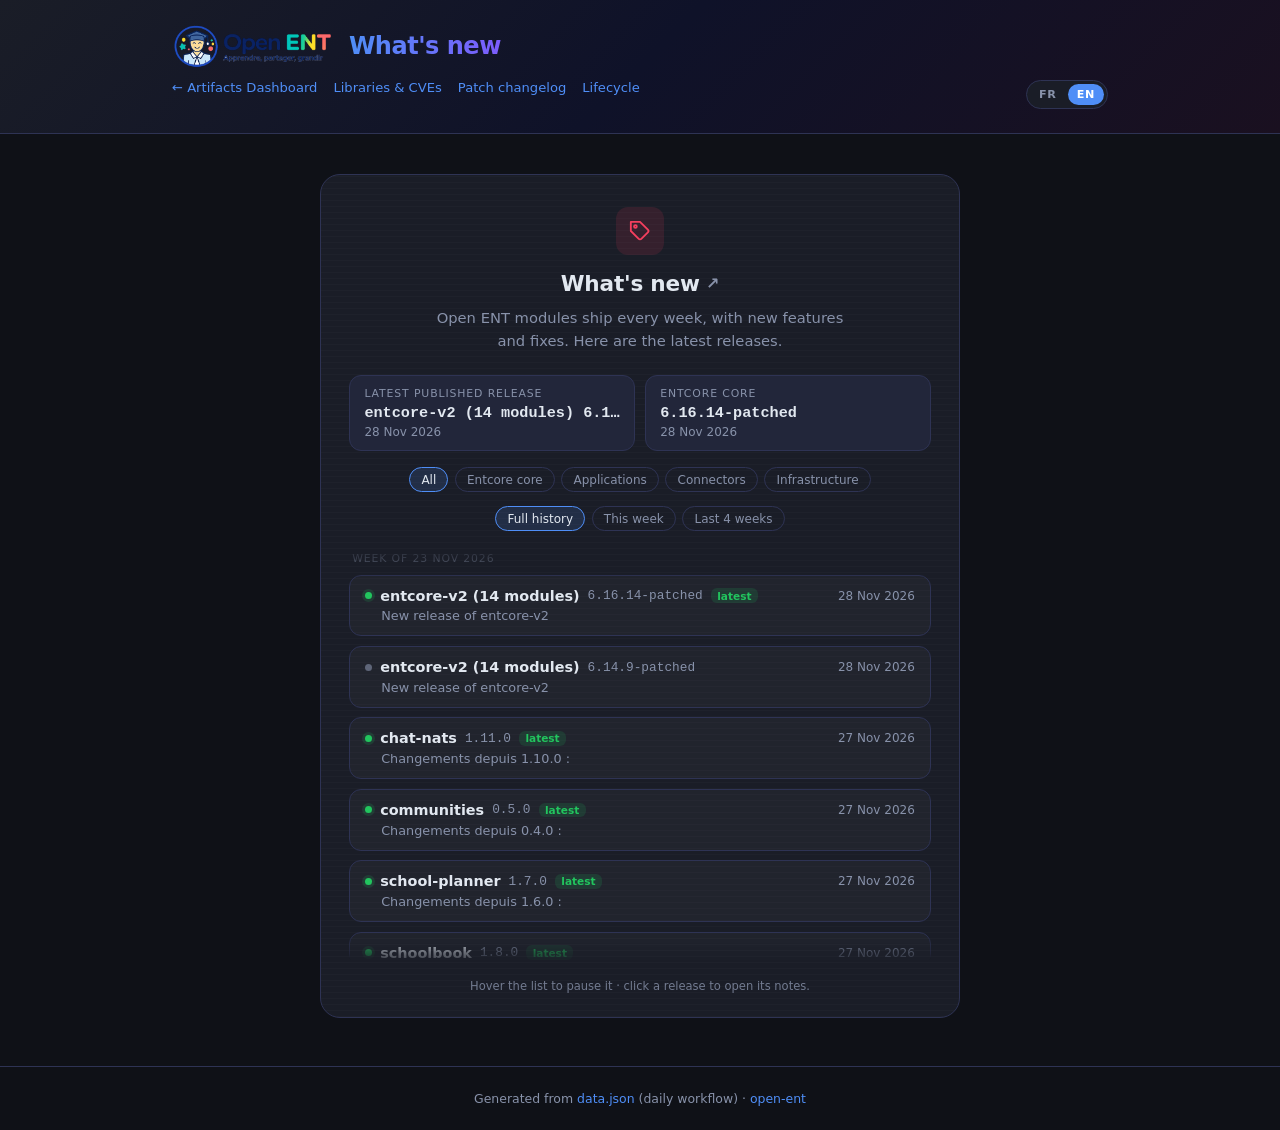
<file: updates.html>
<!DOCTYPE html>
<html lang="fr">
<head>
  <meta charset="UTF-8" />
  <meta name="viewport" content="width=device-width, initial-scale=1.0" />
  <title data-i18n="updates.title">Open-ENT — Nouveautés</title>
  <script src="./i18n.js"></script>
  <meta name="description" content="Les dernières versions publiées des modules Open ENT, semaine après semaine." />
  <style>
    :root {
      --bg: #0f1117;
      --surface: #1a1d27;
      --surface2: #22263a;
      --border: #2e3354;
      --accent: #4f8ef7;
      --accent2: #7c5cfc;
      --green: #22c55e;
      --yellow: #f59e0b;
      --rose: #f43f5e;
      --text: #e2e8f0;
      --muted: #8892aa;
      --font: 'Inter', system-ui, -apple-system, sans-serif;
      --mono: ui-monospace, SFMono-Regular, 'SF Mono', 'Fira Code', monospace;
    }
    * { box-sizing: border-box; margin: 0; padding: 0; }
    body { background: var(--bg); color: var(--text); font-family: var(--font); min-height: 100vh; }

    header {
      background: linear-gradient(135deg, #1a1d27 0%, #0f1229 50%, #1a1020 100%);
      border-bottom: 1px solid var(--border);
      padding: 1.5rem 0;
    }
    .header-inner { max-width: 1000px; margin: 0 auto; padding: 0 2rem; }
    .header-top { display: flex; align-items: center; gap: 1rem; }
    .header-logo { height: 44px; object-fit: contain; }
    h1.page-title { font-size: 1.5rem; font-weight: 700; letter-spacing: -0.02em; }
    h1.page-title span { background: linear-gradient(90deg, var(--accent), var(--accent2)); -webkit-background-clip: text; -webkit-text-fill-color: transparent; }
    .nav { display: flex; gap: 1rem; flex-wrap: wrap; margin-top: 0.75rem; }
    .nav a { font-size: 0.82rem; color: var(--accent); text-decoration: none; }
    .nav a:hover { text-decoration: underline; }

    main { max-width: 1000px; margin: 0 auto; padding: 2.5rem 2rem 3rem; }

    /* Carte « Nouveautés » (maquette learnhouse) */
    .updates {
      max-width: 640px; margin: 0 auto;
      background: var(--surface); border: 1px solid var(--border); border-radius: 20px;
      padding: 2rem 1.75rem 1.5rem;
      background-image:
        repeating-linear-gradient(0deg, rgba(255,255,255,0.018) 0 1px, transparent 1px 6px);
    }
    .updates-icon {
      width: 48px; height: 48px; margin: 0 auto 1rem;
      display: grid; place-items: center;
      border-radius: 12px; background: rgba(244,63,94,0.12); color: var(--rose);
    }
    .updates-icon svg { width: 22px; height: 22px; }
    .updates h2 {
      text-align: center; font-size: 1.35rem; font-weight: 700; letter-spacing: -0.01em;
      display: flex; align-items: center; justify-content: center; gap: 0.4rem;
    }
    .updates h2 a { color: var(--muted); text-decoration: none; font-size: 1rem; }
    .updates h2 a:hover { color: var(--text); }
    .updates .lead {
      text-align: center; color: var(--muted); font-size: 0.92rem; line-height: 1.6;
      max-width: 420px; margin: 0.6rem auto 1.4rem;
    }

    /* Version courante */
    .current {
      display: grid; grid-template-columns: 1fr 1fr; gap: 0.6rem; margin-bottom: 1rem;
    }
    .current-box {
      background: var(--surface2); border: 1px solid var(--border); border-radius: 12px;
      padding: 0.7rem 0.9rem; min-width: 0;
    }
    .current-label { font-size: 0.68rem; text-transform: uppercase; letter-spacing: 0.08em; color: var(--muted); }
    .current-value {
      font-family: var(--mono); font-size: 0.95rem; font-weight: 700; margin-top: 0.25rem;
      white-space: nowrap; overflow: hidden; text-overflow: ellipsis;
    }
    .current-sub { font-size: 0.75rem; color: var(--muted); margin-top: 0.15rem; }

    /* Filtres */
    .filters { display: flex; gap: 0.4rem; flex-wrap: wrap; justify-content: center; margin-bottom: 0.9rem; }
    .chip {
      background: transparent; border: 1px solid var(--border); color: var(--muted);
      border-radius: 999px; padding: 0.28rem 0.7rem; font: inherit; font-size: 0.75rem; cursor: pointer;
    }
    .chip:hover { color: var(--text); border-color: var(--accent); }
    .chip[aria-pressed="true"] { background: rgba(79,142,247,0.15); color: var(--text); border-color: var(--accent); }

    /* Défilement de bas en haut */
    .viewport {
      position: relative; height: 420px; overflow: hidden; border-radius: 12px;
      -webkit-mask-image: linear-gradient(to bottom, transparent 0, #000 8%, #000 92%, transparent 100%);
              mask-image: linear-gradient(to bottom, transparent 0, #000 8%, #000 92%, transparent 100%);
    }
    .track { display: flex; flex-direction: column; gap: 0.6rem; }
    .track.scrolling { animation: scroll-up var(--duration, 60s) linear infinite; }
    .viewport:hover .track, .viewport:focus-within .track { animation-play-state: paused; }
    @keyframes scroll-up {
      from { transform: translateY(0); }
      to   { transform: translateY(calc(-50% - 0.3rem)); }
    }
    @media (prefers-reduced-motion: reduce) {
      .track.scrolling { animation: none; }
      .viewport { overflow-y: auto; }
    }
    .viewport.static { overflow-y: auto; }

    .item {
      display: block; text-decoration: none; color: inherit;
      background: rgba(255,255,255,0.03); border: 1px solid var(--border); border-radius: 12px;
      padding: 0.75rem 0.95rem;
      transition: border-color 0.15s, background 0.15s;
    }
    .item:hover, .item:focus-visible { border-color: var(--accent); background: rgba(79,142,247,0.06); outline: none; }
    .item-top { display: flex; align-items: center; gap: 0.5rem; min-width: 0; }
    .dot { width: 7px; height: 7px; border-radius: 50%; background: var(--muted); flex-shrink: 0; opacity: 0.6; }
    .item.latest .dot { background: var(--green); opacity: 1; box-shadow: 0 0 0 3px rgba(34,197,94,0.15); }
    .item-module { font-weight: 700; font-size: 0.9rem; white-space: nowrap; overflow: hidden; text-overflow: ellipsis; min-width: 0; }
    .item-tag { font-family: var(--mono); font-size: 0.8rem; color: var(--muted); white-space: nowrap; flex-shrink: 0; }
    .badge {
      font-size: 0.66rem; font-weight: 600; padding: 0.08rem 0.4rem; border-radius: 6px;
      background: rgba(34,197,94,0.14); color: var(--green); flex-shrink: 0;
    }
    .item-date { margin-left: auto; font-size: 0.75rem; color: var(--muted); white-space: nowrap; padding-left: 0.5rem; }
    .item-desc {
      font-size: 0.8rem; color: var(--muted); margin-top: 0.3rem; padding-left: 1rem;
      white-space: nowrap; overflow: hidden; text-overflow: ellipsis;
    }
    .tag-inline { display: none; font-family: var(--mono); color: var(--text); margin-right: 0.4rem; }
    .week {
      font-size: 0.68rem; text-transform: uppercase; letter-spacing: 0.08em; color: var(--muted);
      padding: 0.4rem 0.2rem 0; opacity: 0.8;
    }
    .empty { color: var(--muted); text-align: center; padding: 2rem; font-size: 0.9rem; }
    .hint { text-align: center; font-size: 0.72rem; color: var(--muted); margin-top: 0.8rem; opacity: 0.8; }

    footer {
      border-top: 1px solid var(--border); padding: 1.5rem 2rem;
      text-align: center; font-size: 0.78rem; color: var(--muted);
    }
    footer a { color: var(--accent); text-decoration: none; }

    @media (max-width: 600px) {
      .header-inner, main { padding-left: 1rem; padding-right: 1rem; }
      .updates { padding: 1.5rem 1rem 1.25rem; }
      .current { grid-template-columns: 1fr; }
      .viewport { height: 380px; }
      .item-tag { display: none; }
      .item-desc .tag-inline { display: inline; }
    }
  </style>
</head>
<body>
<header>
  <div class="header-inner">
    <div class="header-top">
      <img src="logo-text.png" alt="Open-ENT" class="header-logo">
      <h1 class="page-title"><span data-i18n="updates.h1">Nouveautés</span></h1>
    </div>
    <nav class="nav">
      <a href="./" data-i18n="nav.dashboard">← Artifacts Dashboard</a>
      <a href="./security.html" data-i18n="nav.security">Librairies &amp; CVE</a>
      <a href="./changelog.html" data-i18n="nav.changelog">Changelog des patchs</a>
      <a href="./lcm.html" data-i18n="nav.lcm">Cycle de vie</a>
      <span data-lang-switch style="margin-left:auto;"></span>
    </nav>
  </div>
</header>

<main>
  <section class="updates" aria-labelledby="updates-title">
    <div class="updates-icon" aria-hidden="true">
      <svg viewBox="0 0 24 24" fill="none" stroke="currentColor" stroke-width="2" stroke-linecap="round" stroke-linejoin="round"><path d="M20.59 13.41l-7.17 7.17a2 2 0 0 1-2.83 0L2 12V2h10l8.59 8.59a2 2 0 0 1 0 2.82z"/><circle cx="7" cy="7" r="1.5"/></svg>
    </div>
    <h2 id="updates-title"><span data-i18n="updates.h1">Nouveautés</span> <a href="./changelog.html" title="Détail des patchs" data-i18n-title="updates.patchTip">↗</a></h2>
    <p class="lead" data-i18n="updates.lead">Les modules Open ENT sont publiés chaque semaine : nouvelles fonctionnalités et correctifs. Voici les dernières versions.</p>

    <div class="current" id="current"></div>

    <div class="filters" role="group" aria-label="Filtrer par section" data-i18n-aria-label="updates.filterSection" id="section-filters"></div>
    <div class="filters" role="group" aria-label="Filtrer par période" data-i18n-aria-label="updates.filterPeriod" id="period-filters"></div>

    <div class="viewport" id="viewport">
      <div class="track" id="track"><div class="empty" data-i18n="updates.loading">Chargement des versions…</div></div>
    </div>
    <p class="hint" data-i18n="updates.hint">Survolez la liste pour la mettre en pause · cliquez sur une version pour ses notes de release.</p>
  </section>
</main>

<footer>
  <span data-i18n="updates.footer" data-i18n-html>Généré à partir de <a href="./data.json">data.json</a> (workflow quotidien) ·</span>
  <a href="https://github.com/open-ent" target="_blank" rel="noopener">open-ent</a>
</footer>

<script>
  const sections = () => [
    { key: 'all', label: t('updates.all') },
    { key: 'entcore', label: t('updates.entcore') },
    { key: 'apps', label: t('sec.apps') },
    { key: 'connectors', label: t('sec.connectors') },
    { key: 'infra', label: t('sec.infra') },
  ];
  const periods = () => [
    { key: 0, label: t('updates.allHistory') },
    { key: 7, label: t('updates.thisWeek') },
    { key: 28, label: t('updates.last4Weeks') },
  ];
  const state = { section: 'all', period: 0 };
  let RELEASES = [], MODULES = [];

  const esc = s => String(s ?? '').replace(/[&<>"']/g, c => ({ '&': '&amp;', '<': '&lt;', '>': '&gt;', '"': '&quot;', "'": '&#39;' }[c]));
  const fmtDate = d => d ? new Date(d + 'T00:00:00').toLocaleDateString(I18N.locale, { day: 'numeric', month: 'short', year: 'numeric' }) : '';

  // Les notes de release sont souvent réduites au lien « Full Changelog » :
  // on en tire une ligne lisible (première puce, sinon « depuis X »).
  function summary(body, mod) {
    const lines = String(body || '').split('\n').map(l => l.trim()).filter(Boolean);
    for (const l of lines) {
      if (/^\*\*Full Changelog\*\*/i.test(l) || /^#+\s/.test(l) || /^<!--/.test(l)) continue;
      return l.replace(/^[-*]\s+/, '').replace(/\s+by @\S+ in https?:\S+$/, '').replace(/\*\*/g, '').replace(/\[([^\]]+)\]\([^)]+\)/g, '$1');
    }
    const cmp = String(body || '').match(/compare\/([^.\s]+(?:\.[^.\s]+)*?)\.\.\.(\S+)/);
    if (cmp) return t('updates.since', { tag: cmp[1] });
    return t('updates.newRelease', { module: mod });
  }

  // Lundi de la semaine (pour les séparateurs « Semaine du … »).
  function weekOf(d) {
    const dt = new Date(d + 'T00:00:00');
    const day = (dt.getDay() + 6) % 7;
    dt.setDate(dt.getDate() - day);
    return dt.toISOString().slice(0, 10);
  }

  function renderCurrent(modules) {
    const dated = RELEASES.filter(r => r.date);
    const newest = dated[0];
    const auth = modules.find(m => m.name === 'auth');
    const entcore = auth && auth.releases && auth.releases[0];
    document.getElementById('current').innerHTML = `
      <div class="current-box">
        <div class="current-label">${t('updates.latest')}</div>
        <div class="current-value">${newest ? esc(newest.label) + ' ' + esc(newest.tag) : '—'}</div>
        <div class="current-sub">${newest ? fmtDate(newest.date) : ''}</div>
      </div>
      <div class="current-box">
        <div class="current-label">${t('updates.entcore')}</div>
        <div class="current-value">${entcore ? esc(entcore.tag) : '—'}</div>
        <div class="current-sub">${entcore && entcore.published_at ? fmtDate(entcore.published_at) : ''}</div>
      </div>`;
  }

  function renderFilters() {
    document.getElementById('section-filters').innerHTML = sections().map(s =>
      `<button class="chip" data-section="${s.key}" aria-pressed="${state.section === s.key}">${s.label}</button>`).join('');
    document.getElementById('period-filters').innerHTML = periods().map(p =>
      `<button class="chip" data-period="${p.key}" aria-pressed="${state.period === p.key}">${p.label}</button>`).join('');
  }

  function renderList() {
    const track = document.getElementById('track');
    const viewport = document.getElementById('viewport');
    const since = state.period ? new Date(Date.now() - state.period * 864e5).toISOString().slice(0, 10) : null;
    const items = RELEASES.filter(r =>
      (state.section === 'all' || r.section === state.section) && (!since || (r.date && r.date >= since)));

    if (!items.length) {
      track.className = 'track';
      viewport.classList.add('static');
      track.innerHTML = `<div class="empty">${t('updates.none')}</div>`;
      return;
    }

    let lastWeek = null;
    const html = items.map(r => {
      const wk = r.date ? weekOf(r.date) : 'nd';
      const sep = wk !== lastWeek
        ? `<div class="week">${r.date ? t('updates.weekOf', { date: fmtDate(wk) }) : t('updates.noDate')}</div>` : '';
      lastWeek = wk;
      return `${sep}
        <a class="item${r.latest ? ' latest' : ''}" href="./#module-${encodeURIComponent(r.module)}" title="${esc(r.title)}">
          <div class="item-top">
            <span class="dot" aria-hidden="true"></span>
            <span class="item-module">${esc(r.label)}</span>
            <span class="item-tag">${esc(r.tag)}</span>
            ${r.latest ? '<span class="badge">latest</span>' : ''}
            <span class="item-date">${fmtDate(r.date)}</span>
          </div>
          <div class="item-desc"><span class="tag-inline">${esc(r.tag)}</span>${esc(r.summary)}</div>
        </a>`;
    }).join('');

    // Liste dupliquée : l'animation remonte de la moitié de la piste puis
    // reboucle sans à-coup. Pas de défilement si tout tient dans la zone.
    track.className = 'track';
    track.innerHTML = html;
    viewport.classList.remove('static');
    const reduce = window.matchMedia('(prefers-reduced-motion: reduce)').matches;
    if (!reduce && track.scrollHeight > viewport.clientHeight) {
      track.innerHTML = html + `<div aria-hidden="true" style="display:contents">${html}</div>`;
      track.querySelectorAll('[aria-hidden="true"] a').forEach(a => a.tabIndex = -1);
      track.style.setProperty('--duration', Math.max(20, items.length * 2.2) + 's');
      track.className = 'track scrolling';
    } else {
      viewport.classList.add('static');
    }
  }

  document.addEventListener('click', e => {
    const s = e.target.closest('[data-section]');
    const p = e.target.closest('[data-period]');
    if (s) state.section = s.dataset.section;
    else if (p) state.period = Number(p.dataset.period);
    else return;
    renderFilters();
    renderList();
  });

  // Les libellés dérivés (résumés, sections) sont reconstruits à chaque
  // changement de langue, d'où le passage par buildAndRender().
  function buildAndRender() {
      const modules = MODULES;
      // Une ligne par dépôt et par version : les 14 modules du socle publiés
      // ensemble par entcore-v2 ne font qu'une entrée « entcore-v2 (14 modules) ».
      const byKey = new Map();
      for (const m of modules) (m.releases || []).forEach((r, i) => {
        const repo = (m.repo_url || '').split('/').pop() || m.name;
        const key = repo + '@' + r.tag;
        if (!byKey.has(key)) byKey.set(key, {
          repo, modules: [], section: m.section || 'apps', tag: r.tag,
          date: r.published_at || '', latest: i === 0, body: r.body,
        });
        const e = byKey.get(key);
        e.modules.push(m.name);
        e.latest = e.latest || i === 0;
        if (!e.body && r.body) e.body = r.body;
      });
      RELEASES = [...byKey.values()].map(e => {
        const single = e.modules.length === 1;
        return {
          ...e,
          module: e.modules[0],
          label: single ? e.modules[0] : `${e.repo} (${e.modules.length} modules)`,
          title: single ? `${e.modules[0]} ${e.tag}` : `${e.tag} : ${e.modules.join(', ')}`,
          summary: summary(e.body, single ? e.modules[0] : e.repo),
        };
      });
      // Plus récent d'abord ; à date égale, la release la plus récente du module
      // passe devant ; les versions sans date en fin de liste.
      RELEASES.sort((a, b) => (b.date || '').localeCompare(a.date || '') || (b.latest - a.latest) || a.module.localeCompare(b.module));
      renderCurrent(modules);
      renderFilters();
      renderList();
  }

  fetch('./data.json', { cache: 'no-cache' })
    .then(r => r.json())
    .then(data => {
      MODULES = data.modules || [];
      buildAndRender();
    })
    .catch(() => {
      document.getElementById('track').innerHTML = `<div class="empty">${t('updates.error')}</div>`;
    });

  I18N.onChange(() => { if (MODULES.length) buildAndRender(); });
</script>
</body>
</html>
</file>
<file: uptime/styles.css>
:root {
  --bg: #08111f;
  --bg2: #0f2240;
  --panel: rgba(255, 255, 255, 0.08);
  --panel-border: rgba(255, 255, 255, 0.2);
  --text: #eef4ff;
  --muted: #bfd0ef;
  --up: #27d07d;
  --down: #ff4d6d;
  --warn: #ffb800;
  --accent: #3ea6ff;
  --maint: #3ea6ff;
}

* { box-sizing: border-box; }

/* L'attribut `hidden` ne pose que `display:none` via la feuille de l'agent
   utilisateur : n'importe quelle regle de classe le bat (`.maint-banner` est en
   `display:flex`). Sans ce garde-fou, le bandeau de maintenance restait affiche
   et vide alors qu'aucune fenetre n'etait active — constate en production. */
[hidden] { display: none !important; }

html, body {
  margin: 0;
  min-height: 100%;
  font-family: "Space Grotesk", "Segoe UI", Tahoma, sans-serif;
  color: var(--text);
  background:
    radial-gradient(1200px 500px at 10% -10%, #2455a3 0%, transparent 65%),
    radial-gradient(900px 400px at 90% 0%, #20487f 0%, transparent 70%),
    linear-gradient(180deg, var(--bg2), var(--bg));
}

.bg-shape {
  position: fixed;
  border-radius: 50%;
  filter: blur(70px);
  opacity: 0.35;
  pointer-events: none;
}

.bg-shape-1 {
  width: 300px;
  height: 300px;
  background: #3ea6ff;
  top: 10%;
  left: -80px;
}

.bg-shape-2 {
  width: 380px;
  height: 380px;
  background: #4f8df5;
  right: -110px;
  top: 45%;
}

.wrap {
  max-width: 1200px;
  margin: 0 auto;
  padding: 28px 16px 60px;
  position: relative;
  z-index: 1;
}

.glass {
  background: var(--panel);
  border: 1px solid var(--panel-border);
  border-radius: 20px;
  backdrop-filter: blur(8px);
}

.hero {
  display: flex;
  justify-content: space-between;
  align-items: center;
  gap: 18px;
  padding: 24px;
  animation: rise 420ms ease;
}

.eyebrow {
  color: var(--muted);
  text-transform: uppercase;
  letter-spacing: 0.08em;
  font-size: 12px;
  margin: 0 0 6px;
}

h1 {
  margin: 0;
  font-size: clamp(24px, 4vw, 38px);
  line-height: 1.1;
}

.subtitle {
  color: var(--muted);
  margin: 10px 0 0;
}

.status-pulse {
  padding: 12px 16px;
  border-radius: 999px;
  border: 1px solid rgba(255, 255, 255, 0.28);
  display: inline-flex;
  align-items: center;
  gap: 10px;
  font-weight: 700;
}

.dot {
  width: 12px;
  height: 12px;
  border-radius: 50%;
  background: var(--warn);
  box-shadow: 0 0 0 0 rgba(255, 184, 0, 0.6);
  animation: pulse 1.7s infinite;
}

.metrics {
  margin-top: 16px;
  display: grid;
  grid-template-columns: repeat(4, minmax(0, 1fr));
  gap: 12px;
}

.metric {
  padding: 16px;
  animation: rise 500ms ease;
}

.metric h2 {
  margin: 0;
  font-size: 14px;
  color: var(--muted);
  font-weight: 600;
}

.metric p {
  margin: 8px 0 0;
  font-size: clamp(24px, 3vw, 36px);
  font-weight: 800;
}

.panel-grid {
  margin-top: 16px;
  display: grid;
  grid-template-columns: 1fr;
  gap: 12px;
}

.panel {
  padding: 16px;
  animation: rise 580ms ease;
}

.panel-head {
  display: flex;
  justify-content: space-between;
  align-items: baseline;
  gap: 12px;
  margin-bottom: 10px;
}

.panel h3 {
  margin: 0;
  font-size: 18px;
}

.muted {
  color: var(--muted);
  font-size: 13px;
}

#latencyChart {
  width: 100%;
  height: auto;
  border-radius: 12px;
  background: rgba(8, 17, 31, 0.5);
}

.uptime-bar {
  display: grid;
  grid-template-columns: repeat(48, 1fr);
  gap: 2px;
}

.uptime-cell {
  height: 12px;
  border-radius: 2px;
  background: rgba(255, 255, 255, 0.18);
}

.uptime-cell.up { background: var(--up); }
.uptime-cell.down { background: var(--down); }
.uptime-cell.maint { background: var(--maint); }

.legend {
  display: inline-block;
  width: 9px;
  height: 9px;
  border-radius: 2px;
  margin: 0 3px 0 10px;
  vertical-align: baseline;
}
.legend:first-child { margin-left: 0; }
.legend.up { background: var(--up); }
.legend.down { background: var(--down); }
.legend.maint { background: var(--maint); }

.avail-note {
  margin: 10px 2px 0;
}

/* ---------- bandeau maintenance ---------- */
.maint-banner {
  display: flex;
  gap: 16px;
  align-items: flex-start;
  margin-bottom: 16px;
  padding: 18px 20px;
  border-radius: 20px;
  border: 1px solid rgba(62, 166, 255, 0.45);
  background: linear-gradient(135deg, rgba(62, 166, 255, 0.18), rgba(62, 166, 255, 0.06));
  animation: rise 380ms ease;
}

.maint-banner.is-active {
  border-color: rgba(62, 166, 255, 0.75);
  box-shadow: 0 0 0 1px rgba(62, 166, 255, 0.25), 0 14px 40px -18px rgba(62, 166, 255, 0.9);
}

.maint-icon {
  width: 42px;
  height: 42px;
  flex-shrink: 0;
  border-radius: 12px;
  display: grid;
  place-items: center;
  background: rgba(62, 166, 255, 0.2);
  border: 1px solid rgba(62, 166, 255, 0.4);
  color: var(--maint);
}

.maint-icon svg { width: 21px; height: 21px; }

.maint-kicker {
  margin: 0;
  font-size: 12px;
  font-weight: 700;
  letter-spacing: 0.08em;
  text-transform: uppercase;
  color: var(--maint);
}

.maint-body h2 {
  margin: 4px 0 0;
  font-size: 21px;
  line-height: 1.2;
}

.maint-desc {
  margin: 8px 0 0;
  color: var(--muted);
  font-size: 14px;
}

.maint-when {
  margin: 8px 0 0;
  font-size: 13px;
  font-weight: 700;
  color: var(--text);
}

.maint-item.is-active { border-color: rgba(62, 166, 255, 0.55); }

.tag {
  display: inline-block;
  font-size: 10.5px;
  font-weight: 800;
  letter-spacing: 0.06em;
  text-transform: uppercase;
  padding: 3px 8px;
  border-radius: 999px;
  margin-right: 8px;
  vertical-align: 1px;
}
.tag-active { background: rgba(62, 166, 255, 0.22); color: var(--maint); }
.tag-upcoming { background: rgba(255, 184, 0, 0.18); color: var(--warn); }
.tag-past { background: rgba(255, 255, 255, 0.1); color: var(--muted); }
.tag-cancelled { background: rgba(255, 77, 109, 0.16); color: var(--down); }

.incidents-list {
  list-style: none;
  margin: 0;
  padding: 0;
  display: grid;
  gap: 8px;
}

.incident {
  padding: 10px 12px;
  border-radius: 12px;
  border: 1px solid rgba(255, 255, 255, 0.18);
  background: rgba(8, 17, 31, 0.5);
}

.incident-title {
  margin: 0;
  font-weight: 700;
  font-size: 14px;
}

.incident-meta {
  margin: 4px 0 0;
  color: var(--muted);
  font-size: 12px;
}

@keyframes pulse {
  0% { box-shadow: 0 0 0 0 rgba(255, 184, 0, 0.7); }
  70% { box-shadow: 0 0 0 12px rgba(255, 184, 0, 0); }
  100% { box-shadow: 0 0 0 0 rgba(255, 184, 0, 0); }
}

@keyframes rise {
  from { opacity: 0; transform: translateY(10px); }
  to { opacity: 1; transform: translateY(0); }
}

@media (max-width: 1000px) {
  .metrics { grid-template-columns: repeat(2, minmax(0, 1fr)); }
}

@media (max-width: 760px) {
  .hero {
    flex-direction: column;
    align-items: flex-start;
  }
  .metrics { grid-template-columns: 1fr; }
  .uptime-bar { grid-template-columns: repeat(24, 1fr); }
}
</file>
